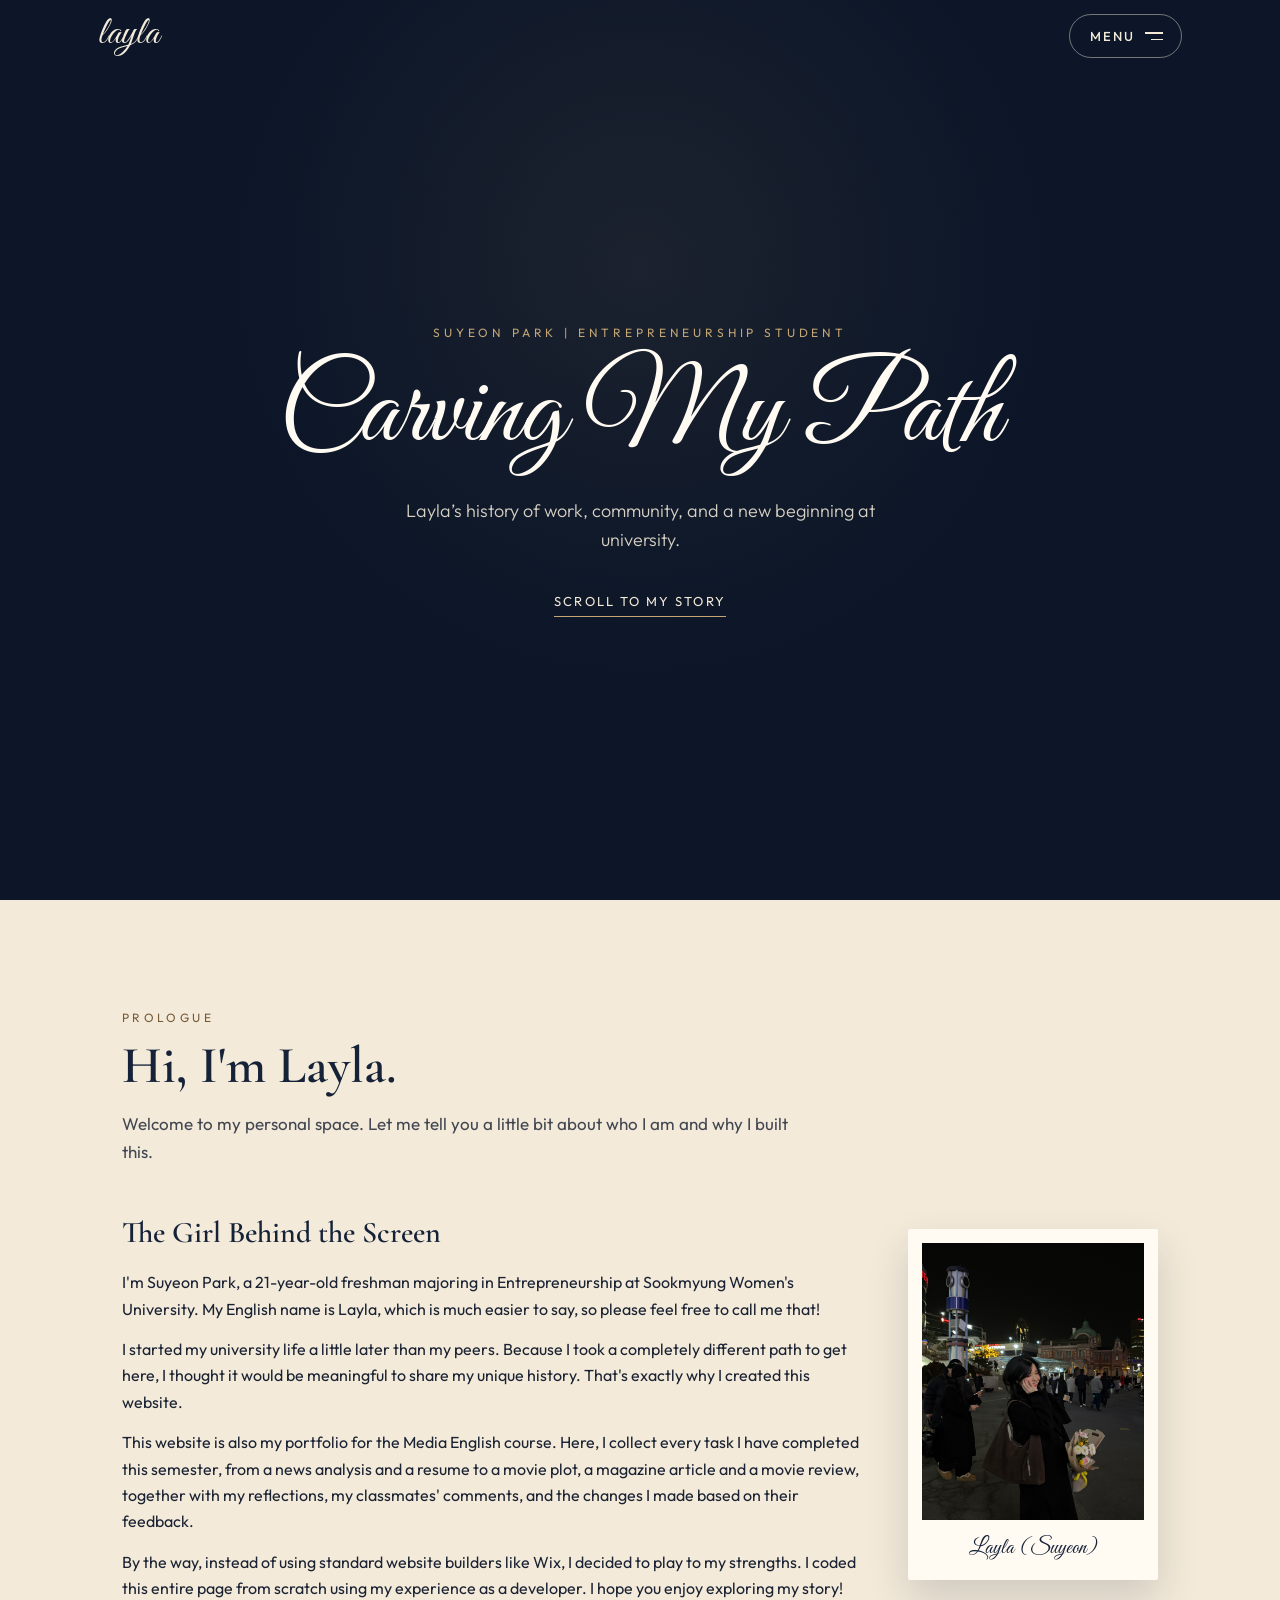
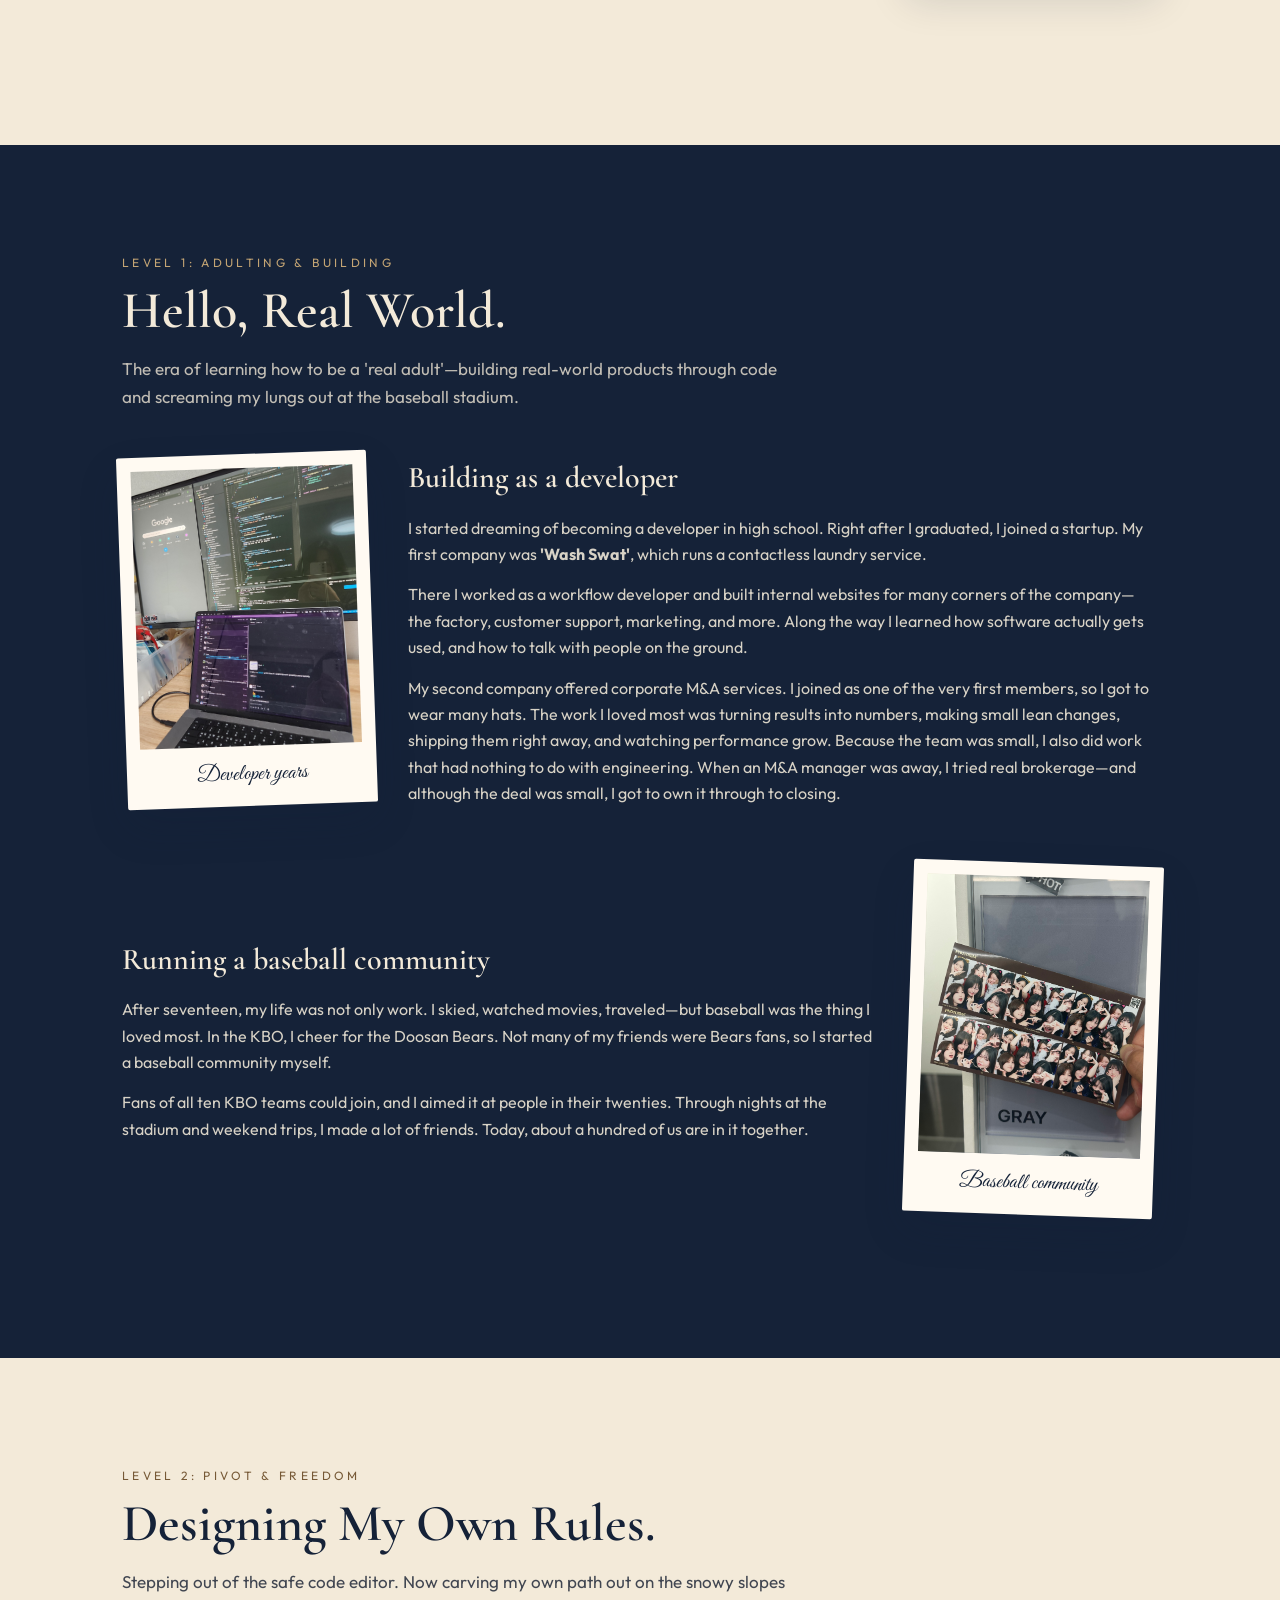
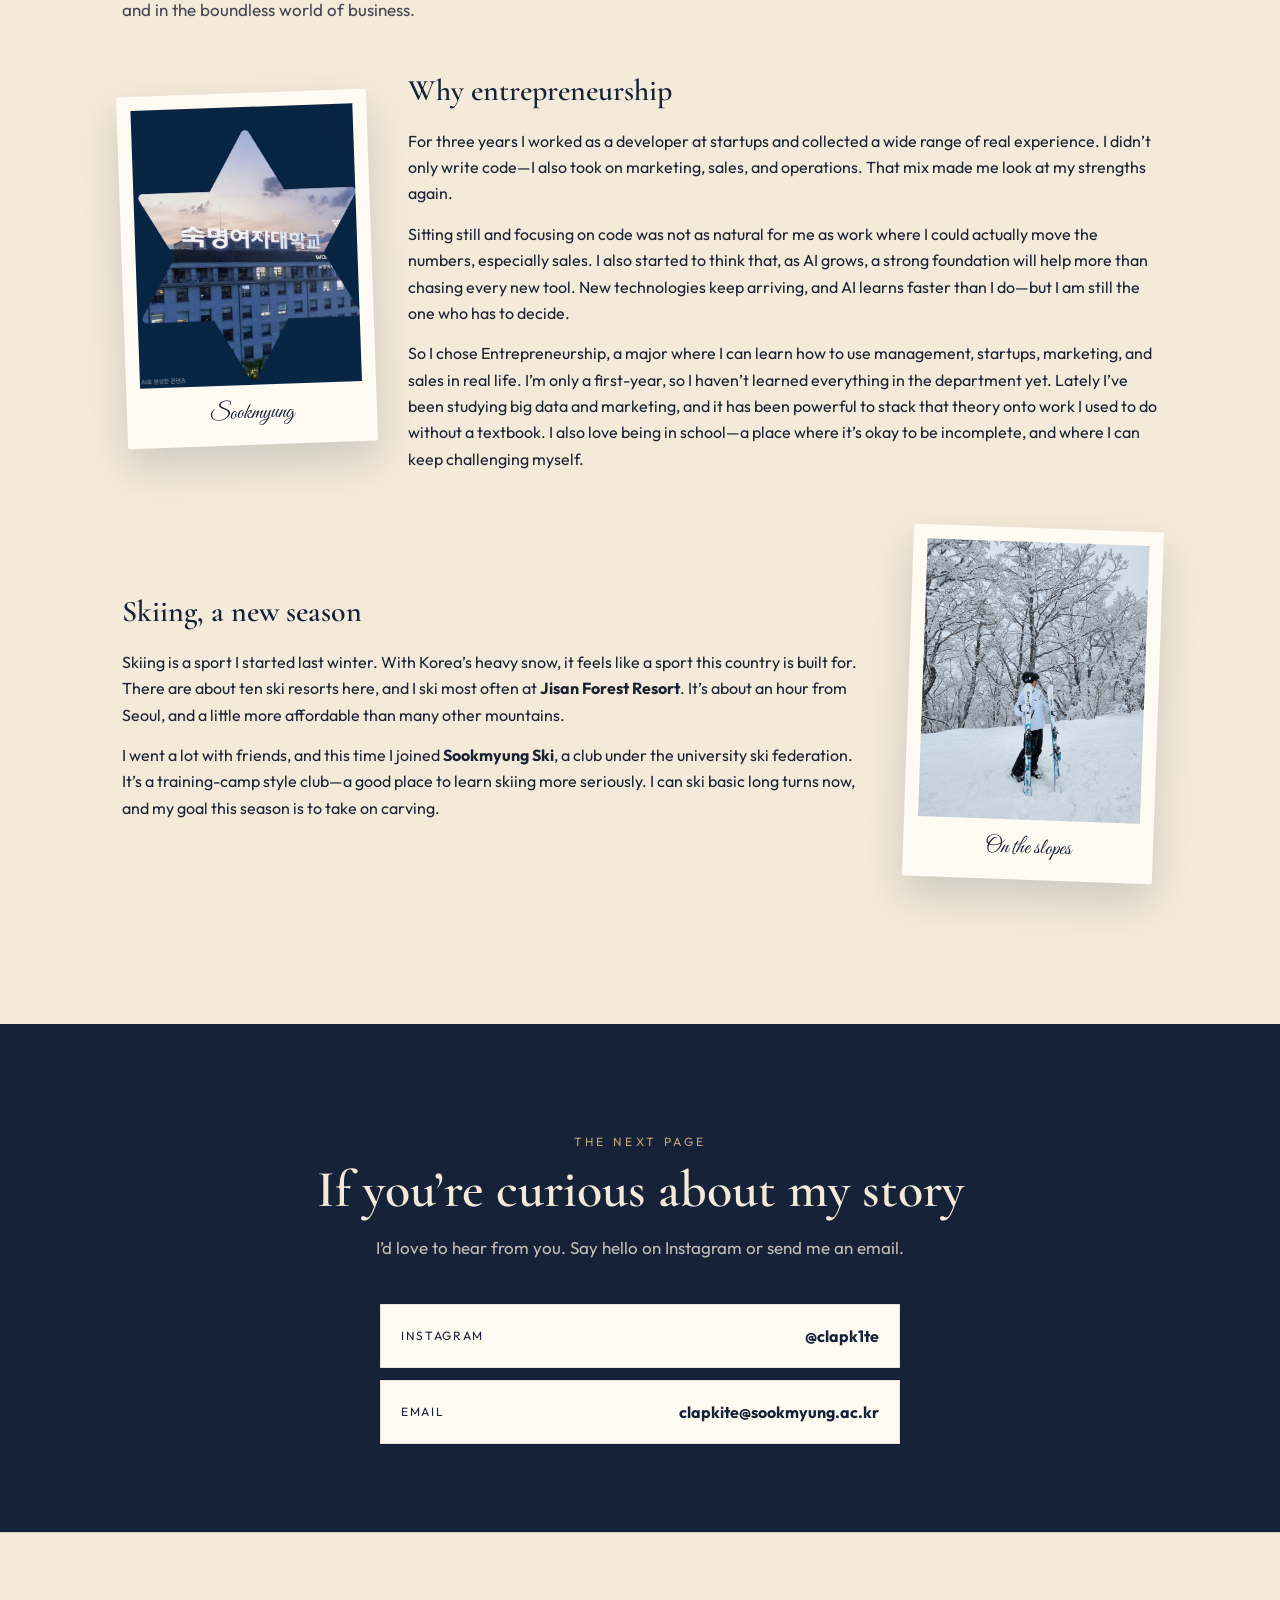
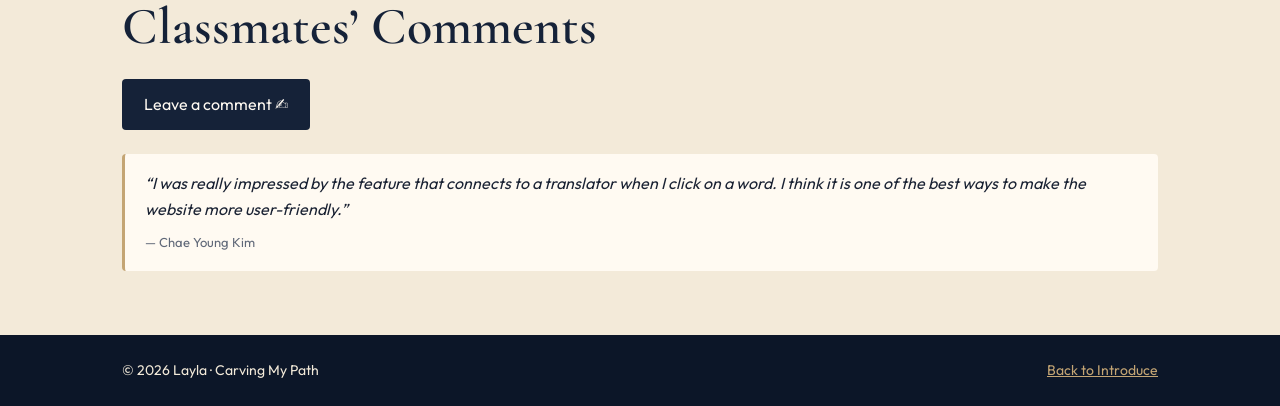
<file: index.html>
<!doctype html>
<html lang="en">
  <head>
    <meta charset="UTF-8" />
    <meta name="viewport" content="width=device-width, initial-scale=1.0" />
    <title>Carving My Path — Layla</title>
    <link rel="preconnect" href="https://fonts.googleapis.com" />
    <link rel="preconnect" href="https://fonts.gstatic.com" crossorigin />
    <link
      href="https://fonts.googleapis.com/css2?family=Cormorant+Garamond:ital,wght@0,500;0,600;0,700;1,500&family=Great+Vibes&family=Outfit:wght@300;400;500;600&display=swap"
      rel="stylesheet"
    />
    <link rel="stylesheet" href="css/common.css" />
    <link rel="stylesheet" href="introduce.css" />
  </head>
  <body data-page="introduce">
    <a class="skip-link" href="#page-content">Skip to content</a>
    <site-header></site-header>
    <main id="page-content">
      <section class="hero" id="main">
        <video
          class="hero__video"
          id="heroVideo"
          autoplay
          muted
          loop
          playsinline
          poster="assets/img/hero-fallback.svg"
        >
          <source src="assets/video/fireworks.mp4" type="video/mp4" />
        </video>
        <div class="hero__veil"></div>
        <div class="hero__content">
          <p class="hero__kicker">Suyeon Park | Entrepreneurship Student</p>
          <h1 class="hero__title">Carving My Path</h1>
          <p class="hero__sub">
            Layla’s history of work, community, and a new beginning at
            university.
          </p>
          <a class="scrollHint" href="#chapter1">Scroll to My Story</a>
        </div>
      </section>

      <section class="section" id="introduce">
        <div class="container">
          <p class="chapterLabel">Prologue</p>
          <h2 class="section__title">Hi, I'm Layla.</h2>
          <p class="section__lead">
            Welcome to my personal space. Let me tell you a little bit about who
            I am and why I built this.
          </p>

          <article class="storyRow storyRow--reverse">
            <!-- 왼쪽 글 영역 -->
            <div class="storyText reveal">
              <h3>The Girl Behind the Screen</h3>
              <p>
                I'm Suyeon Park, a 21-year-old freshman majoring in
                Entrepreneurship at Sookmyung Women's University. My English
                name is Layla, which is much easier to say, so please feel free
                to call me that!
              </p>
              <p>
                I started my university life a little later than my peers.
                Because I took a completely different path to get here, I
                thought it would be meaningful to share my unique history.
                That's exactly why I created this website.
              </p>
              <p>
                This website is also my portfolio for the Media English course.
                Here, I collect every task I have completed this semester, from
                a news analysis and a resume to a movie plot, a magazine
                article and a movie review, together with my reflections, my classmates' comments,
                and the changes I made based on their feedback.
              </p>
              <p>
                By the way, instead of using standard website builders like Wix,
                I decided to play to my strengths. I coded this entire page from
                scratch using my experience as a developer. I hope you enjoy
                exploring my story!
              </p>
            </div>

            <!-- 오른쪽 사진 영역 (오리지널 포맷 유지) -->
            <figure class="polaroid reveal">
              <!-- 사진 파일 이름(assets/img/profile.jpg 등)을 본인 사진 이름으로 바꿔주세요 -->
              <img src="assets/img/profile.jpeg" alt="Layla Profile Picture" />
              <figcaption>Layla (Suyeon)</figcaption>
            </figure>
          </article>
        </div>
      </section>

      <section class="section section--navy" id="chapter1">
        <div class="container">
          <p class="chapterLabel">Level 1: Adulting & Building</p>
          <h2 class="section__title">Hello, Real World.</h2>
          <p class="section__lead">
            The era of learning how to be a 'real adult'—building real-world
            products through code and screaming my lungs out at the baseball
            stadium.
          </p>

          <article class="storyRow">
            <figure class="polaroid">
              <!--
                PUT YOUR DEVELOPER PHOTO HERE:
                Replace this file: assets/img/dev.jpg
                (keep the same file name, or change src below)
              -->
              <img
                src="assets/img/dev.jpeg"
                alt="Layla working as a developer"
              />
              <figcaption>Developer years</figcaption>
            </figure>
            <div class="storyText">
              <h3>Building as a developer</h3>
              <p>
                I started dreaming of becoming a developer in high school. Right
                after I graduated, I joined a startup. My first company was
                <strong>'Wash Swat'</strong>, which runs a contactless laundry
                service.
              </p>
              <p>
                There I worked as a workflow developer and built internal
                websites for many corners of the company—the factory, customer
                support, marketing, and more. Along the way I learned how
                software actually gets used, and how to talk with people on the
                ground.
              </p>
              <p>
                My second company offered corporate M&amp;A services. I joined
                as one of the very first members, so I got to wear many hats.
                The work I loved most was turning results into numbers, making
                small lean changes, shipping them right away, and watching
                performance grow. Because the team was small, I also did work
                that had nothing to do with engineering. When an M&amp;A manager
                was away, I tried real brokerage—and although the deal was
                small, I got to own it through to closing.
              </p>
            </div>
          </article>

          <article class="storyRow storyRow--reverse">
            <figure class="polaroid">
              <!--
                PUT YOUR BASEBALL CLUB LOGO / PHOTO HERE:
                Replace this file: assets/img/baseball-club.jpg
              -->
              <img
                src="assets/img/baseball-club.jpeg"
                alt="Logo of Layla’s baseball community"
              />
              <figcaption>Baseball community</figcaption>
            </figure>
            <div class="storyText">
              <h3>Running a baseball community</h3>
              <p>
                After seventeen, my life was not only work. I skied, watched
                movies, traveled—but baseball was the thing I loved most. In the
                KBO, I cheer for the Doosan Bears. Not many of my friends were
                Bears fans, so I started a baseball community myself.
              </p>
              <p>
                Fans of all ten KBO teams could join, and I aimed it at people
                in their twenties. Through nights at the stadium and weekend
                trips, I made a lot of friends. Today, about a hundred of us are
                in it together.
              </p>
            </div>
          </article>
        </div>
      </section>

      <section class="section" id="chapter2">
        <div class="container">
          <p class="chapterLabel">Level 2: Pivot & Freedom</p>
          <h2 class="section__title">Designing My Own Rules.</h2>
          <p class="section__lead">
            Stepping out of the safe code editor. Now carving my own path out on
            the snowy slopes and in the boundless world of business.
          </p>

          <article class="storyRow">
            <figure class="polaroid">
              <!--
                PUT YOUR SOOKMYUNG PHOTO HERE:
                Replace this file: assets/img/sookmyung.jpg
              -->
              <img
                src="assets/img/sookmyung.jpeg"
                alt="Sookmyung Women’s University"
              />
              <figcaption>Sookmyung</figcaption>
            </figure>
            <div class="storyText">
              <h3>Why entrepreneurship</h3>
              <p>
                For three years I worked as a developer at startups and
                collected a wide range of real experience. I didn’t only write
                code—I also took on marketing, sales, and operations. That mix
                made me look at my strengths again.
              </p>
              <p>
                Sitting still and focusing on code was not as natural for me as
                work where I could actually move the numbers, especially sales.
                I also started to think that, as AI grows, a strong foundation
                will help more than chasing every new tool. New technologies
                keep arriving, and AI learns faster than I do—but I am still the
                one who has to decide.
              </p>
              <p>
                So I chose Entrepreneurship, a major where I can learn how to
                use management, startups, marketing, and sales in real life. I’m
                only a first-year, so I haven’t learned everything in the
                department yet. Lately I’ve been studying big data and
                marketing, and it has been powerful to stack that theory onto
                work I used to do without a textbook. I also love being in
                school—a place where it’s okay to be incomplete, and where I can
                keep challenging myself.
              </p>
            </div>
          </article>

          <article class="storyRow storyRow--reverse">
            <figure class="polaroid">
              <!--
                PUT YOUR SKIING PHOTO HERE:
                Replace this file: assets/img/ski.jpg
              -->
              <img src="assets/img/ski.jpeg" alt="Layla skiing" />
              <figcaption>On the slopes</figcaption>
            </figure>
            <div class="storyText">
              <h3>Skiing, a new season</h3>
              <p>
                Skiing is a sport I started last winter. With Korea’s heavy
                snow, it feels like a sport this country is built for. There are
                about ten ski resorts here, and I ski most often at
                <strong>Jisan Forest Resort</strong>. It’s about an hour from
                Seoul, and a little more affordable than many other mountains.
              </p>
              <p>
                I went a lot with friends, and this time I joined
                <strong>Sookmyung Ski</strong>, a club under the university ski
                federation. It’s a training-camp style club—a good place to
                learn skiing more seriously. I can ski basic long turns now, and
                my goal this season is to take on carving.
              </p>
            </div>
          </article>
        </div>
      </section>

      <section class="section contact section--navy" id="contact">
        <div class="container contact__inner">
          <p class="chapterLabel">The next page</p>
          <h2 class="section__title">If you’re curious about my story</h2>
          <p class="section__lead">
            I’d love to hear from you. Say hello on Instagram or send me an
            email.
          </p>
          <div class="contactCard">
            <a
              class="contactItem"
              href="https://instagram.com/clapk1te"
              target="_blank"
              rel="noreferrer"
            >
              <!-- Replace your_id with your Instagram handle in both the href and the text. -->
              <span>Instagram</span>
              <strong>@clapk1te</strong>
            </a>
            <a class="contactItem" href="mailto:clapkite@sookmyung.ac.kr">
              <!-- Replace your@email.com in both the href and the text. -->
              <span>Email</span>
              <strong>clapkite@sookmyung.ac.kr</strong>
            </a>
          </div>
        </div>
      </section>
      <site-comments page="Introduce"></site-comments>
    </main>

    <site-footer></site-footer>
    <script src="components/header.js" defer></script>
    <script src="components/footer.js" defer></script>
    <script src="components/comments-data.js" defer></script>
    <script src="components/comments.js" defer></script>
    <script src="js/script.js" defer></script>
  </body>
</html>
</file>
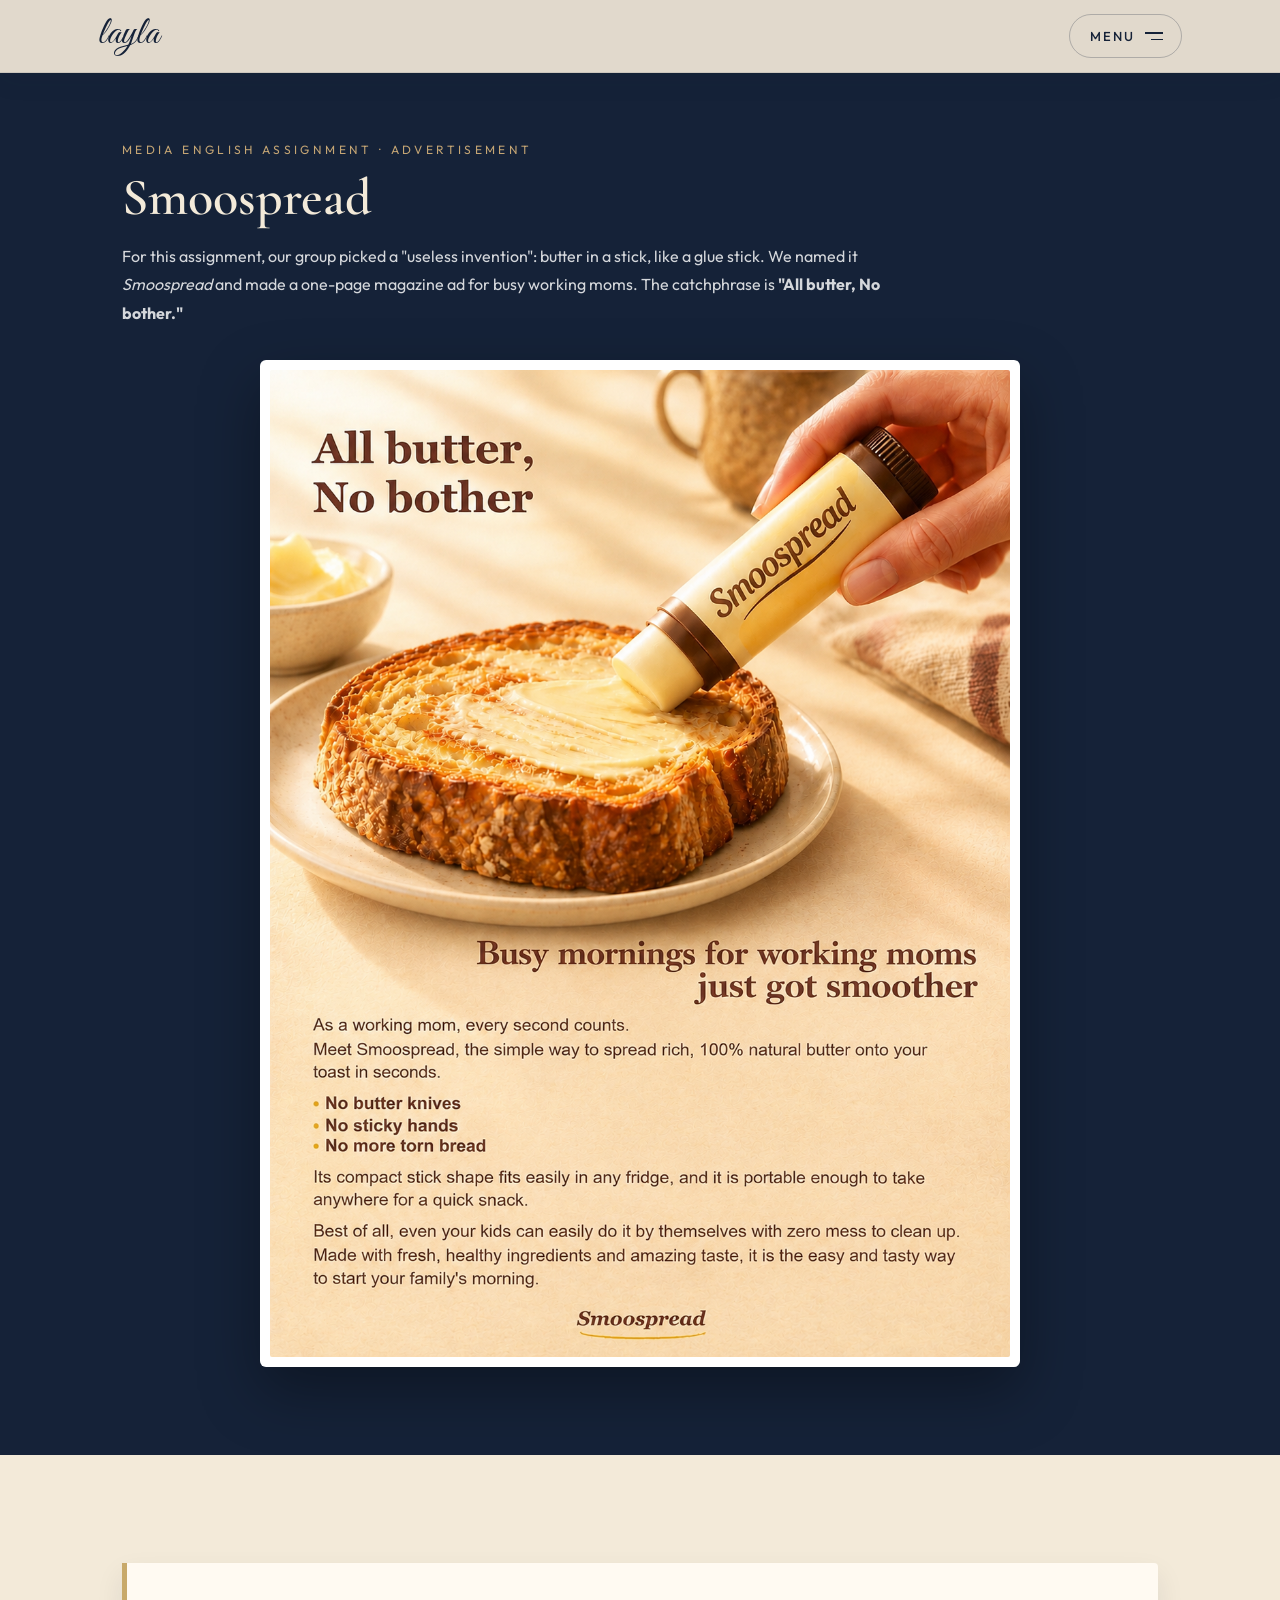
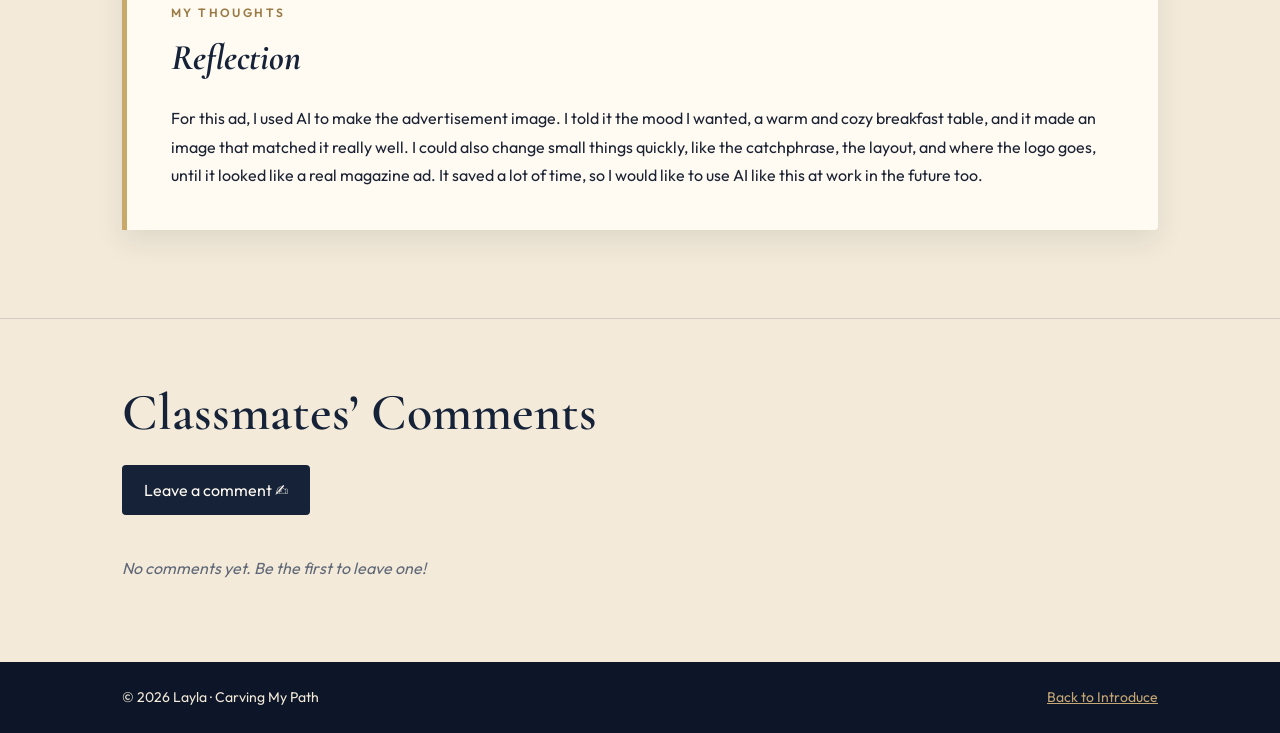
<file: advertisement/index.html>
<!doctype html>
<html lang="en">
  <head>
    <script>
      // /advertisement -> /advertisement/ 로 보정 (CSS·JS 경로 깨짐 방지)
      if (
        location.protocol !== "file:" &&
        !/\/$|\.html$/.test(location.pathname)
      ) {
        location.replace(
          location.pathname + "/" + location.search + location.hash,
        );
      }
    </script>
    <meta charset="UTF-8" />
    <meta name="viewport" content="width=device-width, initial-scale=1.0" />
    <title>Advertisement — Carving My Path</title>
    <link rel="preconnect" href="https://fonts.googleapis.com" />
    <link rel="preconnect" href="https://fonts.gstatic.com" crossorigin />
    <link
      href="https://fonts.googleapis.com/css2?family=Cormorant+Garamond:ital,wght@0,500;0,600;0,700;1,500&family=Great+Vibes&family=Outfit:wght@300;400;500;600&display=swap"
      rel="stylesheet"
    />
    <link rel="stylesheet" href="../css/common.css" />
    <link rel="stylesheet" href="advertisement.css" />
  </head>
  <body data-page="ad">
    <a class="skip-link" href="#page-content">Skip to content</a>
    <site-header></site-header>
    <main id="page-content">
      <section class="section section--navy" id="advertisement">
        <div class="container">
          <p class="chapterLabel">Media English Assignment · Advertisement</p>
          <h1 class="section__title">Smoospread</h1>
          <p class="adIntro">
            For this assignment, our group picked a "useless invention": butter
            in a stick, like a glue stick. We named it <em>Smoospread</em> and
            made a one-page magazine ad for busy working moms. The catchphrase
            is <strong>"All butter, No bother."</strong>
          </p>

          <figure class="adFrame">
            <a
              href="../assets/img/smoospread-ad.png"
              target="_blank"
              rel="noopener"
            >
              <!-- 광고 이미지 파일: assets/img/smoospread-ad.png -->
              <img
                src="../assets/img/smoospread-ad.png"
                alt="Smoospread magazine advertisement: All butter, No bother"
              />
            </a>
          </figure>
        </div>
      </section>

      <section class="section" id="ad-reflection">
        <div class="container">
          <blockquote class="adReflection">
            <p class="adReflection__label">My Thoughts</p>
            <h2>Reflection</h2>
            <p>
              For this ad, I used AI to make the advertisement image. I told it
              the mood I wanted, a warm and cozy breakfast table, and it made an
              image that matched it really well. I could also change small
              things quickly, like the catchphrase, the layout, and where the
              logo goes, until it looked like a real magazine ad. It saved a lot
              of time, so I would like to use AI like this at work in the future
              too.
            </p>
          </blockquote>
        </div>
      </section>

      <site-comments page="Advertisement"></site-comments>
    </main>

    <site-footer></site-footer>
    <script src="../components/header.js" defer></script>
    <script src="../components/footer.js" defer></script>
    <script src="../components/comments-data.js" defer></script>
    <script src="../components/comments.js" defer></script>
    <script src="../js/script.js" defer></script>
  </body>
</html>
</file>
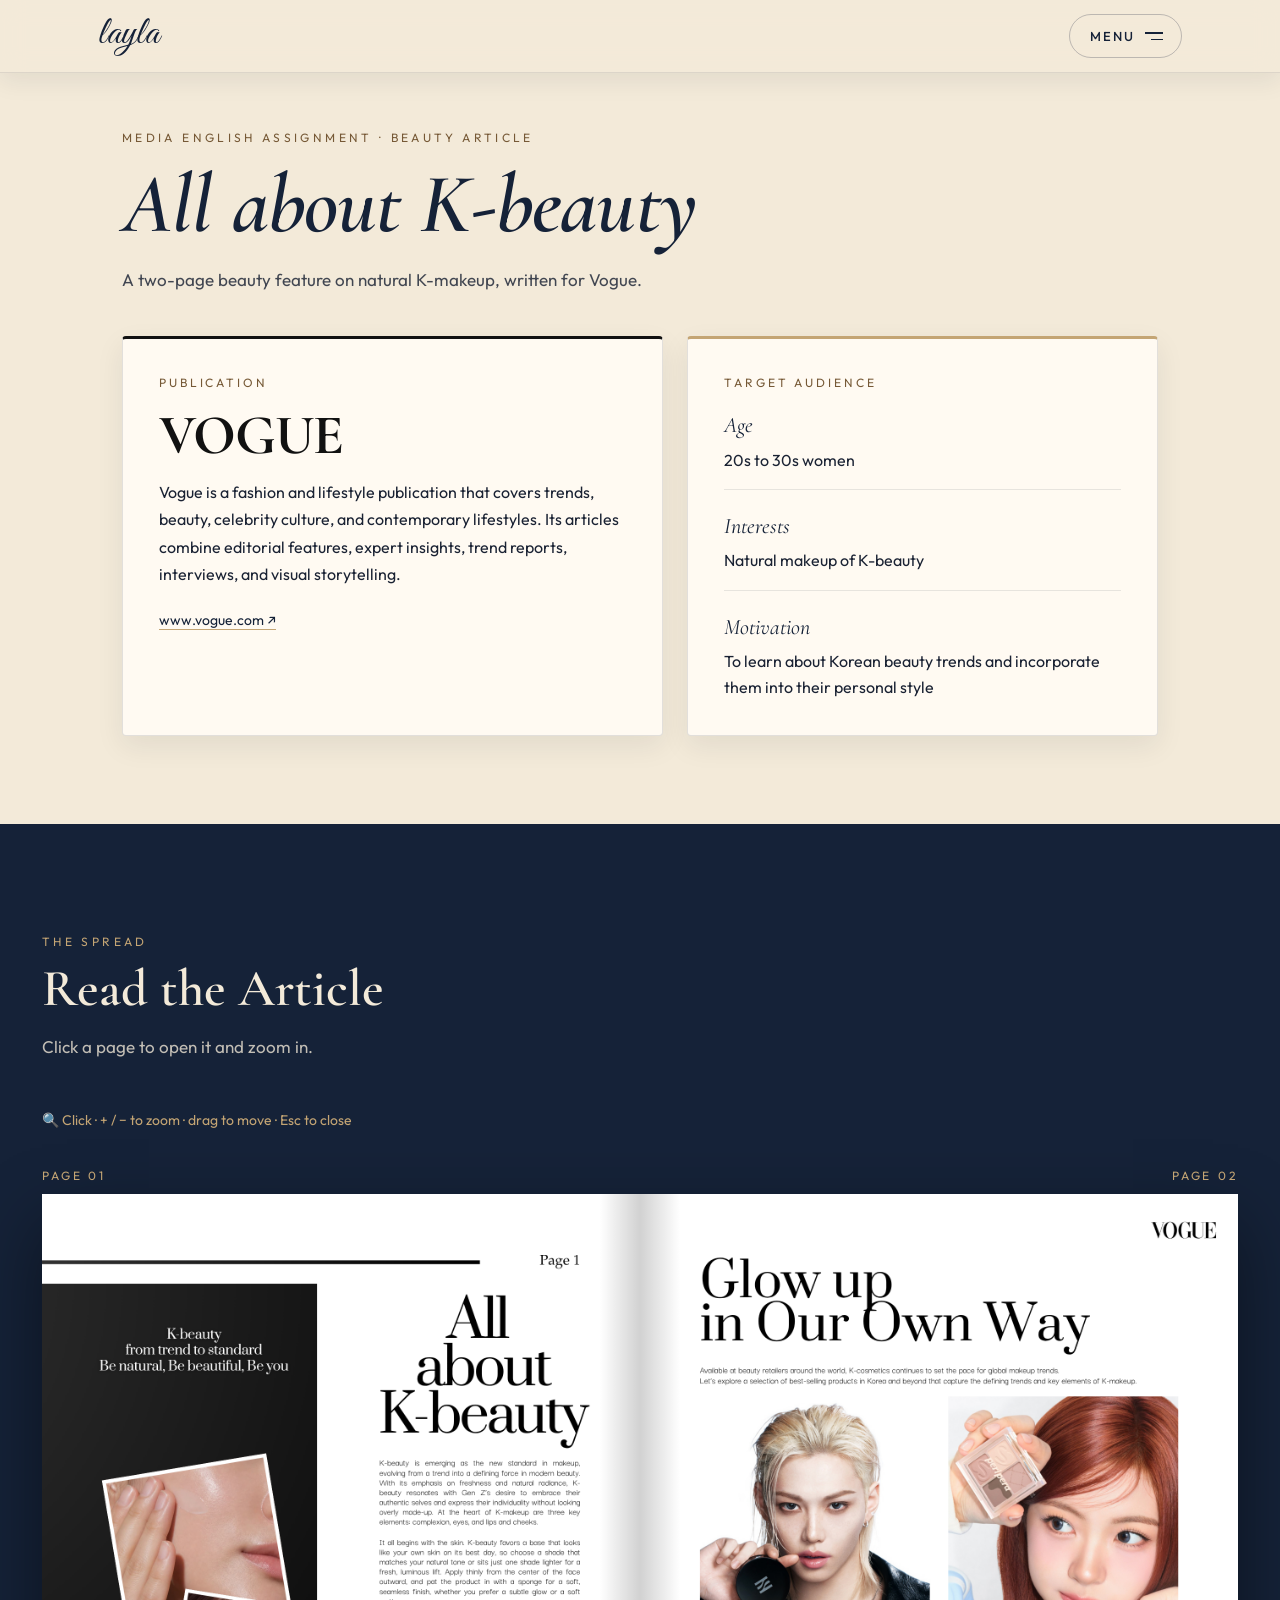
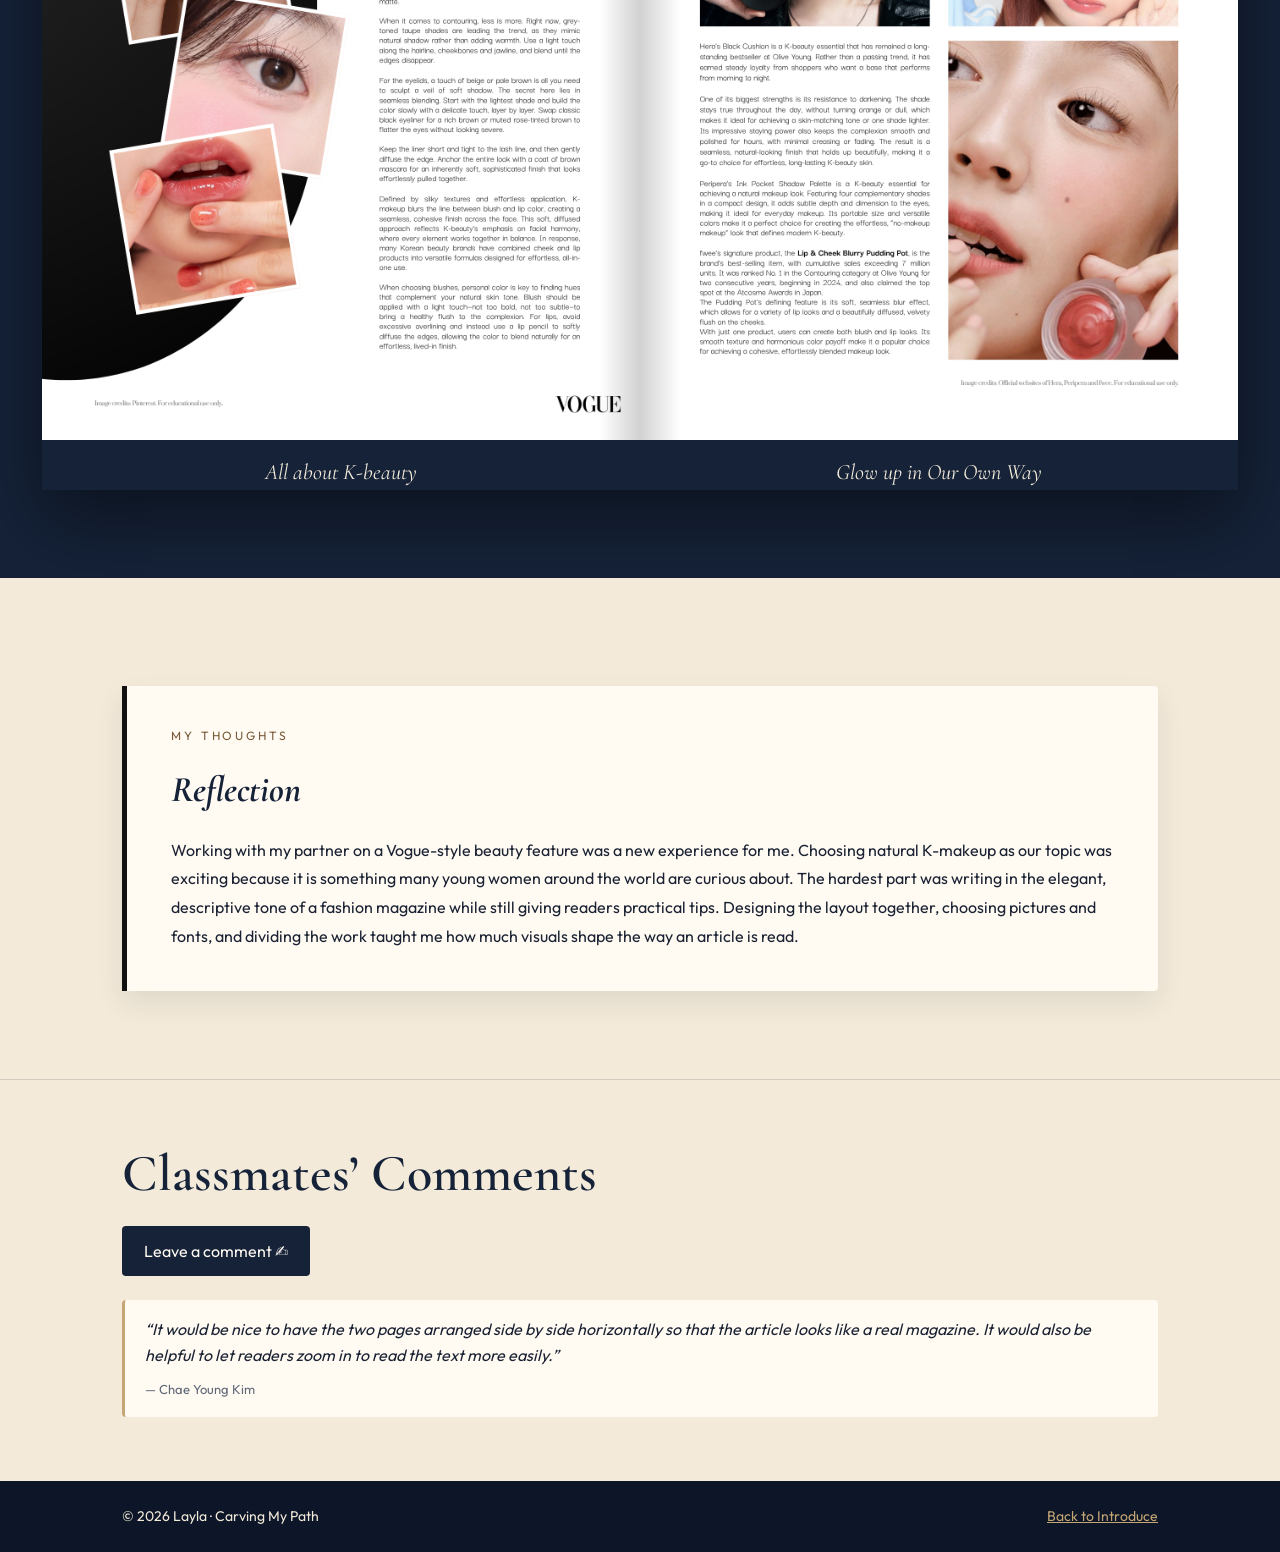
<file: article/index.html>
<!doctype html>
<html lang="en">
  <head>
    <script>
      // /article -> /article/ 로 보정 (CSS·JS 경로 깨짐 방지)
      if (
        location.protocol !== "file:" &&
        !/\/$|\.html$/.test(location.pathname)
      ) {
        location.replace(
          location.pathname + "/" + location.search + location.hash,
        );
      }
    </script>
    <meta charset="UTF-8" />
    <meta name="viewport" content="width=device-width, initial-scale=1.0" />
    <title>Article — Carving My Path</title>
    <link rel="preconnect" href="https://fonts.googleapis.com" />
    <link rel="preconnect" href="https://fonts.gstatic.com" crossorigin />
    <link
      href="https://fonts.googleapis.com/css2?family=Cormorant+Garamond:ital,wght@0,500;0,600;0,700;1,500&family=Great+Vibes&family=Outfit:wght@300;400;500;600&display=swap"
      rel="stylesheet"
    />
    <link rel="stylesheet" href="../css/common.css" />
    <link rel="stylesheet" href="article.css" />
  </head>
  <body data-page="article">
    <a class="skip-link" href="#page-content">Skip to content</a>
    <site-header></site-header>
    <main id="page-content">
      <section class="section" id="article-info">
        <div class="container">
          <p class="chapterLabel">Media English Assignment · Beauty Article</p>
          <h1 class="section__title">All about K-beauty</h1>
          <p class="section__lead">
            A two-page beauty feature on natural K-makeup, written for Vogue.
          </p>

          <div class="infoGrid">
            <article class="mastCard">
              <p class="mastCard__label">Publication</p>
              <a
                class="mastCard__logo"
                href="https://www.vogue.com/"
                target="_blank"
                rel="noopener noreferrer"
                >VOGUE</a
              >
              <p>
                Vogue is a fashion and lifestyle publication that covers trends,
                beauty, celebrity culture, and contemporary lifestyles. Its
                articles combine editorial features, expert insights, trend
                reports, interviews, and visual storytelling.
              </p>
              <a
                class="mastCard__link"
                href="https://www.vogue.com/"
                target="_blank"
                rel="noopener noreferrer"
                >www.vogue.com ↗</a
              >
            </article>

            <article class="audienceCard">
              <p class="mastCard__label">Target Audience</p>
              <dl class="audienceList">
                <div>
                  <dt>Age</dt>
                  <dd>20s to 30s women</dd>
                </div>
                <div>
                  <dt>Interests</dt>
                  <dd>Natural makeup of K-beauty</dd>
                </div>
                <div>
                  <dt>Motivation</dt>
                  <dd>
                    To learn about Korean beauty trends and incorporate them
                    into their personal style
                  </dd>
                </div>
              </dl>
            </article>
          </div>
        </div>
      </section>

      <section class="section section--navy" id="article-spread">
        <div class="container">
          <p class="chapterLabel">The Spread</p>
          <h2 class="section__title">Read the Article</h2>
          <p class="section__lead">Click a page to open it and zoom in.</p>
          <p class="zoomHint">🔍 Click · + / − to zoom · drag to move · Esc to close</p>

          <div class="spread">
            <figure class="spreadPage">
              <span class="spreadPage__num">Page 01</span>
              <a
                href="../assets/img/article-page-1.png"
                target="_blank"
                rel="noopener"
              >
                <img
                  src="../assets/img/article-page-1.png"
                  alt="Vogue article page 1: All about K-beauty"
                  width="1414"
                  height="2000"
                />
              </a>
              <figcaption>All about K-beauty</figcaption>
            </figure>
            <figure class="spreadPage">
              <span class="spreadPage__num">Page 02</span>
              <a
                href="../assets/img/article-page-2.png"
                target="_blank"
                rel="noopener"
              >
                <img
                  src="../assets/img/article-page-2.png"
                  alt="Vogue article page 2: Glow up in Our Own Way"
                  width="1414"
                  height="2000"
                  loading="lazy"
                />
              </a>
              <figcaption>Glow up in Our Own Way</figcaption>
            </figure>
          </div>
        </div>
      </section>

      <section class="section" id="article-reflection">
        <div class="container">
          <blockquote class="reflectionNote">
            <p class="mastCard__label">My Thoughts</p>
            <h2>Reflection</h2>
            <p>
              Working with my partner on a Vogue-style beauty feature was a new
              experience for me. Choosing natural K-makeup as our topic was
              exciting because it is something many young women around the world
              are curious about. The hardest part was writing in the elegant,
              descriptive tone of a fashion magazine while still giving readers
              practical tips. Designing the layout together, choosing pictures
              and fonts, and dividing the work taught me how much visuals shape
              the way an article is read.
            </p>
          </blockquote>
        </div>
      </section>

      <site-comments page="Article"></site-comments>
    </main>

    <site-footer></site-footer>
    <script src="../components/header.js" defer></script>
    <script src="../components/footer.js" defer></script>
    <script src="../components/comments-data.js" defer></script>
    <script src="../components/comments.js" defer></script>
    <script src="../js/script.js" defer></script>
    <script src="article.js" defer></script>
  </body>
</html>
</file>
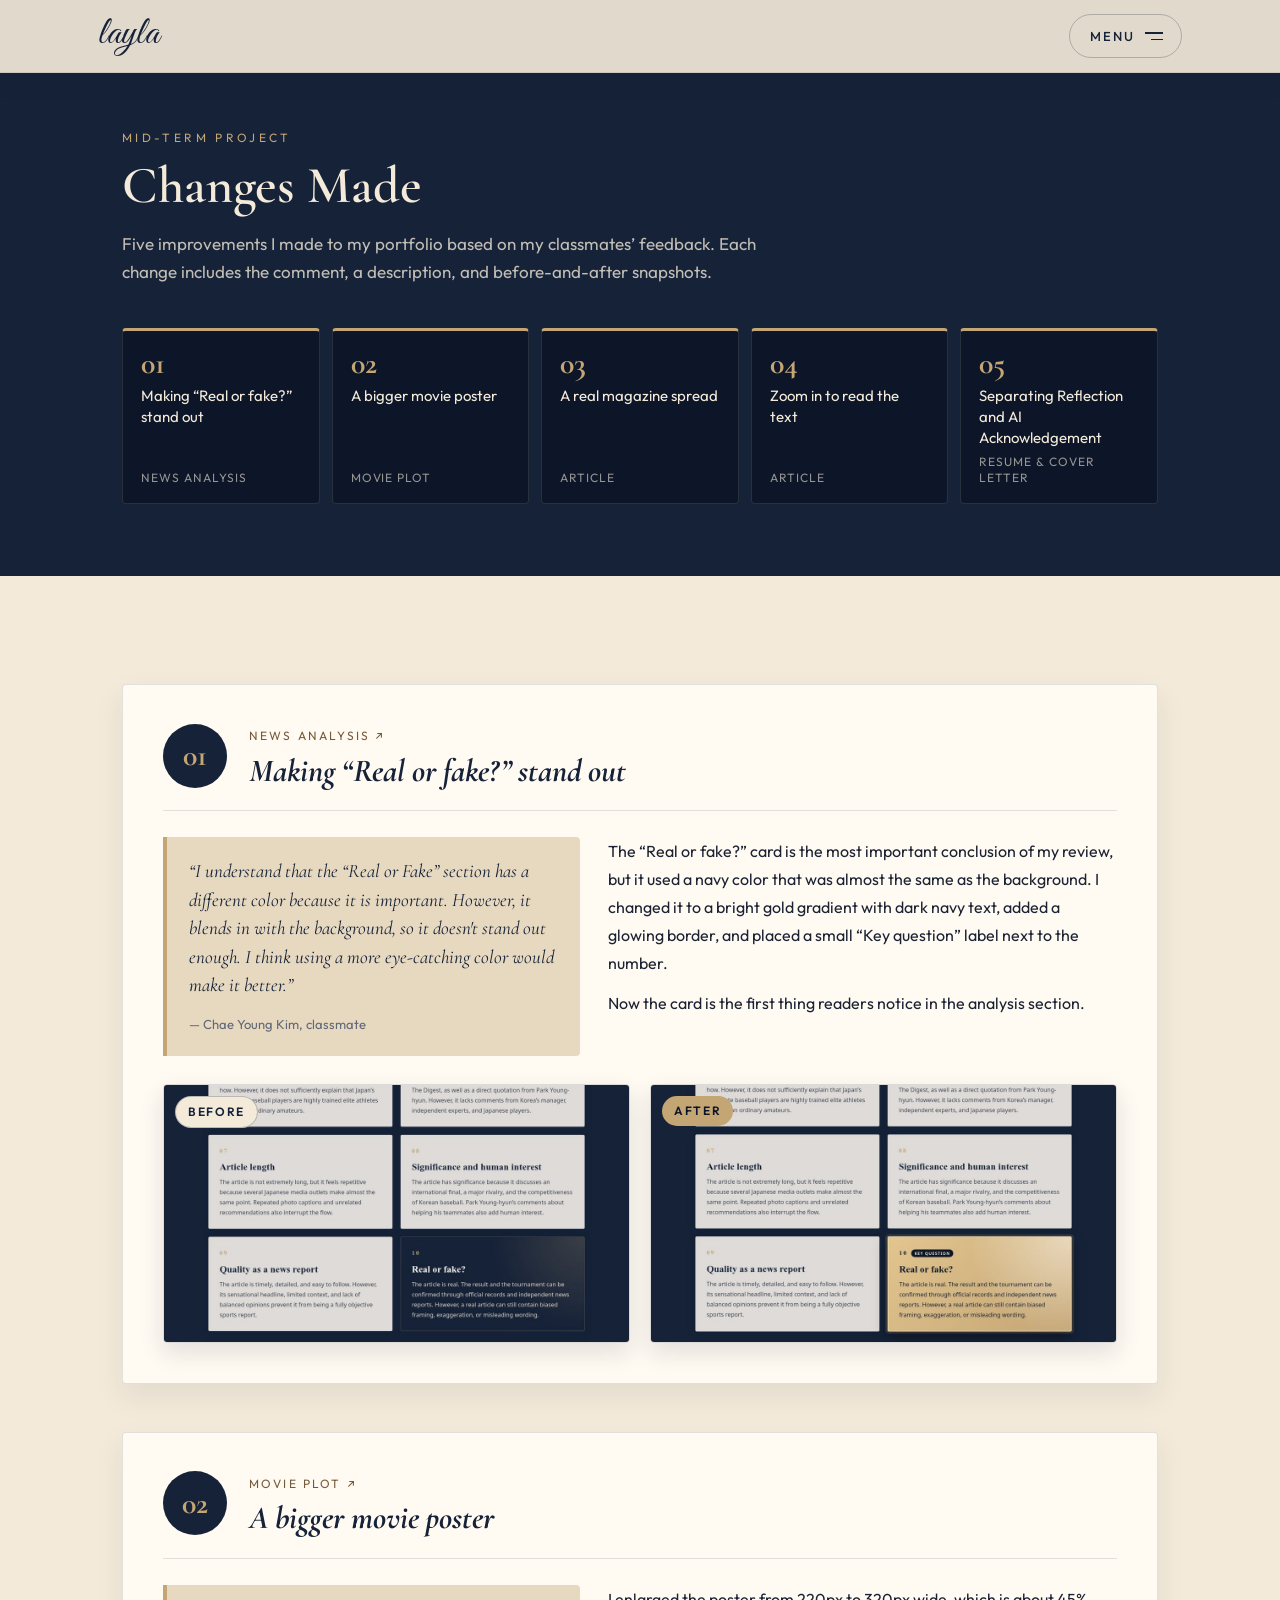
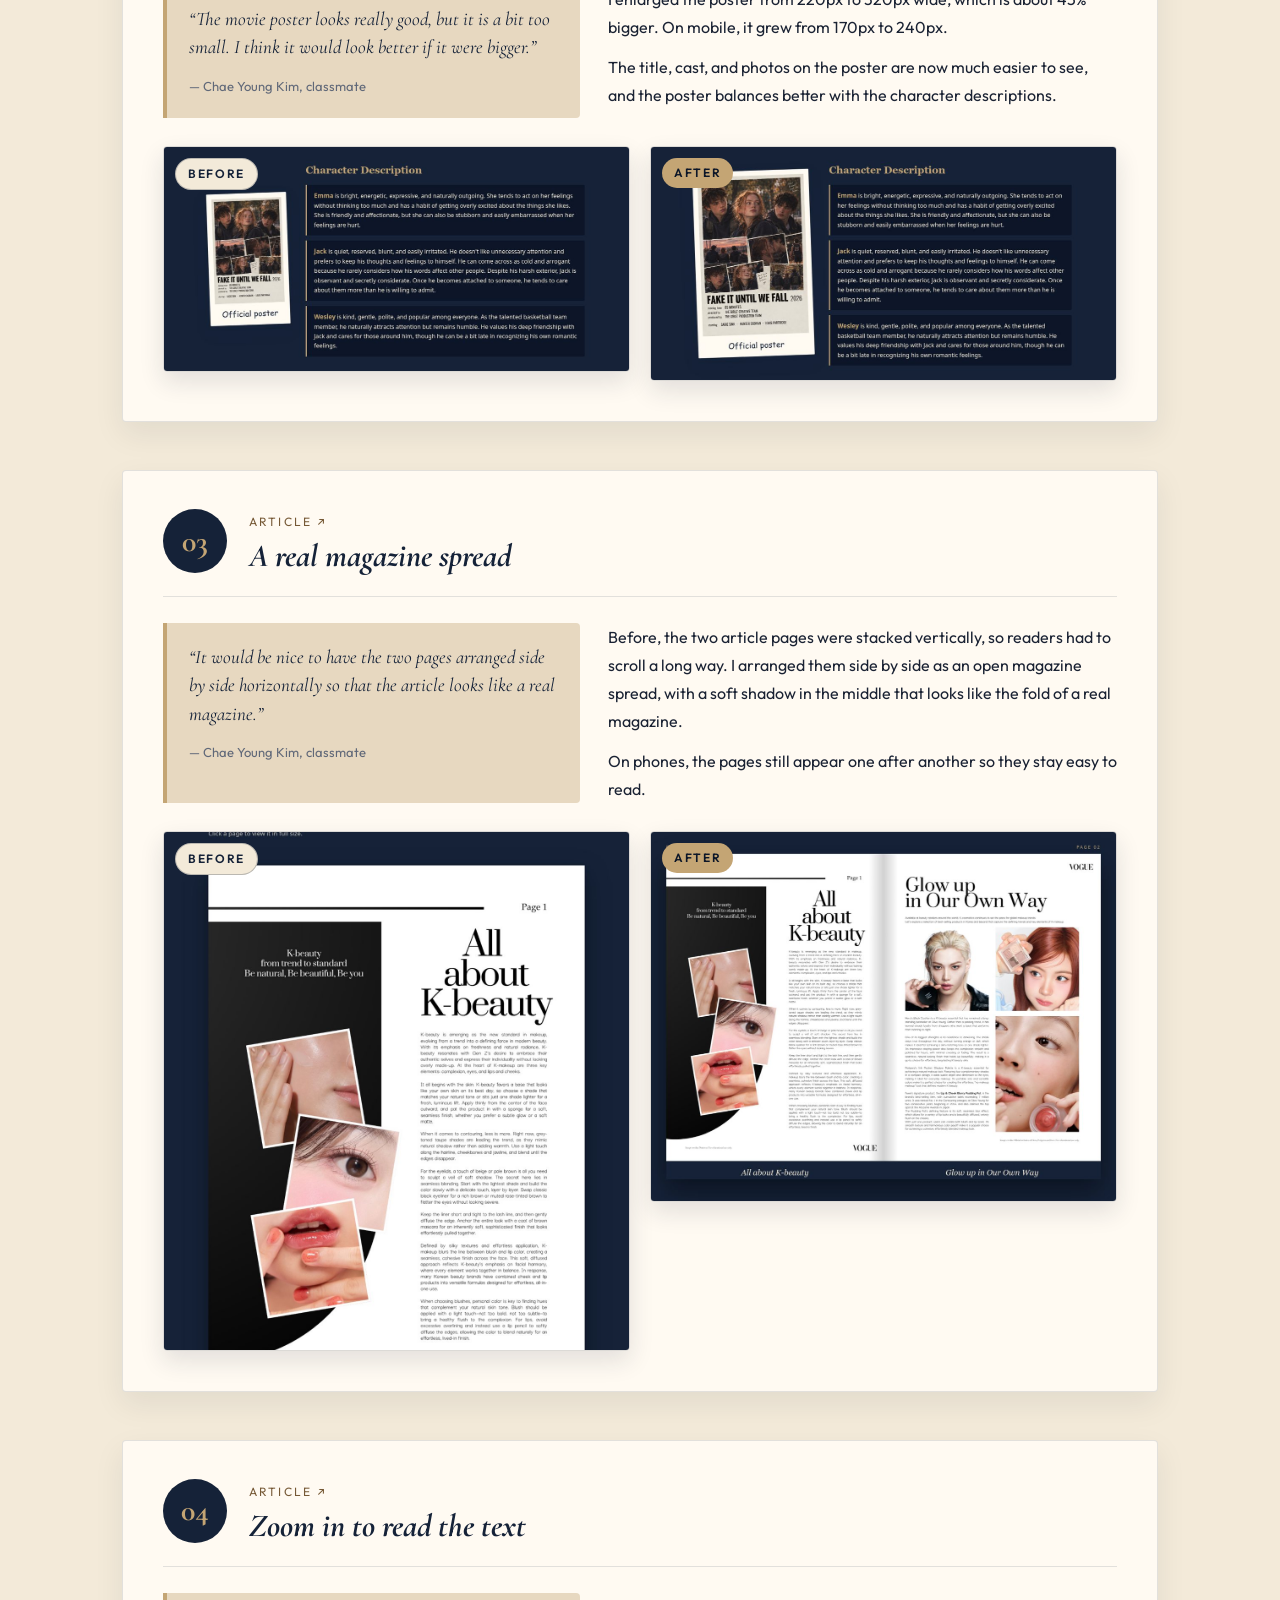
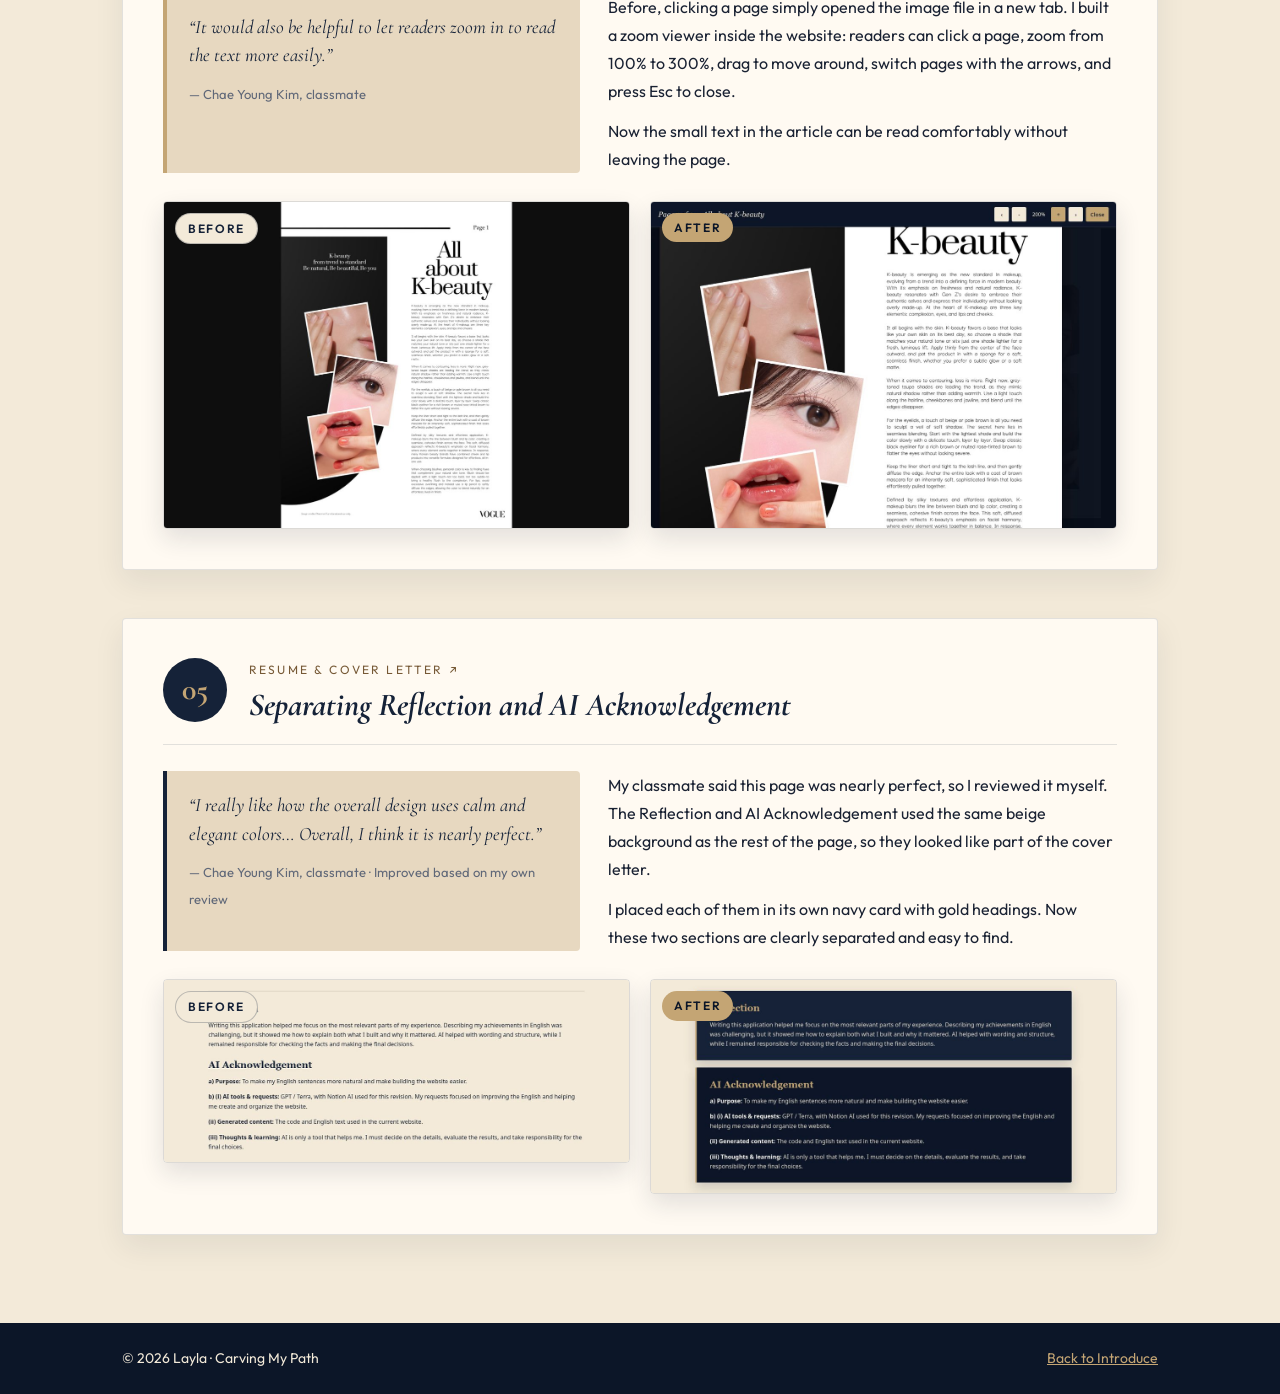
<file: changes-made/index.html>
<!doctype html>
<html lang="en">
  <head>
    <script>
      // /changes-made -> /changes-made/ 로 보정 (CSS·JS 경로 깨짐 방지)
      if (
        location.protocol !== "file:" &&
        !/\/$|\.html$/.test(location.pathname)
      ) {
        location.replace(
          location.pathname + "/" + location.search + location.hash,
        );
      }
    </script>
    <meta charset="UTF-8" />
    <meta name="viewport" content="width=device-width, initial-scale=1.0" />
    <title>Changes Made — Carving My Path</title>
    <link rel="preconnect" href="https://fonts.googleapis.com" />
    <link rel="preconnect" href="https://fonts.gstatic.com" crossorigin />
    <link
      href="https://fonts.googleapis.com/css2?family=Cormorant+Garamond:ital,wght@0,500;0,600;0,700;1,500&family=Great+Vibes&family=Outfit:wght@300;400;500;600&display=swap"
      rel="stylesheet"
    />
    <link rel="stylesheet" href="../css/common.css" />
    <link rel="stylesheet" href="changes-made.css" />
  </head>
  <body data-page="changes">
    <a class="skip-link" href="#page-content">Skip to content</a>
    <site-header></site-header>
    <main id="page-content">
      <section class="section section--navy" id="changes-intro">
        <div class="container">
          <p class="chapterLabel">Mid-term Project</p>
          <h1 class="section__title">Changes Made</h1>
          <p class="section__lead">
            Five improvements I made to my portfolio based on my classmates’
            feedback. Each change includes the comment, a description, and
            before-and-after snapshots.
          </p>
          <ol class="changeToc">
            <li>
              <a href="#change-01"
                ><span>01</span>Making “Real or fake?” stand out<em
                  >News Analysis</em
                ></a
              >
            </li>
            <li>
              <a href="#change-02"
                ><span>02</span>A bigger movie poster<em>Movie Plot</em></a
              >
            </li>
            <li>
              <a href="#change-03"
                ><span>03</span>A real magazine spread<em>Article</em></a
              >
            </li>
            <li>
              <a href="#change-04"
                ><span>04</span>Zoom in to read the text<em>Article</em></a
              >
            </li>
            <li>
              <a href="#change-05"
                ><span>05</span>Separating Reflection and AI Acknowledgement<em
                  >Resume &amp; Cover Letter</em
                ></a
              >
            </li>
          </ol>
        </div>
      </section>

      <section class="section" id="changes-list">
        <div class="container changeList">
          <article class="changeCard" id="change-01">
            <header class="changeCard__head">
              <span class="changeCard__num">01</span>
              <div>
                <a class="changeCard__page" href="../news-analysis/"
                  >News Analysis ↗</a
                >
                <h2>Making “Real or fake?” stand out</h2>
              </div>
            </header>
            <div class="changeCard__body">
              <blockquote class="changeCard__feedback">
                <p>
                  “I understand that the “Real or Fake” section has a different
                  color because it is important. However, it blends in with the
                  background, so it doesn't stand out enough. I think using a
                  more eye-catching color would make it better.”
                </p>
                <cite>— Chae Young Kim, classmate</cite>
              </blockquote>
              <div class="changeCard__text">
                <p>
                  The “Real or fake?” card is the most important conclusion of
                  my review, but it used a navy color that was almost the same
                  as the background. I changed it to a bright gold gradient with
                  dark navy text, added a glowing border, and placed a small
                  “Key question” label next to the number.
                </p>
                <p>
                  Now the card is the first thing readers notice in the analysis
                  section.
                </p>
              </div>
            </div>
            <div class="beforeAfter">
              <figure>
                <span class="tag tag--before">Before</span>
                <a
                  href="../assets/img/changes/news-before.jpg"
                  target="_blank"
                  rel="noopener"
                  ><img
                    src="../assets/img/changes/news-before.jpg"
                    alt="Making “Real or fake?” stand out — before"
                    loading="lazy"
                /></a>
              </figure>
              <figure>
                <span class="tag tag--after">After</span>
                <a
                  href="../assets/img/changes/news-after.jpg"
                  target="_blank"
                  rel="noopener"
                  ><img
                    src="../assets/img/changes/news-after.jpg"
                    alt="Making “Real or fake?” stand out — after"
                    loading="lazy"
                /></a>
              </figure>
            </div>
          </article>
          <article class="changeCard" id="change-02">
            <header class="changeCard__head">
              <span class="changeCard__num">02</span>
              <div>
                <a class="changeCard__page" href="../movie-plot/"
                  >Movie Plot ↗</a
                >
                <h2>A bigger movie poster</h2>
              </div>
            </header>
            <div class="changeCard__body">
              <blockquote class="changeCard__feedback">
                <p>
                  “The movie poster looks really good, but it is a bit too
                  small. I think it would look better if it were bigger.”
                </p>
                <cite>— Chae Young Kim, classmate</cite>
              </blockquote>
              <div class="changeCard__text">
                <p>
                  I enlarged the poster from 220px to 320px wide, which is about
                  45% bigger. On mobile, it grew from 170px to 240px.
                </p>
                <p>
                  The title, cast, and photos on the poster are now much easier
                  to see, and the poster balances better with the character
                  descriptions.
                </p>
              </div>
            </div>
            <div class="beforeAfter">
              <figure>
                <span class="tag tag--before">Before</span>
                <a
                  href="../assets/img/changes/movie-before.jpg"
                  target="_blank"
                  rel="noopener"
                  ><img
                    src="../assets/img/changes/movie-before.jpg"
                    alt="A bigger movie poster — before"
                    loading="lazy"
                /></a>
              </figure>
              <figure>
                <span class="tag tag--after">After</span>
                <a
                  href="../assets/img/changes/movie-after.jpg"
                  target="_blank"
                  rel="noopener"
                  ><img
                    src="../assets/img/changes/movie-after.jpg"
                    alt="A bigger movie poster — after"
                    loading="lazy"
                /></a>
              </figure>
            </div>
          </article>
          <article class="changeCard" id="change-03">
            <header class="changeCard__head">
              <span class="changeCard__num">03</span>
              <div>
                <a class="changeCard__page" href="../article/">Article ↗</a>
                <h2>A real magazine spread</h2>
              </div>
            </header>
            <div class="changeCard__body">
              <blockquote class="changeCard__feedback">
                <p>
                  “It would be nice to have the two pages arranged side by side
                  horizontally so that the article looks like a real magazine.”
                </p>
                <cite>— Chae Young Kim, classmate</cite>
              </blockquote>
              <div class="changeCard__text">
                <p>
                  Before, the two article pages were stacked vertically, so
                  readers had to scroll a long way. I arranged them side by side
                  as an open magazine spread, with a soft shadow in the middle
                  that looks like the fold of a real magazine.
                </p>
                <p>
                  On phones, the pages still appear one after another so they
                  stay easy to read.
                </p>
              </div>
            </div>
            <div class="beforeAfter">
              <figure>
                <span class="tag tag--before">Before</span>
                <a
                  href="../assets/img/changes/article-before.jpg"
                  target="_blank"
                  rel="noopener"
                  ><img
                    src="../assets/img/changes/article-before.jpg"
                    alt="A real magazine spread — before"
                    loading="lazy"
                /></a>
              </figure>
              <figure>
                <span class="tag tag--after">After</span>
                <a
                  href="../assets/img/changes/article-after.jpg"
                  target="_blank"
                  rel="noopener"
                  ><img
                    src="../assets/img/changes/article-after.jpg"
                    alt="A real magazine spread — after"
                    loading="lazy"
                /></a>
              </figure>
            </div>
          </article>
          <article class="changeCard" id="change-04">
            <header class="changeCard__head">
              <span class="changeCard__num">04</span>
              <div>
                <a class="changeCard__page" href="../article/">Article ↗</a>
                <h2>Zoom in to read the text</h2>
              </div>
            </header>
            <div class="changeCard__body">
              <blockquote class="changeCard__feedback">
                <p>
                  “It would also be helpful to let readers zoom in to read the
                  text more easily.”
                </p>
                <cite>— Chae Young Kim, classmate</cite>
              </blockquote>
              <div class="changeCard__text">
                <p>
                  Before, clicking a page simply opened the image file in a new
                  tab. I built a zoom viewer inside the website: readers can
                  click a page, zoom from 100% to 300%, drag to move around,
                  switch pages with the arrows, and press Esc to close.
                </p>
                <p>
                  Now the small text in the article can be read comfortably
                  without leaving the page.
                </p>
              </div>
            </div>
            <div class="beforeAfter">
              <figure>
                <span class="tag tag--before">Before</span>
                <a
                  href="../assets/img/changes/zoom-before.jpg"
                  target="_blank"
                  rel="noopener"
                  ><img
                    src="../assets/img/changes/zoom-before.jpg"
                    alt="Zoom in to read the text — before"
                    loading="lazy"
                /></a>
              </figure>
              <figure>
                <span class="tag tag--after">After</span>
                <a
                  href="../assets/img/changes/zoom-after.jpg"
                  target="_blank"
                  rel="noopener"
                  ><img
                    src="../assets/img/changes/zoom-after.jpg"
                    alt="Zoom in to read the text — after"
                    loading="lazy"
                /></a>
              </figure>
            </div>
          </article>
          <article class="changeCard" id="change-05">
            <header class="changeCard__head">
              <span class="changeCard__num">05</span>
              <div>
                <a class="changeCard__page" href="../resume/"
                  >Resume &amp; Cover Letter ↗</a
                >
                <h2>Separating Reflection and AI Acknowledgement</h2>
              </div>
            </header>
            <div class="changeCard__body">
              <blockquote
                class="changeCard__feedback changeCard__feedback--self"
              >
                <p>
                  “I really like how the overall design uses calm and elegant
                  colors… Overall, I think it is nearly perfect.”
                </p>
                <cite
                  >— Chae Young Kim, classmate · Improved based on my own
                  review</cite
                >
              </blockquote>
              <div class="changeCard__text">
                <p>
                  My classmate said this page was nearly perfect, so I reviewed
                  it myself. The Reflection and AI Acknowledgement used the same
                  beige background as the rest of the page, so they looked like
                  part of the cover letter.
                </p>
                <p>
                  I placed each of them in its own navy card with gold headings.
                  Now these two sections are clearly separated and easy to find.
                </p>
              </div>
            </div>
            <div class="beforeAfter">
              <figure>
                <span class="tag tag--before">Before</span>
                <a
                  href="../assets/img/changes/resume-before.jpg"
                  target="_blank"
                  rel="noopener"
                  ><img
                    src="../assets/img/changes/resume-before.jpg"
                    alt="Separating Reflection and AI Acknowledgement — before"
                    loading="lazy"
                /></a>
              </figure>
              <figure>
                <span class="tag tag--after">After</span>
                <a
                  href="../assets/img/changes/resume-after.jpg"
                  target="_blank"
                  rel="noopener"
                  ><img
                    src="../assets/img/changes/resume-after.jpg"
                    alt="Separating Reflection and AI Acknowledgement — after"
                    loading="lazy"
                /></a>
              </figure>
            </div>
          </article>
        </div>
      </section>
    </main>

    <site-footer></site-footer>
    <script src="../components/header.js" defer></script>
    <script src="../components/footer.js" defer></script>
    <script src="../js/script.js" defer></script>
  </body>
</html>
</file>
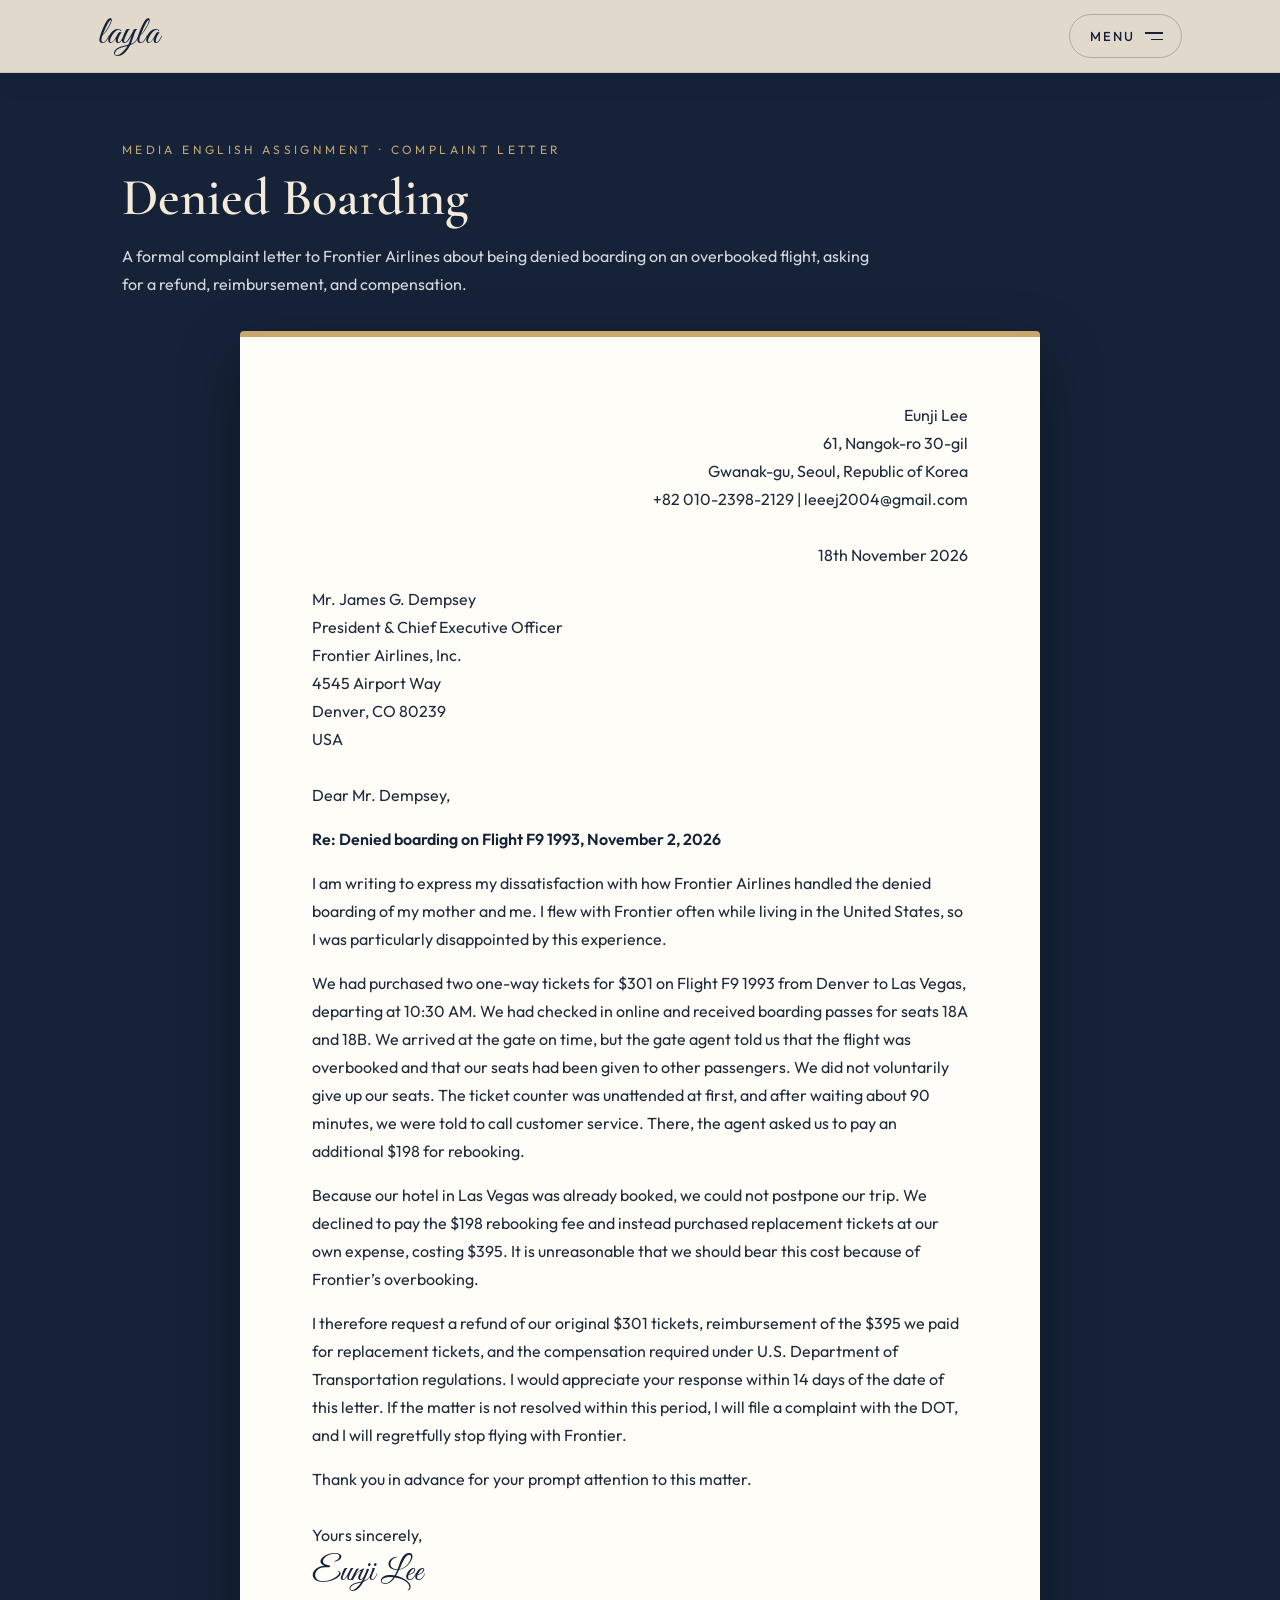
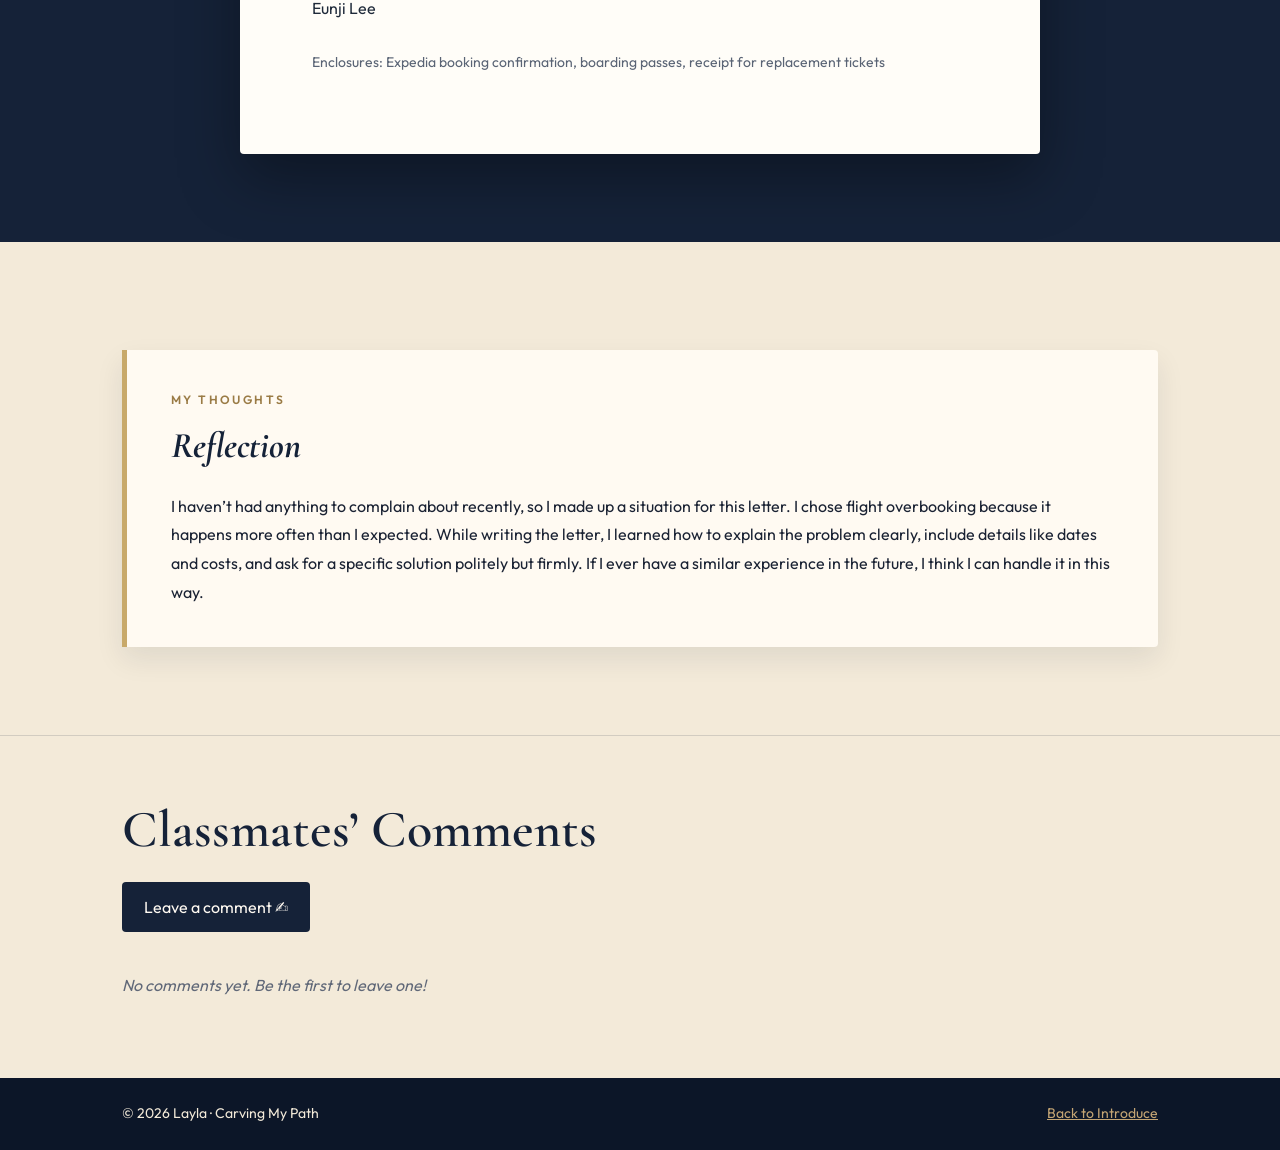
<file: complaint-letter/index.html>
<!doctype html>
<html lang="en">
  <head>
    <script>
      // /complaint-letter -> /complaint-letter/ 로 보정 (CSS·JS 경로 깨짐 방지)
      if (
        location.protocol !== "file:" &&
        !/\/$|\.html$/.test(location.pathname)
      ) {
        location.replace(
          location.pathname + "/" + location.search + location.hash,
        );
      }
    </script>
    <meta charset="UTF-8" />
    <meta name="viewport" content="width=device-width, initial-scale=1.0" />
    <title>Complaint Letter — Carving My Path</title>
    <link rel="preconnect" href="https://fonts.googleapis.com" />
    <link rel="preconnect" href="https://fonts.gstatic.com" crossorigin />
    <link
      href="https://fonts.googleapis.com/css2?family=Cormorant+Garamond:ital,wght@0,500;0,600;0,700;1,500&family=Great+Vibes&family=Outfit:wght@300;400;500;600&display=swap"
      rel="stylesheet"
    />
    <link rel="stylesheet" href="../css/common.css" />
    <link rel="stylesheet" href="complaint-letter.css" />
  </head>
  <body data-page="complaint">
    <a class="skip-link" href="#page-content">Skip to content</a>
    <site-header></site-header>
    <main id="page-content">
      <section class="section section--navy" id="complaint">
        <div class="container">
          <p class="chapterLabel">
            Media English Assignment · Complaint Letter
          </p>
          <h1 class="section__title">Denied Boarding</h1>
          <p class="clIntro">
            A formal complaint letter to Frontier Airlines about being denied
            boarding on an overbooked flight, asking for a refund,
            reimbursement, and compensation.
          </p>

          <article class="letter" aria-label="Complaint letter">
            <address class="letter__sender">
              Eunji Lee<br />
              61, Nangok-ro 30-gil<br />
              Gwanak-gu, Seoul, Republic of Korea<br />
              +82 010-2398-2129 | leeej2004@gmail.com
            </address>

            <p class="letter__date">18th November 2026</p>

            <address class="letter__recipient">
              Mr. James G. Dempsey<br />
              President &amp; Chief Executive Officer<br />
              Frontier Airlines, Inc.<br />
              4545 Airport Way<br />
              Denver, CO 80239<br />
              USA
            </address>

            <p>Dear Mr. Dempsey,</p>

            <p class="letter__re">
              Re: Denied boarding on Flight F9 1993, November 2, 2026
            </p>

            <p>
              I am writing to express my dissatisfaction with how Frontier
              Airlines handled the denied boarding of my mother and me. I flew
              with Frontier often while living in the United States, so I was
              particularly disappointed by this experience.
            </p>
            <p>
              We had purchased two one-way tickets for $301 on Flight F9 1993
              from Denver to Las Vegas, departing at 10:30 AM. We had checked in
              online and received boarding passes for seats 18A and 18B. We
              arrived at the gate on time, but the gate agent told us that the
              flight was overbooked and that our seats had been given to other
              passengers. We did not voluntarily give up our seats. The ticket
              counter was unattended at first, and after waiting about 90
              minutes, we were told to call customer service. There, the agent
              asked us to pay an additional $198 for rebooking.
            </p>
            <p>
              Because our hotel in Las Vegas was already booked, we could not
              postpone our trip. We declined to pay the $198 rebooking fee and
              instead purchased replacement tickets at our own expense, costing
              $395. It is unreasonable that we should bear this cost because of
              Frontier&rsquo;s overbooking.
            </p>
            <p>
              I therefore request a refund of our original $301 tickets,
              reimbursement of the $395 we paid for replacement tickets, and the
              compensation required under U.S. Department of Transportation
              regulations. I would appreciate your response within 14 days of
              the date of this letter. If the matter is not resolved within this
              period, I will file a complaint with the DOT, and I will
              regretfully stop flying with Frontier.
            </p>
            <p>
              Thank you in advance for your prompt attention to this matter.
            </p>

            <p class="letter__closing">Yours sincerely,</p>
            <p class="letter__sign">Eunji Lee</p>
            <p class="letter__name">Eunji Lee</p>

            <p class="letter__enc">
              Enclosures: Expedia booking confirmation, boarding passes, receipt
              for replacement tickets
            </p>
          </article>
        </div>
      </section>

      <section class="section" id="cl-reflection">
        <div class="container">
          <blockquote class="adReflection">
            <p class="adReflection__label">My Thoughts</p>
            <h2>Reflection</h2>
            <p>
              I haven&rsquo;t had anything to complain about recently, so I made
              up a situation for this letter. I chose flight overbooking because
              it happens more often than I expected. While writing the letter, I
              learned how to explain the problem clearly, include details like
              dates and costs, and ask for a specific solution politely but
              firmly. If I ever have a similar experience in the future, I think
              I can handle it in this way.
            </p>
          </blockquote>
        </div>
      </section>

      <site-comments page="Complaint Letter"></site-comments>
    </main>

    <site-footer></site-footer>
    <script src="../components/header.js" defer></script>
    <script src="../components/footer.js" defer></script>
    <script src="../components/comments-data.js" defer></script>
    <script src="../components/comments.js" defer></script>
    <script src="../js/script.js" defer></script>
  </body>
</html>
</file>
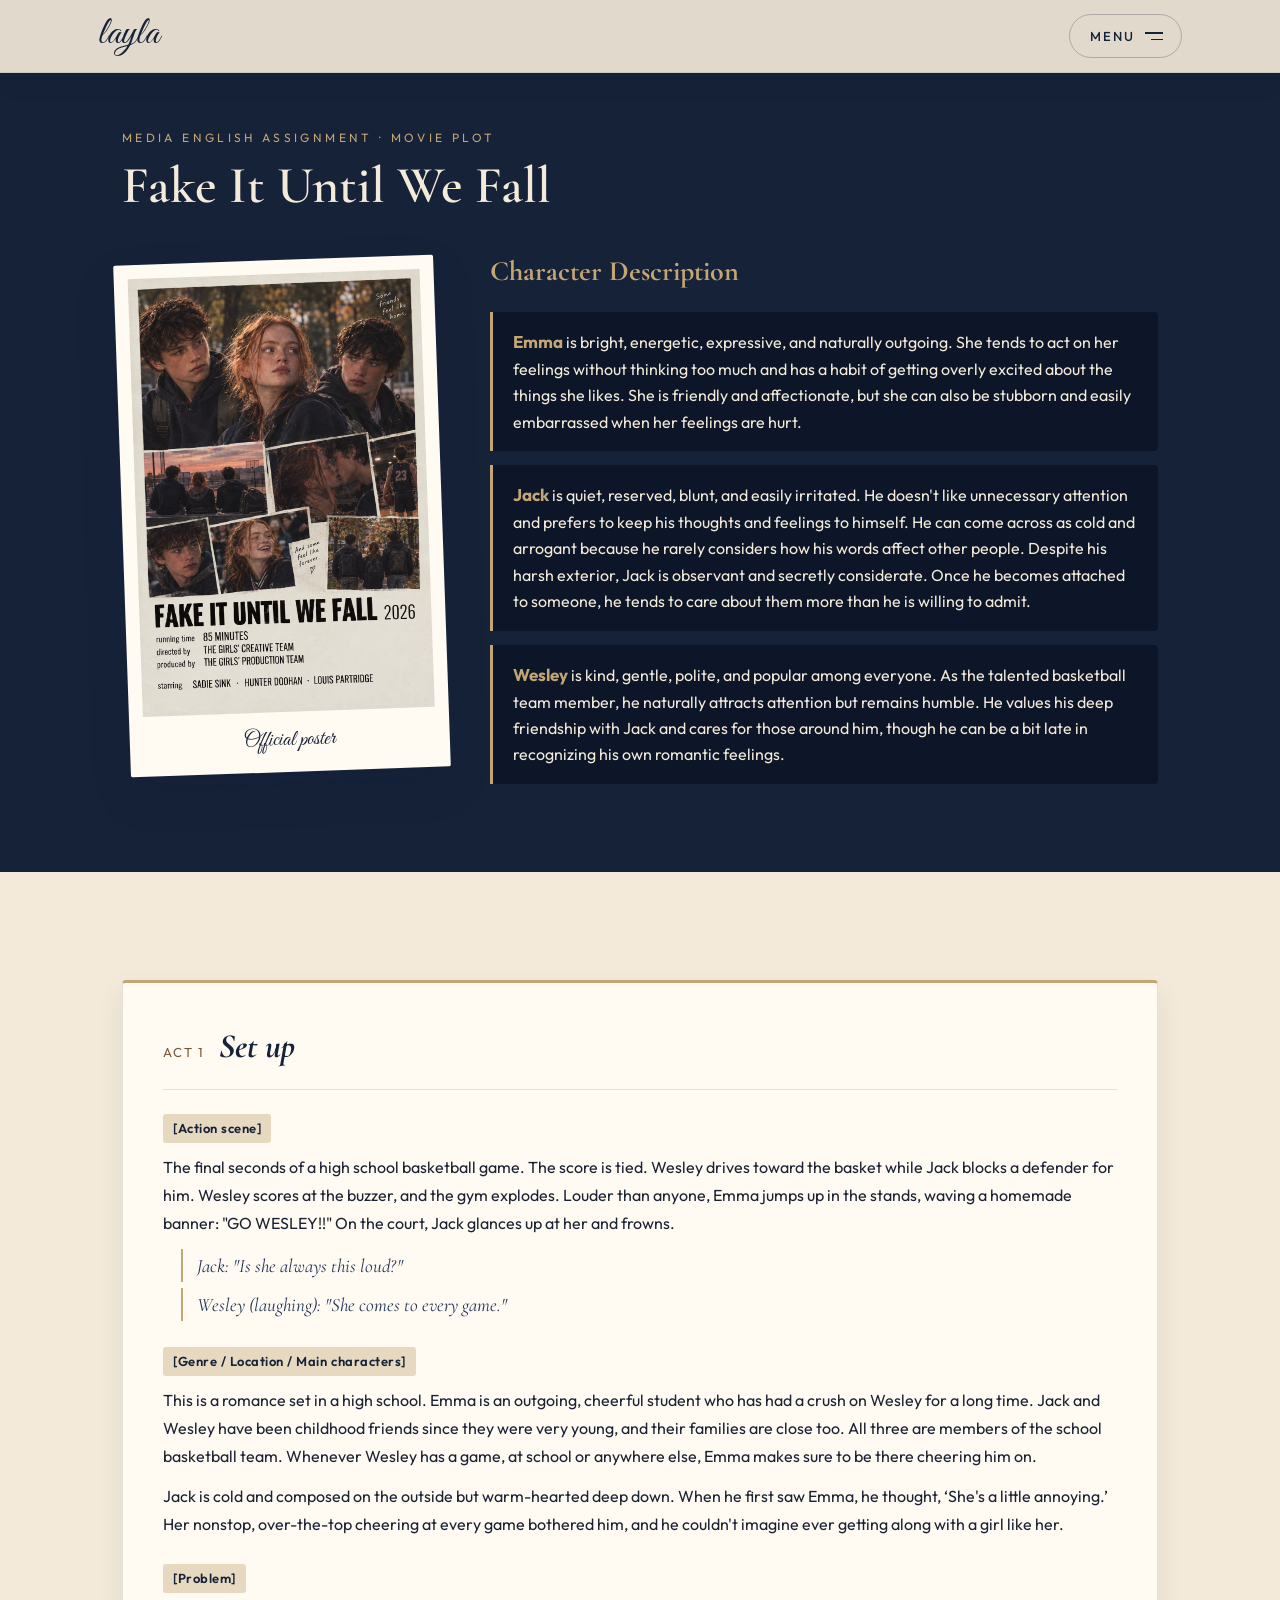
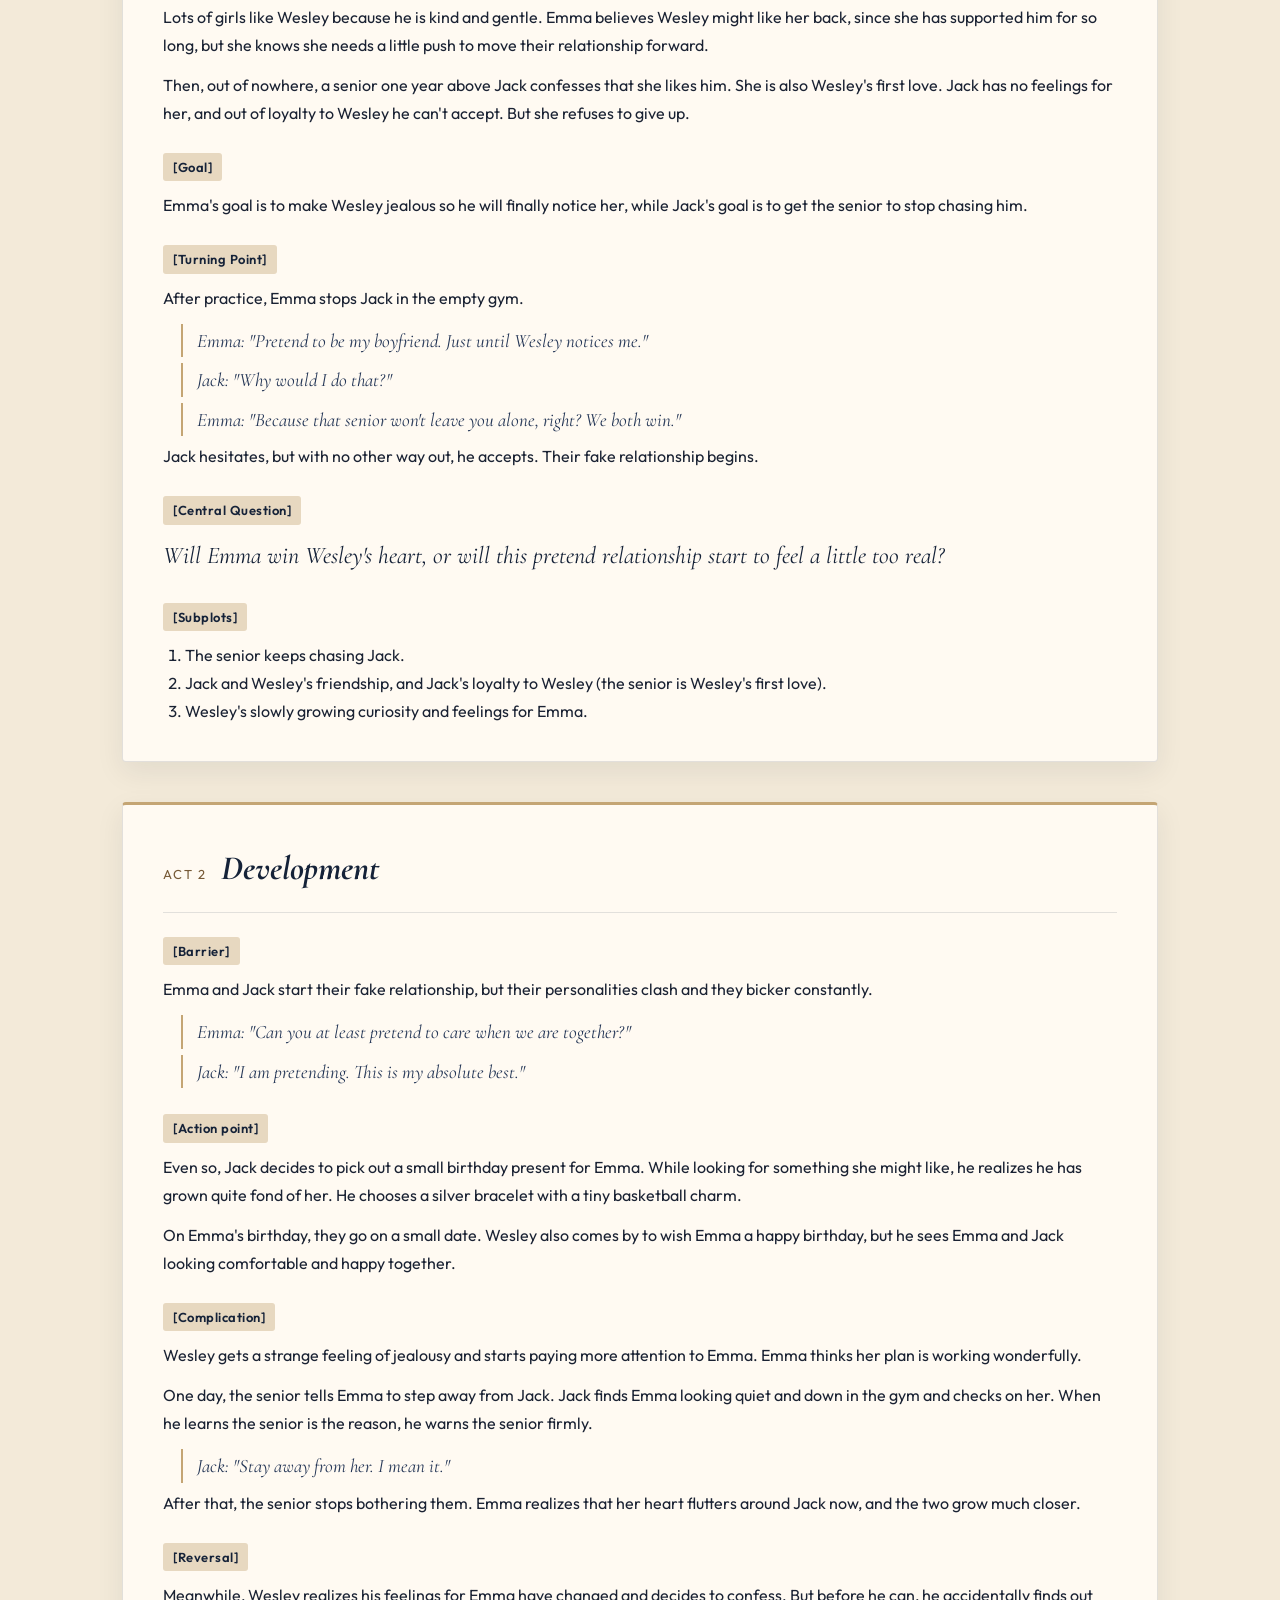
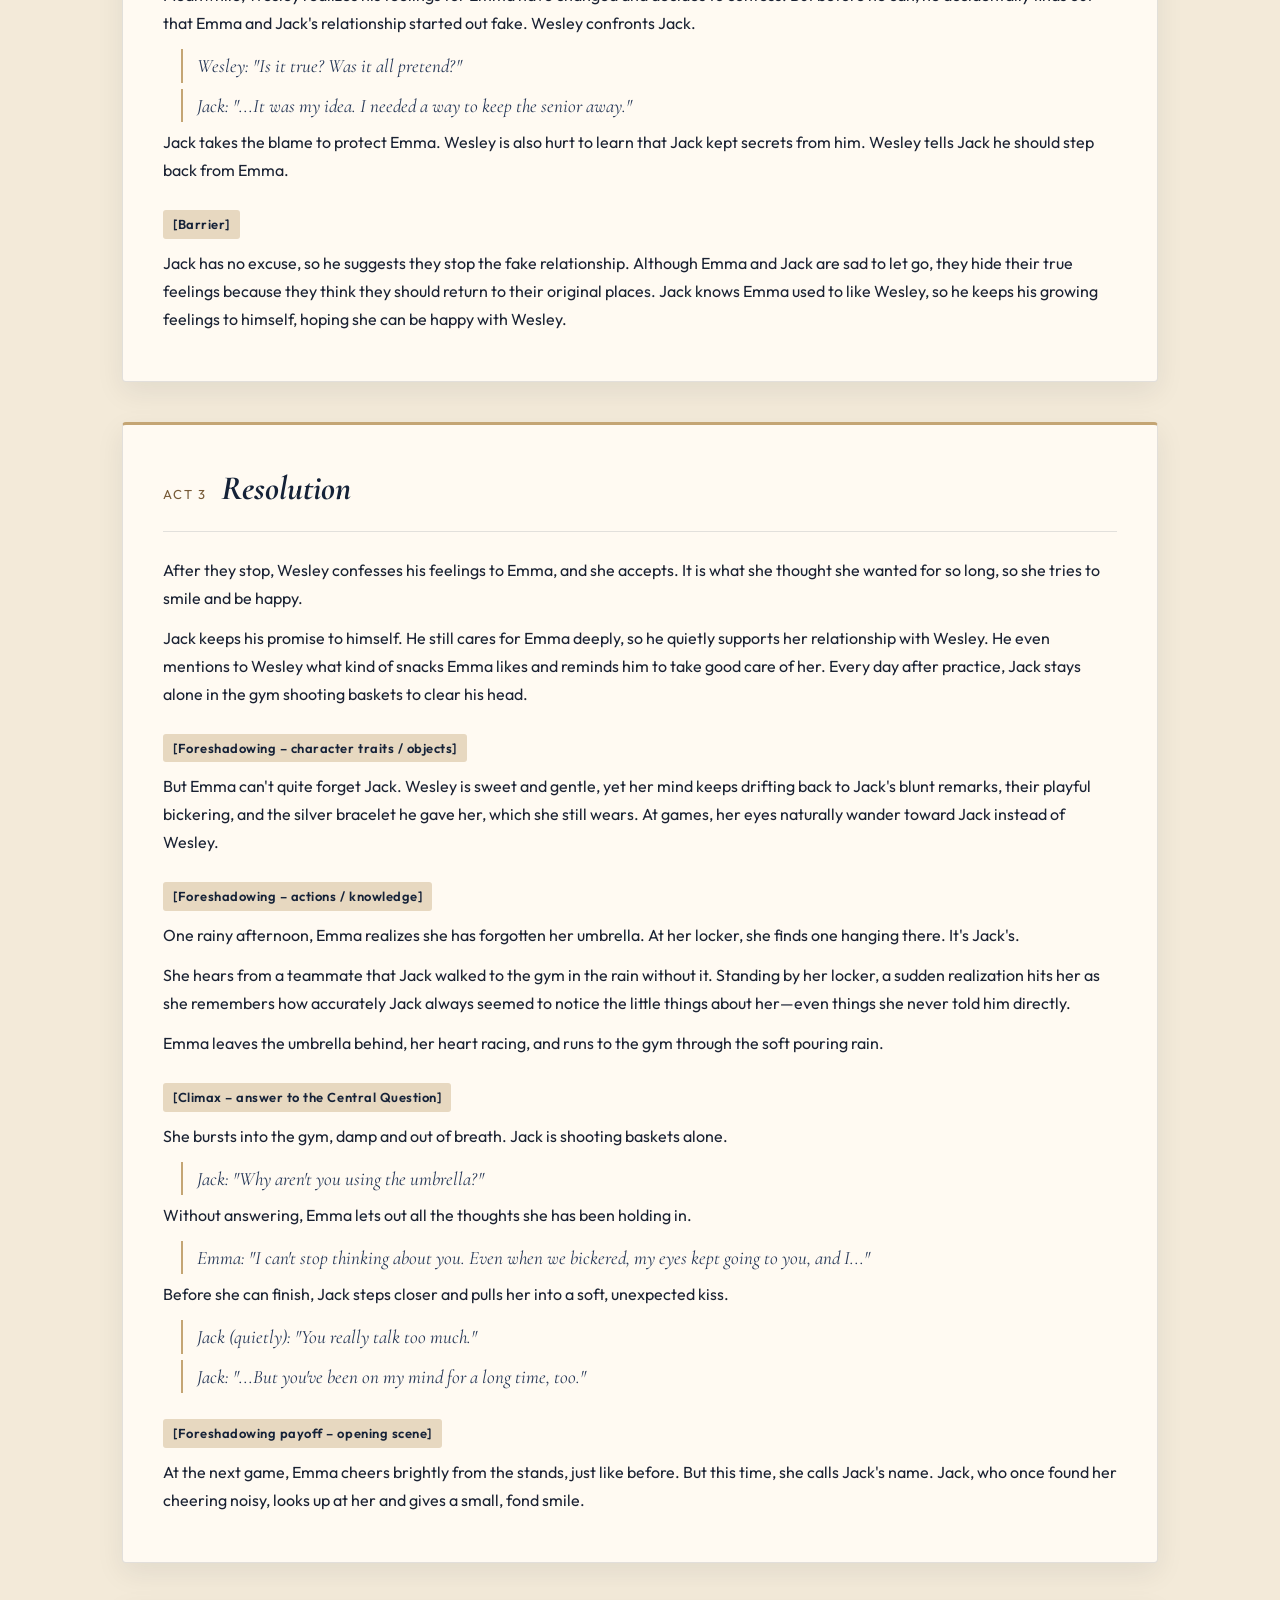
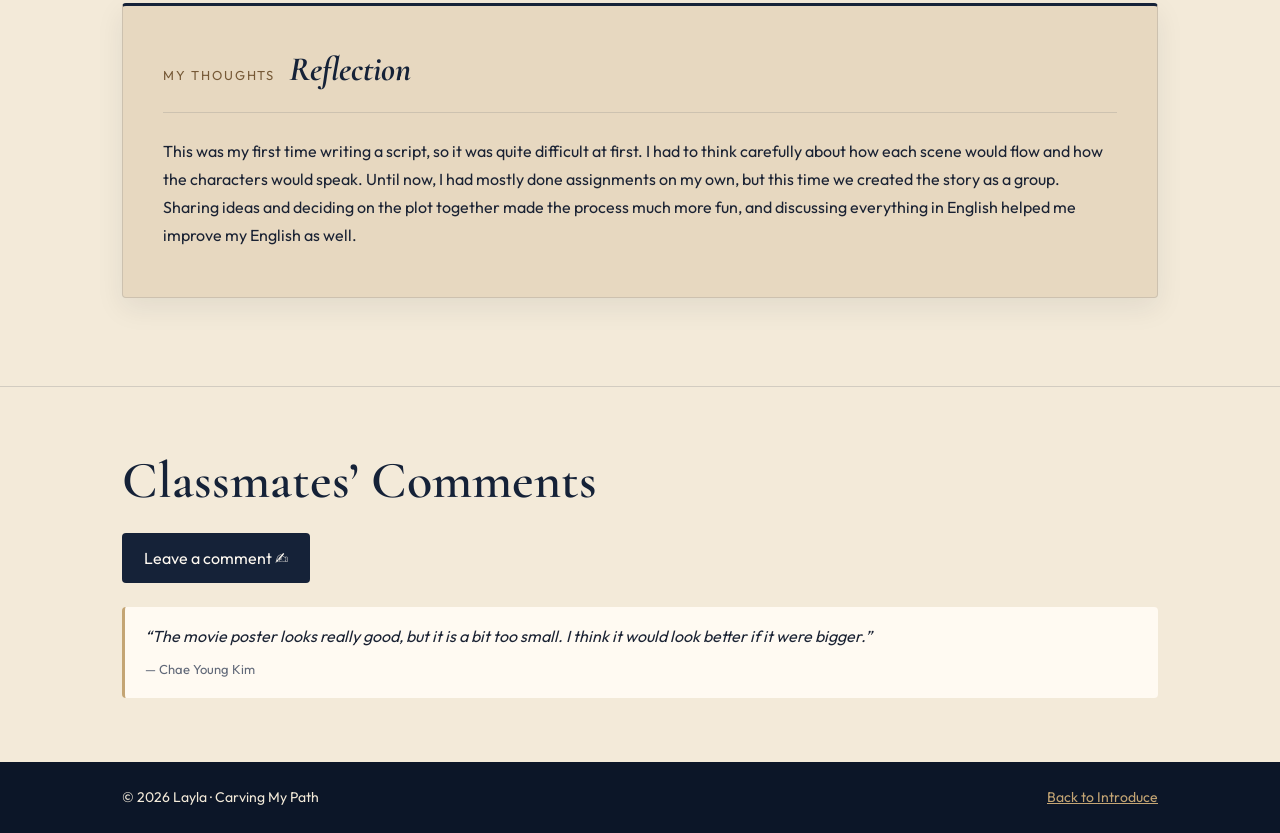
<file: movie-plot/index.html>
<!doctype html>
<html lang="en">
  <head>
    <script>
      // /movie-plot -> /movie-plot/ 로 보정 (CSS·JS 경로 깨짐 방지)
      if (
        location.protocol !== "file:" &&
        !/\/$|\.html$/.test(location.pathname)
      ) {
        location.replace(
          location.pathname + "/" + location.search + location.hash,
        );
      }
    </script>
    <meta charset="UTF-8" />
    <meta name="viewport" content="width=device-width, initial-scale=1.0" />
    <title>Movie Plot — Carving My Path</title>
    <link rel="preconnect" href="https://fonts.googleapis.com" />
    <link rel="preconnect" href="https://fonts.gstatic.com" crossorigin />
    <link
      href="https://fonts.googleapis.com/css2?family=Cormorant+Garamond:ital,wght@0,500;0,600;0,700;1,500&family=Great+Vibes&family=Outfit:wght@300;400;500;600&display=swap"
      rel="stylesheet"
    />
    <link rel="stylesheet" href="../css/common.css" />
    <link rel="stylesheet" href="movie-plot.css" />
  </head>
  <body data-page="movie">
    <a class="skip-link" href="#page-content">Skip to content</a>
    <site-header></site-header>
    <main id="page-content">
      <section class="section section--navy" id="movie-plot">
        <div class="container">
          <p class="chapterLabel">Media English Assignment · Movie Plot</p>
          <h1 class="section__title">Fake It Until We Fall</h1>

          <div class="movieIntro">
            <figure class="polaroid moviePoster">
              <!-- 포스터 파일: assets/img/movie-poster.jpg -->
              <img
                src="../assets/img/movie-poster.png"
                alt="Fake It Until We Fall movie poster"
              />
              <figcaption>Official poster</figcaption>
            </figure>

            <div class="characters">
              <h3>Character Description</h3>
              <ul>
                <li>
                  <strong>Emma</strong> is bright, energetic, expressive, and
                  naturally outgoing. She tends to act on her feelings without
                  thinking too much and has a habit of getting overly excited
                  about the things she likes. She is friendly and affectionate,
                  but she can also be stubborn and easily embarrassed when her
                  feelings are hurt.
                </li>
                <li>
                  <strong>Jack</strong> is quiet, reserved, blunt, and easily
                  irritated. He doesn't like unnecessary attention and prefers
                  to keep his thoughts and feelings to himself. He can come
                  across as cold and arrogant because he rarely considers how
                  his words affect other people. Despite his harsh exterior,
                  Jack is observant and secretly considerate. Once he becomes
                  attached to someone, he tends to care about them more than he
                  is willing to admit.
                </li>
                <li>
                  <strong>Wesley</strong> is kind, gentle, polite, and popular
                  among everyone. As the talented basketball team member, he
                  naturally attracts attention but remains humble. He values his
                  deep friendship with Jack and cares for those around him,
                  though he can be a bit late in recognizing his own romantic
                  feelings.
                </li>
              </ul>
            </div>
          </div>
        </div>
      </section>

      <section class="section" id="plot">
        <div class="container acts">
          <article class="act">
            <header class="act__head">
              <span class="act__num">Act 1</span>
              <h2>Set up</h2>
            </header>
            <div class="beat">
              <p class="beat__label">[Action scene]</p>
              <p>
                The final seconds of a high school basketball game. The score is
                tied. Wesley drives toward the basket while Jack blocks a
                defender for him. Wesley scores at the buzzer, and the gym
                explodes. Louder than anyone, Emma jumps up in the stands,
                waving a homemade banner: "GO WESLEY!!" On the court, Jack
                glances up at her and frowns.
              </p>
              <p class="line">Jack: "Is she always this loud?"</p>
              <p class="line">Wesley (laughing): "She comes to every game."</p>
            </div>
            <div class="beat">
              <p class="beat__label">[Genre / Location / Main characters]</p>
              <p>
                This is a romance set in a high school. Emma is an outgoing,
                cheerful student who has had a crush on Wesley for a long time.
                Jack and Wesley have been childhood friends since they were very
                young, and their families are close too. All three are members
                of the school basketball team. Whenever Wesley has a game, at
                school or anywhere else, Emma makes sure to be there cheering
                him on.
              </p>
              <p>
                Jack is cold and composed on the outside but warm-hearted deep
                down. When he first saw Emma, he thought, ‘She's a little
                annoying.’ Her nonstop, over-the-top cheering at every game
                bothered him, and he couldn't imagine ever getting along with a
                girl like her.
              </p>
            </div>
            <div class="beat">
              <p class="beat__label">[Problem]</p>
              <p>
                Lots of girls like Wesley because he is kind and gentle. Emma
                believes Wesley might like her back, since she has supported him
                for so long, but she knows she needs a little push to move their
                relationship forward.
              </p>
              <p>
                Then, out of nowhere, a senior one year above Jack confesses
                that she likes him. She is also Wesley's first love. Jack has no
                feelings for her, and out of loyalty to Wesley he can't accept.
                But she refuses to give up.
              </p>
            </div>
            <div class="beat">
              <p class="beat__label">[Goal]</p>
              <p>
                Emma's goal is to make Wesley jealous so he will finally notice
                her, while Jack's goal is to get the senior to stop chasing him.
              </p>
            </div>
            <div class="beat">
              <p class="beat__label">[Turning Point]</p>
              <p>After practice, Emma stops Jack in the empty gym.</p>
              <p class="line">
                Emma: "Pretend to be my boyfriend. Just until Wesley notices
                me."
              </p>
              <p class="line">Jack: "Why would I do that?"</p>
              <p class="line">
                Emma: "Because that senior won't leave you alone, right? We both
                win."
              </p>
              <p>
                Jack hesitates, but with no other way out, he accepts. Their
                fake relationship begins.
              </p>
            </div>
            <div class="beat">
              <p class="beat__label">[Central Question]</p>
              <p class="centralQ">
                Will Emma win Wesley's heart, or will this pretend relationship
                start to feel a little too real?
              </p>
            </div>
            <div class="beat">
              <p class="beat__label">[Subplots]</p>
              <ol>
                <li>The senior keeps chasing Jack.</li>
                <li>
                  Jack and Wesley's friendship, and Jack's loyalty to Wesley
                  (the senior is Wesley's first love).
                </li>
                <li>
                  Wesley's slowly growing curiosity and feelings for Emma.
                </li>
              </ol>
            </div>
          </article>
          <article class="act">
            <header class="act__head">
              <span class="act__num">Act 2</span>
              <h2>Development</h2>
            </header>
            <div class="beat">
              <p class="beat__label">[Barrier]</p>
              <p>
                Emma and Jack start their fake relationship, but their
                personalities clash and they bicker constantly.
              </p>
              <p class="line">
                Emma: "Can you at least pretend to care when we are together?"
              </p>
              <p class="line">
                Jack: "I am pretending. This is my absolute best."
              </p>
            </div>
            <div class="beat">
              <p class="beat__label">[Action point]</p>
              <p>
                Even so, Jack decides to pick out a small birthday present for
                Emma. While looking for something she might like, he realizes he
                has grown quite fond of her. He chooses a silver bracelet with a
                tiny basketball charm.
              </p>
              <p>
                On Emma's birthday, they go on a small date. Wesley also comes
                by to wish Emma a happy birthday, but he sees Emma and Jack
                looking comfortable and happy together.
              </p>
            </div>
            <div class="beat">
              <p class="beat__label">[Complication]</p>
              <p>
                Wesley gets a strange feeling of jealousy and starts paying more
                attention to Emma. Emma thinks her plan is working wonderfully.
              </p>
              <p>
                One day, the senior tells Emma to step away from Jack. Jack
                finds Emma looking quiet and down in the gym and checks on her.
                When he learns the senior is the reason, he warns the senior
                firmly.
              </p>
              <p class="line">Jack: "Stay away from her. I mean it."</p>
              <p>
                After that, the senior stops bothering them. Emma realizes that
                her heart flutters around Jack now, and the two grow much
                closer.
              </p>
            </div>
            <div class="beat">
              <p class="beat__label">[Reversal]</p>
              <p>
                Meanwhile, Wesley realizes his feelings for Emma have changed
                and decides to confess. But before he can, he accidentally finds
                out that Emma and Jack's relationship started out fake. Wesley
                confronts Jack.
              </p>
              <p class="line">Wesley: "Is it true? Was it all pretend?"</p>
              <p class="line">
                Jack: "...It was my idea. I needed a way to keep the senior
                away."
              </p>
              <p>
                Jack takes the blame to protect Emma. Wesley is also hurt to
                learn that Jack kept secrets from him. Wesley tells Jack he
                should step back from Emma.
              </p>
            </div>
            <div class="beat">
              <p class="beat__label">[Barrier]</p>
              <p>
                Jack has no excuse, so he suggests they stop the fake
                relationship. Although Emma and Jack are sad to let go, they
                hide their true feelings because they think they should return
                to their original places. Jack knows Emma used to like Wesley,
                so he keeps his growing feelings to himself, hoping she can be
                happy with Wesley.
              </p>
            </div>
          </article>
          <article class="act">
            <header class="act__head">
              <span class="act__num">Act 3</span>
              <h2>Resolution</h2>
            </header>
            <div class="beat">
              <p>
                After they stop, Wesley confesses his feelings to Emma, and she
                accepts. It is what she thought she wanted for so long, so she
                tries to smile and be happy.
              </p>
              <p>
                Jack keeps his promise to himself. He still cares for Emma
                deeply, so he quietly supports her relationship with Wesley. He
                even mentions to Wesley what kind of snacks Emma likes and
                reminds him to take good care of her. Every day after practice,
                Jack stays alone in the gym shooting baskets to clear his head.
              </p>
            </div>
            <div class="beat">
              <p class="beat__label">
                [Foreshadowing – character traits / objects]
              </p>
              <p>
                But Emma can't quite forget Jack. Wesley is sweet and gentle,
                yet her mind keeps drifting back to Jack's blunt remarks, their
                playful bickering, and the silver bracelet he gave her, which
                she still wears. At games, her eyes naturally wander toward Jack
                instead of Wesley.
              </p>
            </div>
            <div class="beat">
              <p class="beat__label">[Foreshadowing – actions / knowledge]</p>
              <p>
                One rainy afternoon, Emma realizes she has forgotten her
                umbrella. At her locker, she finds one hanging there. It's
                Jack's.
              </p>
              <p>
                She hears from a teammate that Jack walked to the gym in the
                rain without it. Standing by her locker, a sudden realization
                hits her as she remembers how accurately Jack always seemed to
                notice the little things about her—even things she never told
                him directly.
              </p>
              <p>
                Emma leaves the umbrella behind, her heart racing, and runs to
                the gym through the soft pouring rain.
              </p>
            </div>
            <div class="beat">
              <p class="beat__label">
                [Climax – answer to the Central Question]
              </p>
              <p>
                She bursts into the gym, damp and out of breath. Jack is
                shooting baskets alone.
              </p>
              <p class="line">Jack: "Why aren't you using the umbrella?"</p>
              <p>
                Without answering, Emma lets out all the thoughts she has been
                holding in.
              </p>
              <p class="line">
                Emma: "I can't stop thinking about you. Even when we bickered,
                my eyes kept going to you, and I..."
              </p>
              <p>
                Before she can finish, Jack steps closer and pulls her into a
                soft, unexpected kiss.
              </p>
              <p class="line">Jack (quietly): "You really talk too much."</p>
              <p class="line">
                Jack: "...But you've been on my mind for a long time, too."
              </p>
            </div>
            <div class="beat">
              <p class="beat__label">[Foreshadowing payoff – opening scene]</p>
              <p>
                At the next game, Emma cheers brightly from the stands, just
                like before. But this time, she calls Jack's name. Jack, who
                once found her cheering noisy, looks up at her and gives a
                small, fond smile.
              </p>
            </div>
          </article>
          <article class="act act--reflection">
            <header class="act__head">
              <span class="act__num">My Thoughts</span>
              <h2>Reflection</h2>
            </header>
            <div class="beat">
              <p>
                This was my first time writing a script, so it was quite
                difficult at first. I had to think carefully about how each
                scene would flow and how the characters would speak. Until now,
                I had mostly done assignments on my own, but this time we
                created the story as a group. Sharing ideas and deciding on the
                plot together made the process much more fun, and discussing
                everything in English helped me improve my English as well.
              </p>
            </div>
          </article>
        </div>
      </section>

      <site-comments page="Movie Plot"></site-comments>
    </main>

    <site-footer></site-footer>
    <script src="../components/header.js" defer></script>
    <script src="../components/footer.js" defer></script>
    <script src="../components/comments-data.js" defer></script>
    <script src="../components/comments.js" defer></script>
    <script src="../js/script.js" defer></script>
  </body>
</html>
</file>
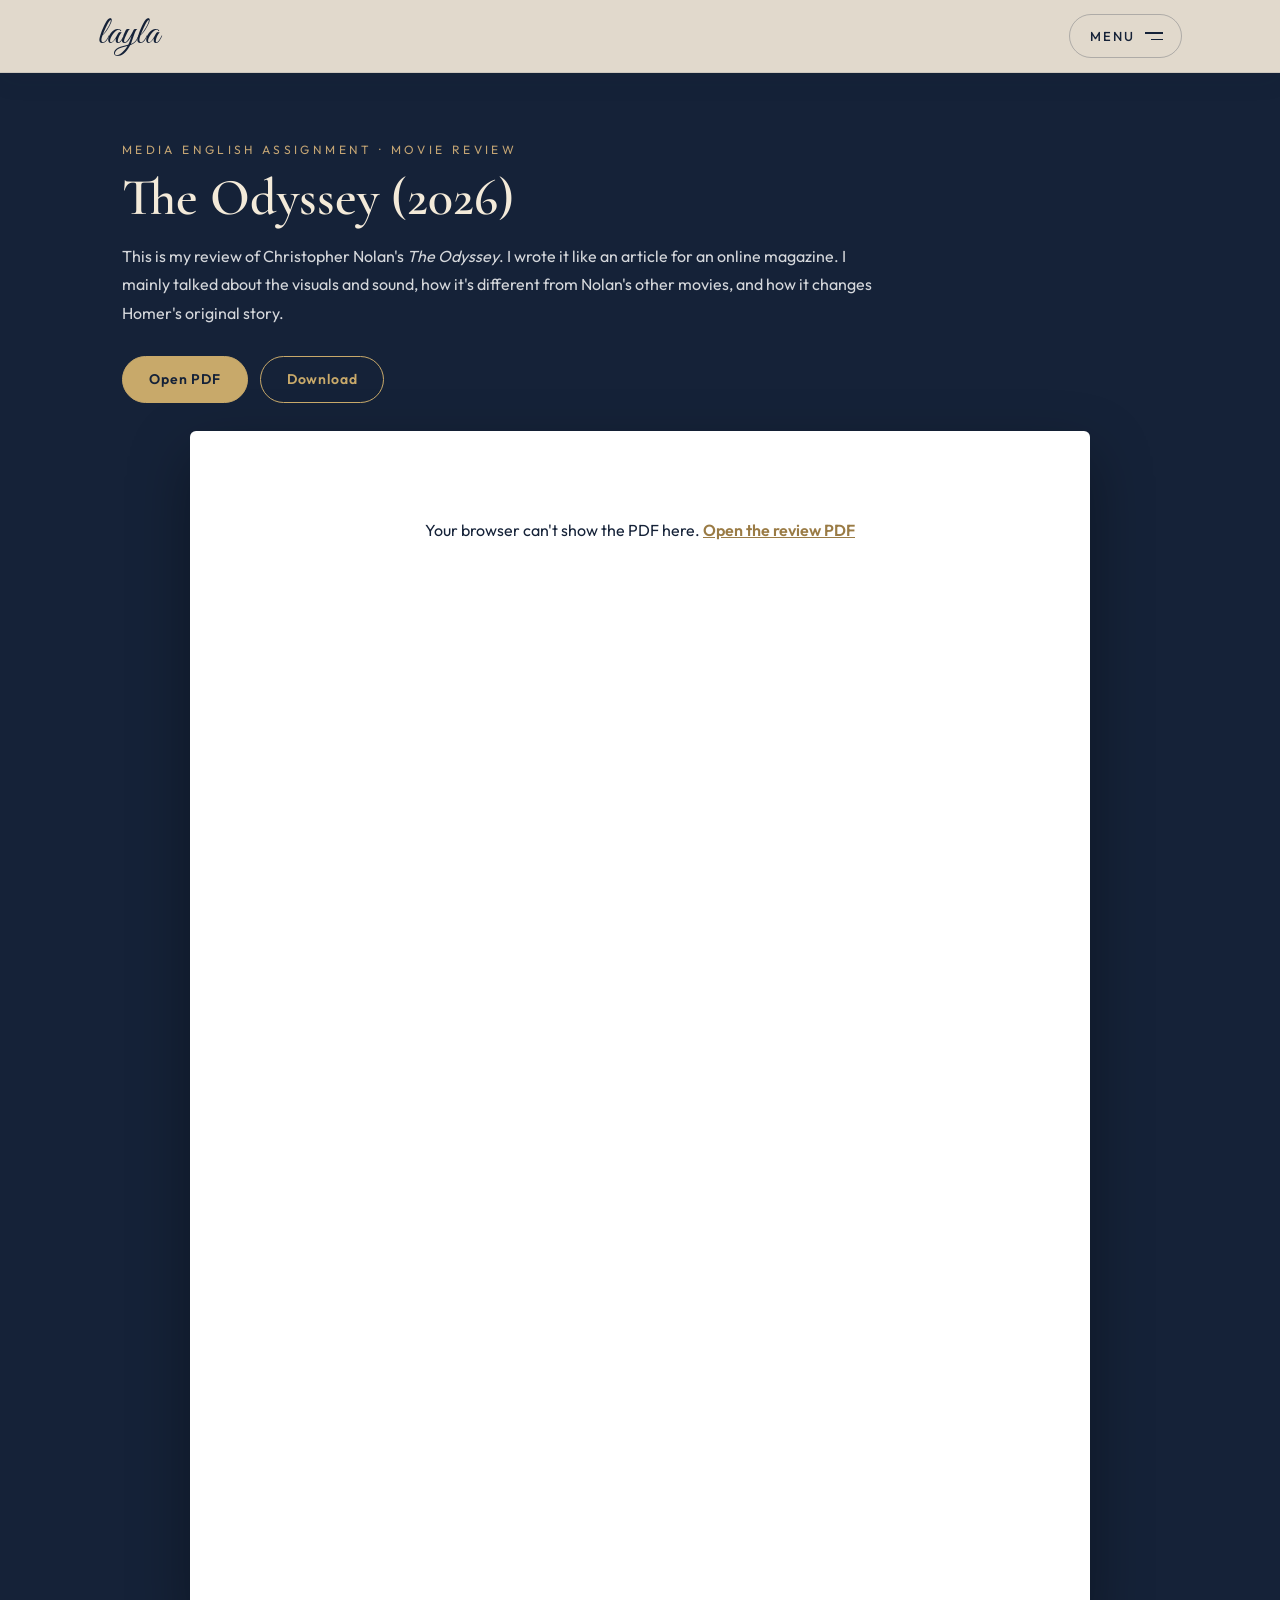
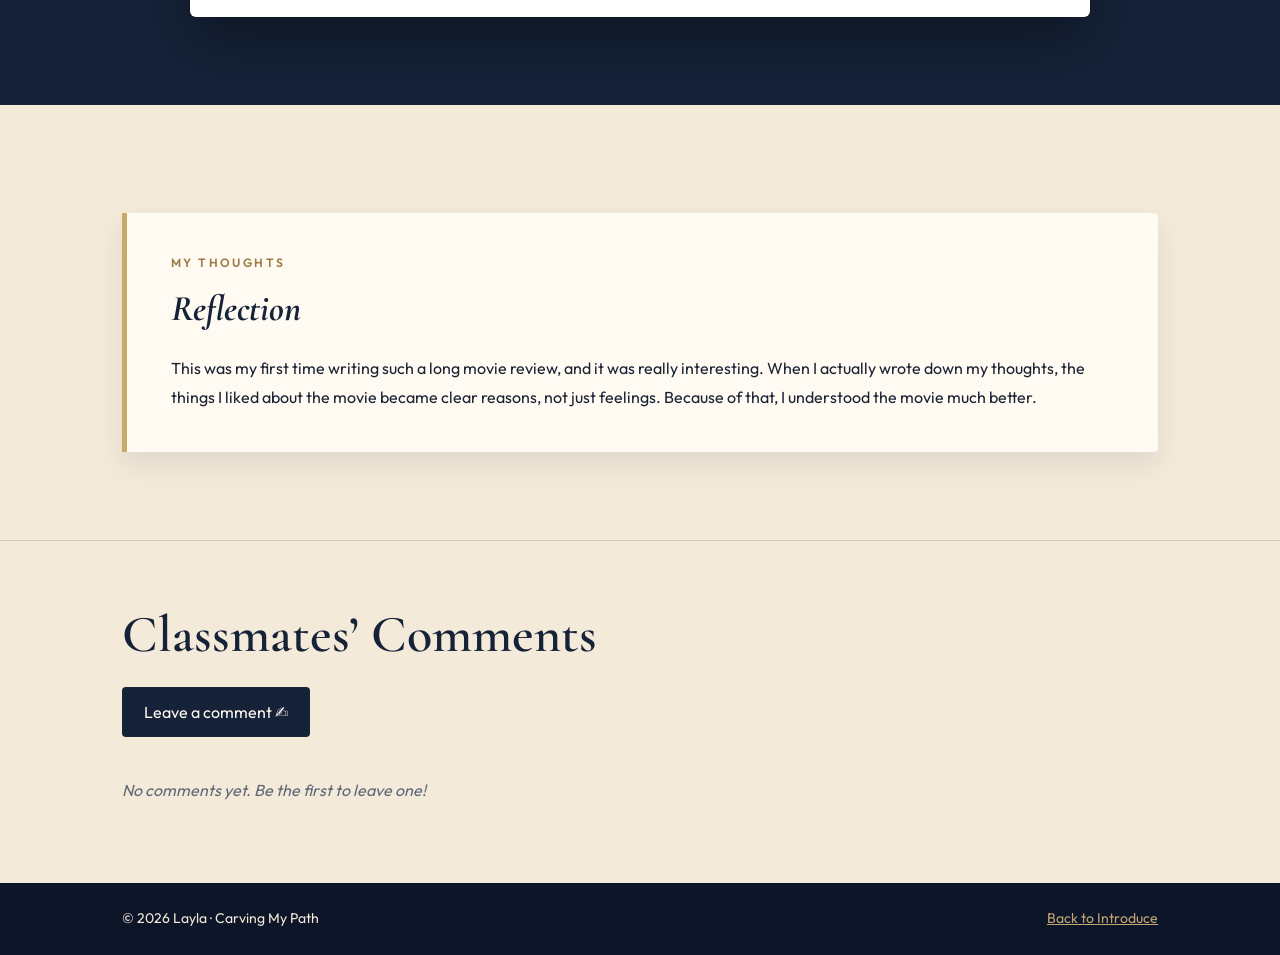
<file: movie-review/index.html>
<!doctype html>
<html lang="en">
  <head>
    <script>
      // /movie-review -> /movie-review/ 로 보정 (CSS·JS 경로 깨짐 방지)
      if (
        location.protocol !== "file:" &&
        !/\/$|\.html$/.test(location.pathname)
      ) {
        location.replace(
          location.pathname + "/" + location.search + location.hash,
        );
      }
    </script>
    <meta charset="UTF-8" />
    <meta name="viewport" content="width=device-width, initial-scale=1.0" />
    <title>Movie Review — Carving My Path</title>
    <link rel="preconnect" href="https://fonts.googleapis.com" />
    <link rel="preconnect" href="https://fonts.gstatic.com" crossorigin />
    <link
      href="https://fonts.googleapis.com/css2?family=Cormorant+Garamond:ital,wght@0,500;0,600;0,700;1,500&family=Great+Vibes&family=Outfit:wght@300;400;500;600&display=swap"
      rel="stylesheet"
    />
    <link rel="stylesheet" href="../css/common.css" />
    <link rel="stylesheet" href="movie-review.css" />
  </head>
  <body data-page="review">
    <a class="skip-link" href="#page-content">Skip to content</a>
    <site-header></site-header>
    <main id="page-content">
      <section class="section section--navy" id="movie-review">
        <div class="container">
          <p class="chapterLabel">Media English Assignment · Movie Review</p>
          <h1 class="section__title">The Odyssey (2026)</h1>
          <p class="reviewIntro">
            This is my review of Christopher Nolan's <em>The Odyssey</em>. I
            wrote it like an article for an online magazine. I mainly talked
            about the visuals and sound, how it's different from Nolan's other
            movies, and how it changes Homer's original story.
          </p>

          <div class="reviewActions">
            <a class="reviewBtn" href="the-odyssey-review.pdf" target="_blank" rel="noopener">Open PDF</a>
            <a class="reviewBtn reviewBtn--ghost" href="the-odyssey-review.pdf" download>Download</a>
          </div>

          <div class="pdfFrame">
            <object data="the-odyssey-review.pdf#navpanes=0&view=FitH" type="application/pdf" aria-label="The Odyssey movie review (PDF)">
              <p class="pdfFallback">
                Your browser can't show the PDF here.
                <a href="the-odyssey-review.pdf" target="_blank" rel="noopener">Open the review PDF</a>
              </p>
            </object>
          </div>
        </div>
      </section>

      <section class="section" id="review-reflection">
        <div class="container">
          <blockquote class="reviewReflection">
            <p class="reviewReflection__label">My Thoughts</p>
            <h2>Reflection</h2>
            <p>
              This was my first time writing such a long movie review, and it
              was really interesting. When I actually wrote down my thoughts,
              the things I liked about the movie became clear reasons, not just
              feelings. Because of that, I understood the movie much better.
            </p>
          </blockquote>
        </div>
      </section>

      <site-comments page="Movie Review"></site-comments>
    </main>

    <site-footer></site-footer>
    <script src="../components/header.js" defer></script>
    <script src="../components/footer.js" defer></script>
    <script src="../components/comments-data.js" defer></script>
    <script src="../components/comments.js" defer></script>
    <script src="../js/script.js" defer></script>
  </body>
</html>
</file>
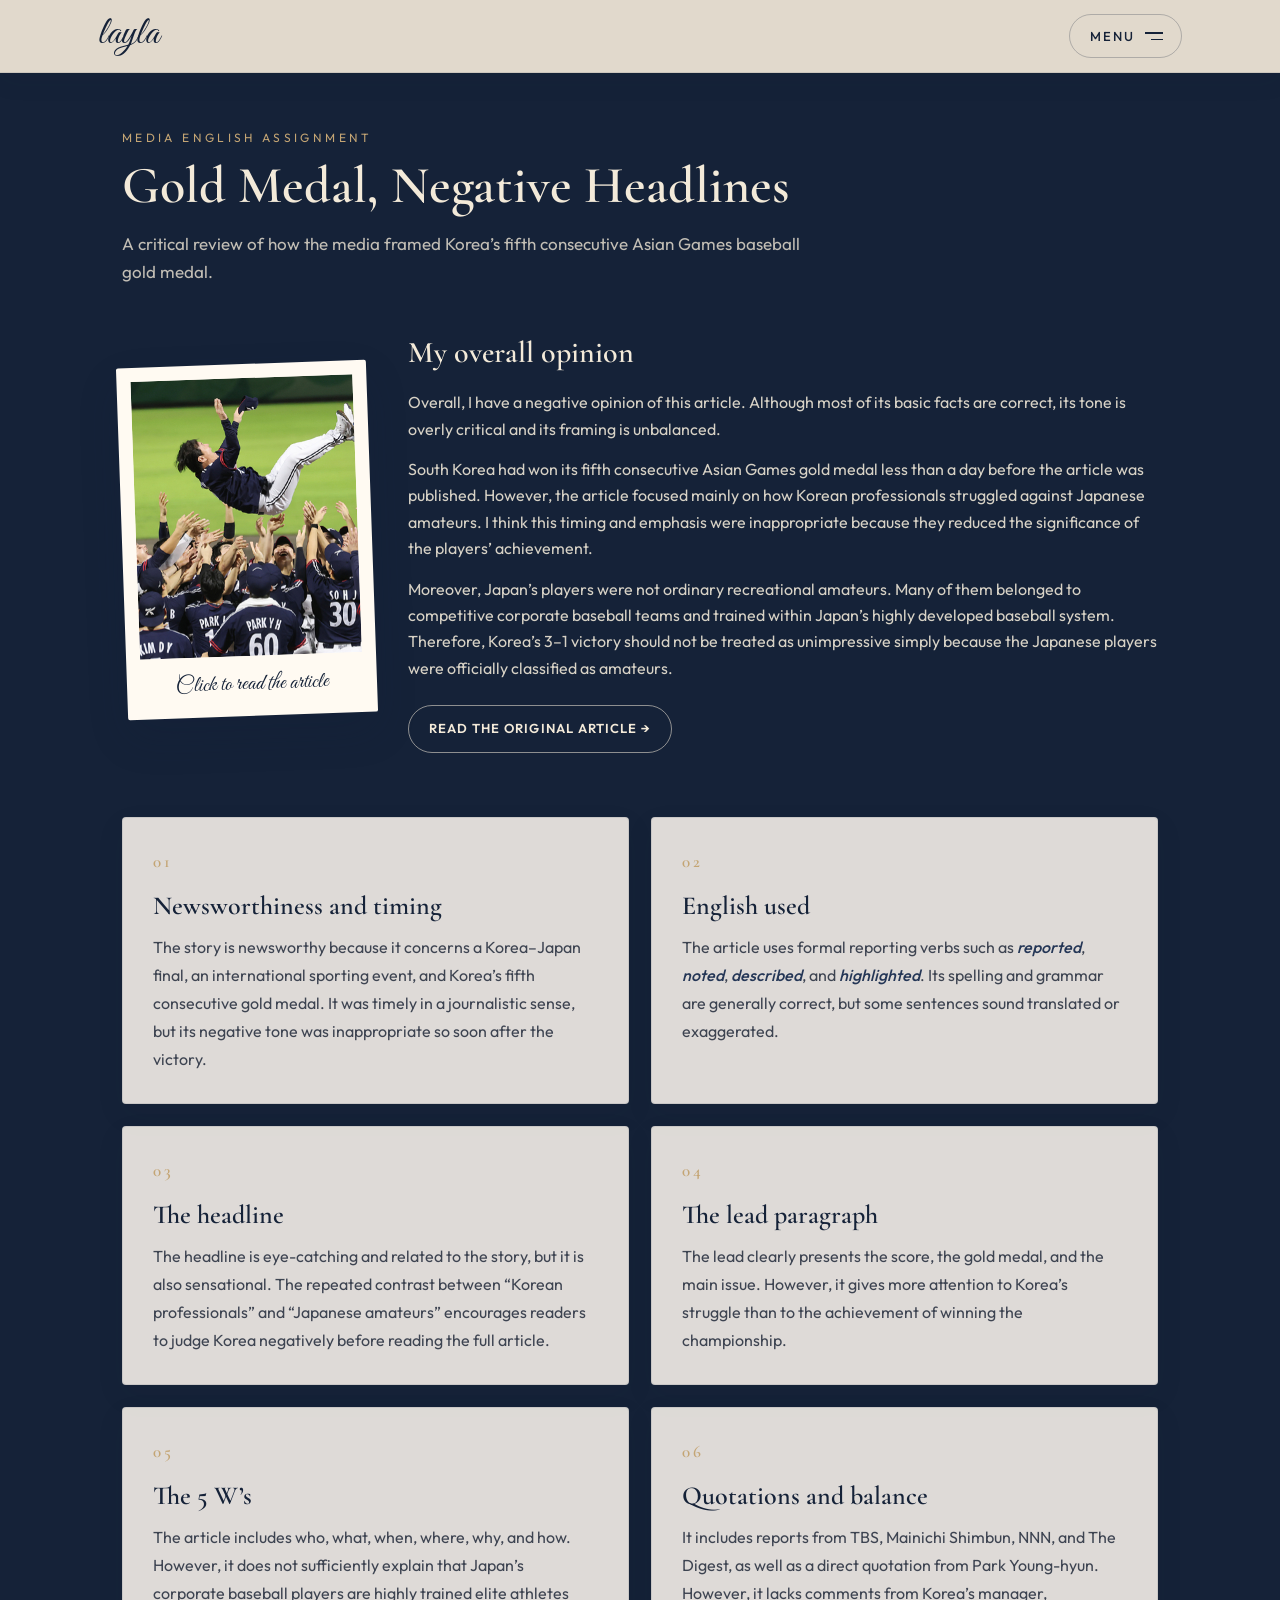
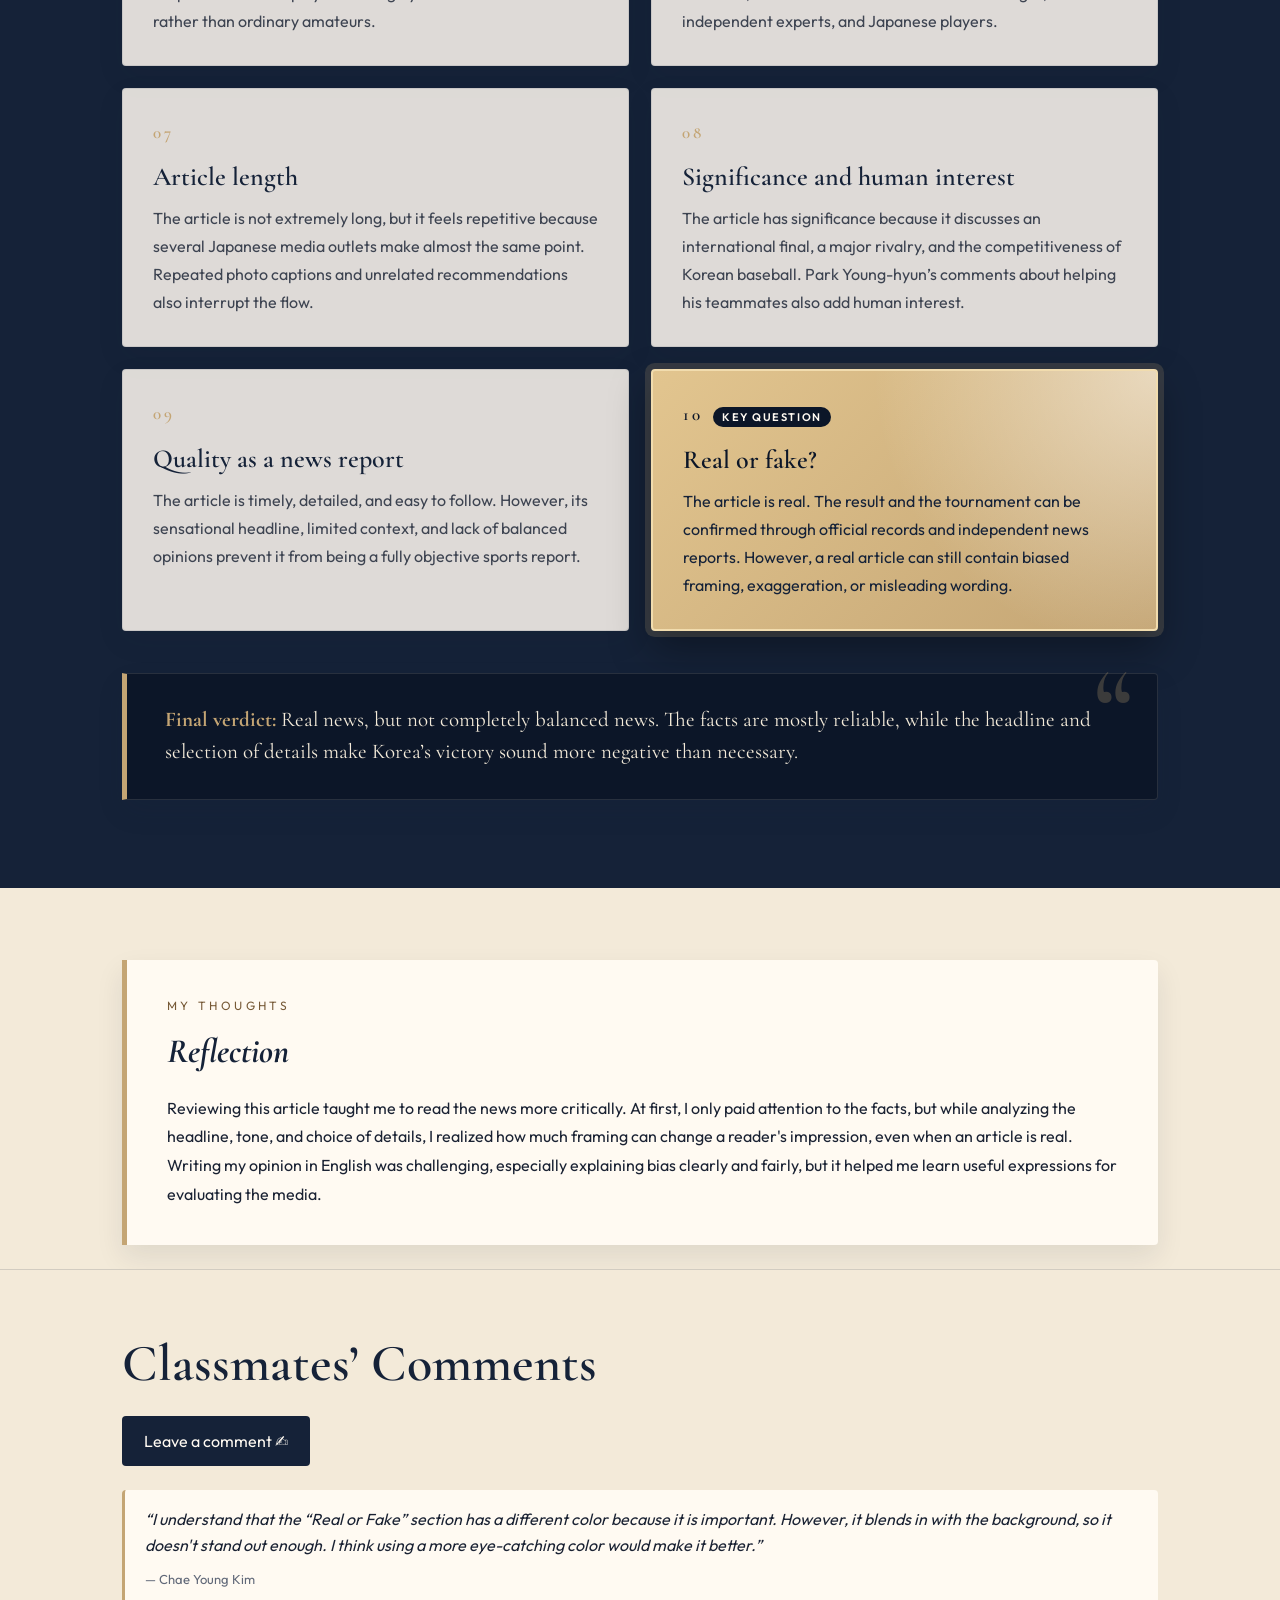
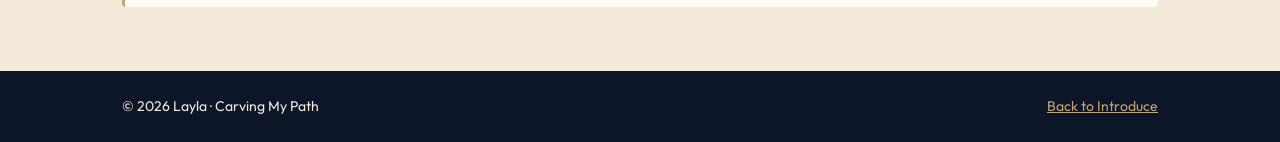
<file: news-analysis/index.html>
<!doctype html>
<html lang="en">
  <head>
    <script>
      // /resume -> /resume/ 로 보정 (CSS·JS 경로 깨짐 방지)
      if (
        location.protocol !== "file:" &&
        !/\/$|\.html$/.test(location.pathname)
      ) {
        location.replace(
          location.pathname + "/" + location.search + location.hash,
        );
      }
    </script>
    <meta charset="UTF-8" />
    <meta name="viewport" content="width=device-width, initial-scale=1.0" />
    <title>News Analysis — Carving My Path</title>
    <link rel="preconnect" href="https://fonts.googleapis.com" />
    <link rel="preconnect" href="https://fonts.gstatic.com" crossorigin />
    <link
      href="https://fonts.googleapis.com/css2?family=Cormorant+Garamond:ital,wght@0,500;0,600;0,700;1,500&family=Great+Vibes&family=Outfit:wght@300;400;500;600&display=swap"
      rel="stylesheet"
    />
    <link rel="stylesheet" href="../css/common.css" />
    <link rel="stylesheet" href="news-analysis.css" />
  </head>
  <body data-page="news">
    <a class="skip-link" href="#page-content">Skip to content</a>
    <site-header></site-header>
    <main id="page-content">
      <section class="section section--navy" id="news-analysis">
        <div class="container">
          <p class="chapterLabel">Media English Assignment</p>
          <h1 class="section__title">Gold Medal, Negative Headlines</h1>

          <p class="section__lead">
            A critical review of how the media framed Korea’s fifth consecutive
            Asian Games baseball gold medal.
          </p>

          <article class="storyRow">
            <figure class="polaroid">
              <!--
                PUT YOUR BASEBALL PHOTO HERE:
                Replace this file: assets/img/baseball-news.jpeg
              -->

              <a
                href="https://www.asiae.co.kr/en/article/world-topic/2026092816102134506"
                target="_blank"
                rel="noopener noreferrer"
                aria-label="Read the original Asiae article"
              >
                <img
                  src="../assets/img/baseball-news.jpg"
                  alt="South Korean baseball team celebrating its Asian Games gold medal"
                />
              </a>

              <figcaption>Click to read the article</figcaption>
            </figure>

            <div class="storyText">
              <h3>My overall opinion</h3>

              <p>
                Overall, I have a negative opinion of this article. Although
                most of its basic facts are correct, its tone is overly critical
                and its framing is unbalanced.
              </p>

              <p>
                South Korea had won its fifth consecutive Asian Games gold medal
                less than a day before the article was published. However, the
                article focused mainly on how Korean professionals struggled
                against Japanese amateurs. I think this timing and emphasis were
                inappropriate because they reduced the significance of the
                players’ achievement.
              </p>

              <p>
                Moreover, Japan’s players were not ordinary recreational
                amateurs. Many of them belonged to competitive corporate
                baseball teams and trained within Japan’s highly developed
                baseball system. Therefore, Korea’s 3–1 victory should not be
                treated as unimpressive simply because the Japanese players were
                officially classified as amateurs.
              </p>

              <a
                class="articleLink"
                href="https://www.asiae.co.kr/en/article/world-topic/2026092816102134506"
                target="_blank"
                rel="noopener noreferrer"
              >
                Read the original article →
              </a>
            </div>
          </article>

          <div class="analysisGrid">
            <article class="analysisCard">
              <p class="analysisCard__number">01</p>
              <h3>Newsworthiness and timing</h3>
              <p>
                The story is newsworthy because it concerns a Korea–Japan final,
                an international sporting event, and Korea’s fifth consecutive
                gold medal. It was timely in a journalistic sense, but its
                negative tone was inappropriate so soon after the victory.
              </p>
            </article>

            <article class="analysisCard">
              <p class="analysisCard__number">02</p>
              <h3>English used</h3>
              <p>
                The article uses formal reporting verbs such as
                <em>reported</em>, <em>noted</em>, <em>described</em>, and
                <em>highlighted</em>. Its spelling and grammar are generally
                correct, but some sentences sound translated or exaggerated.
              </p>
            </article>

            <article class="analysisCard">
              <p class="analysisCard__number">03</p>
              <h3>The headline</h3>
              <p>
                The headline is eye-catching and related to the story, but it is
                also sensational. The repeated contrast between “Korean
                professionals” and “Japanese amateurs” encourages readers to
                judge Korea negatively before reading the full article.
              </p>
            </article>

            <article class="analysisCard">
              <p class="analysisCard__number">04</p>
              <h3>The lead paragraph</h3>
              <p>
                The lead clearly presents the score, the gold medal, and the
                main issue. However, it gives more attention to Korea’s struggle
                than to the achievement of winning the championship.
              </p>
            </article>

            <article class="analysisCard">
              <p class="analysisCard__number">05</p>
              <h3>The 5 W’s</h3>
              <p>
                The article includes who, what, when, where, why, and how.
                However, it does not sufficiently explain that Japan’s corporate
                baseball players are highly trained elite athletes rather than
                ordinary amateurs.
              </p>
            </article>

            <article class="analysisCard">
              <p class="analysisCard__number">06</p>
              <h3>Quotations and balance</h3>
              <p>
                It includes reports from TBS, Mainichi Shimbun, NNN, and The
                Digest, as well as a direct quotation from Park Young-hyun.
                However, it lacks comments from Korea’s manager, independent
                experts, and Japanese players.
              </p>
            </article>

            <article class="analysisCard">
              <p class="analysisCard__number">07</p>
              <h3>Article length</h3>
              <p>
                The article is not extremely long, but it feels repetitive
                because several Japanese media outlets make almost the same
                point. Repeated photo captions and unrelated recommendations
                also interrupt the flow.
              </p>
            </article>

            <article class="analysisCard">
              <p class="analysisCard__number">08</p>
              <h3>Significance and human interest</h3>
              <p>
                The article has significance because it discusses an
                international final, a major rivalry, and the competitiveness of
                Korean baseball. Park Young-hyun’s comments about helping his
                teammates also add human interest.
              </p>
            </article>

            <article class="analysisCard">
              <p class="analysisCard__number">09</p>
              <h3>Quality as a news report</h3>
              <p>
                The article is timely, detailed, and easy to follow. However,
                its sensational headline, limited context, and lack of balanced
                opinions prevent it from being a fully objective sports report.
              </p>
            </article>

            <article class="analysisCard analysisCard--highlight">
              <p class="analysisCard__number">10</p>
              <h3>Real or fake?</h3>
              <p>
                The article is real. The result and the tournament can be
                confirmed through official records and independent news reports.
                However, a real article can still contain biased framing,
                exaggeration, or misleading wording.
              </p>
            </article>
          </div>

          <blockquote class="finalVerdict">
            <p>
              <strong>Final verdict:</strong> Real news, but not completely
              balanced news. The facts are mostly reliable, while the headline
              and selection of details make Korea’s victory sound more negative
              than necessary.
            </p>
          </blockquote>
        </div>
      </section>
      <section class="section" id="news-reflection">
        <div class="container">
          <article class="newsReflection">
            <p class="chapterLabel">My Thoughts</p>
            <h2>Reflection</h2>
            <p>
              Reviewing this article taught me to read the news more critically.
              At first, I only paid attention to the facts, but while analyzing
              the headline, tone, and choice of details, I realized how much
              framing can change a reader's impression, even when an article is
              real. Writing my opinion in English was challenging, especially
              explaining bias clearly and fairly, but it helped me learn useful
              expressions for evaluating the media.
            </p>
          </article>
        </div>
      </section>
      <site-comments page="News Analysis"></site-comments>
    </main>

    <site-footer></site-footer>
    <script src="../components/header.js" defer></script>
    <script src="../components/footer.js" defer></script>
    <script src="../components/comments-data.js" defer></script>
    <script src="../components/comments.js" defer></script>
    <script src="../js/script.js" defer></script>
  </body>
</html>
</file>
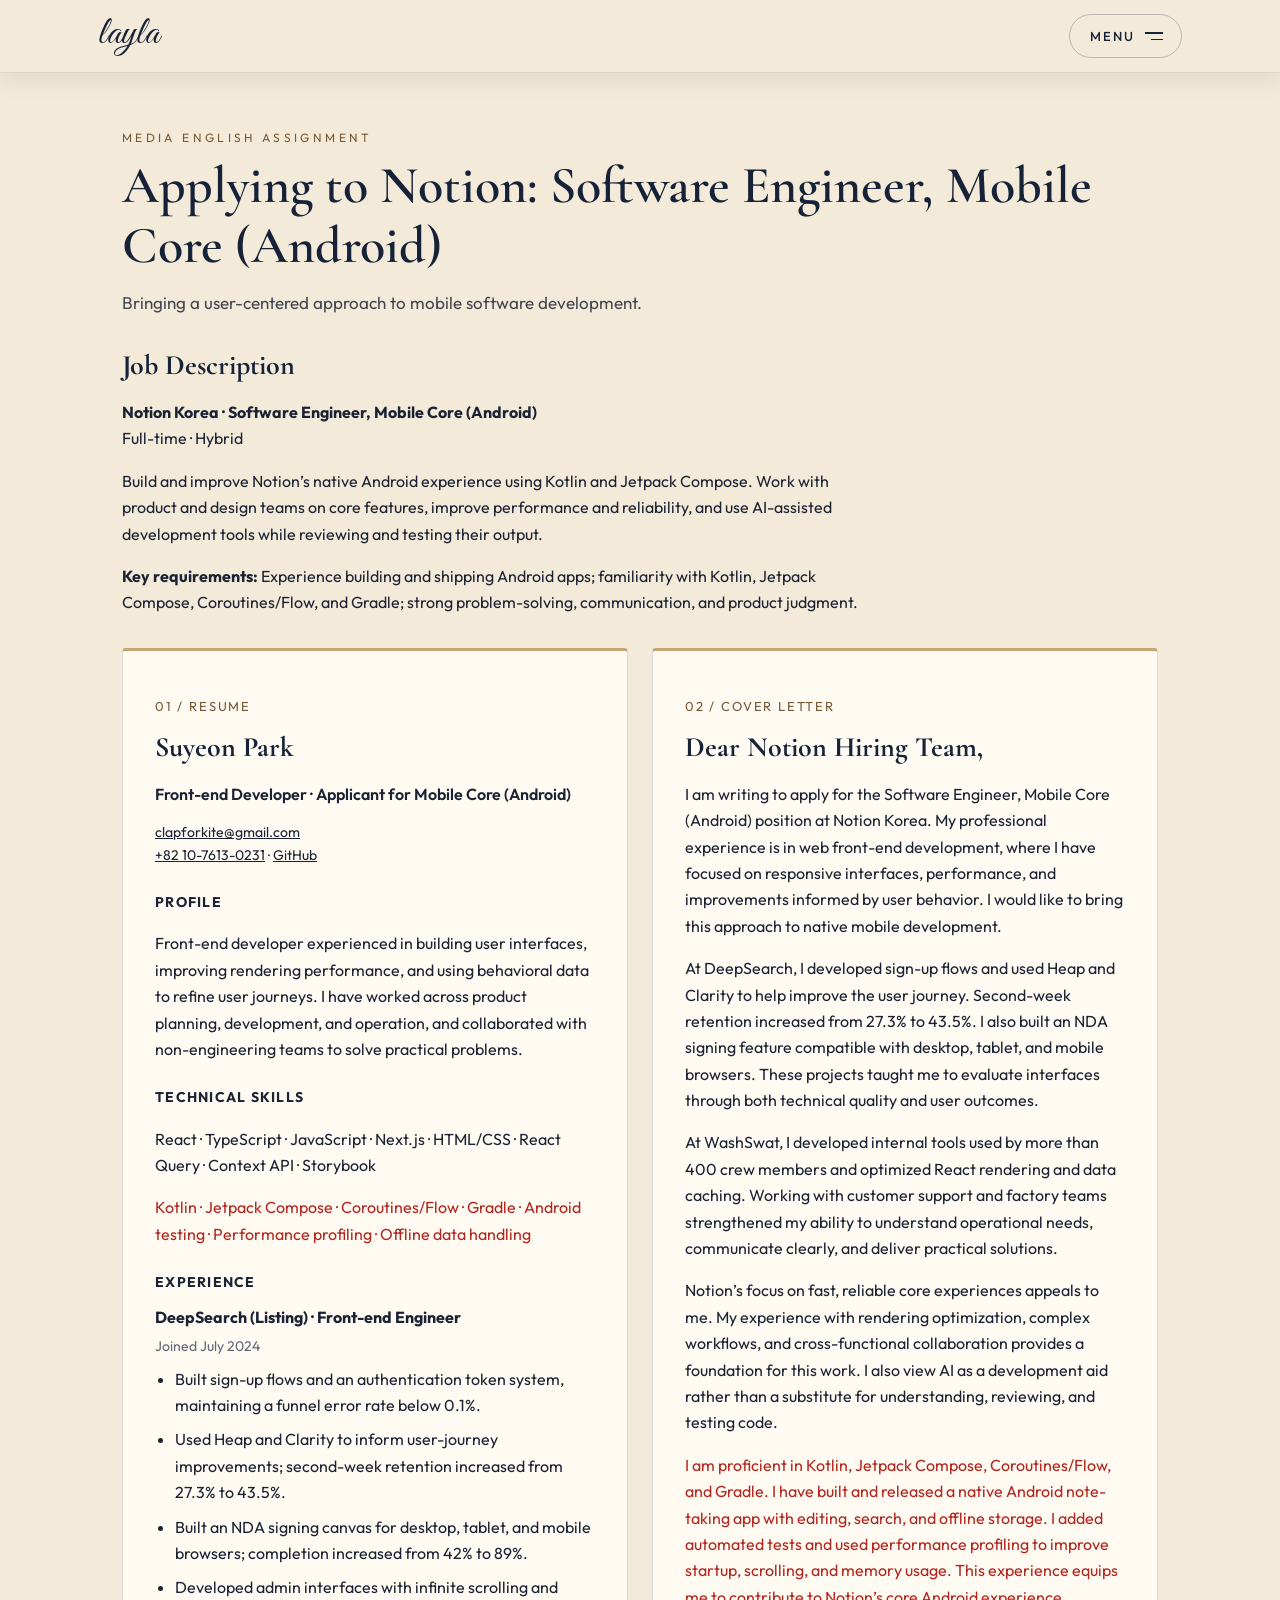
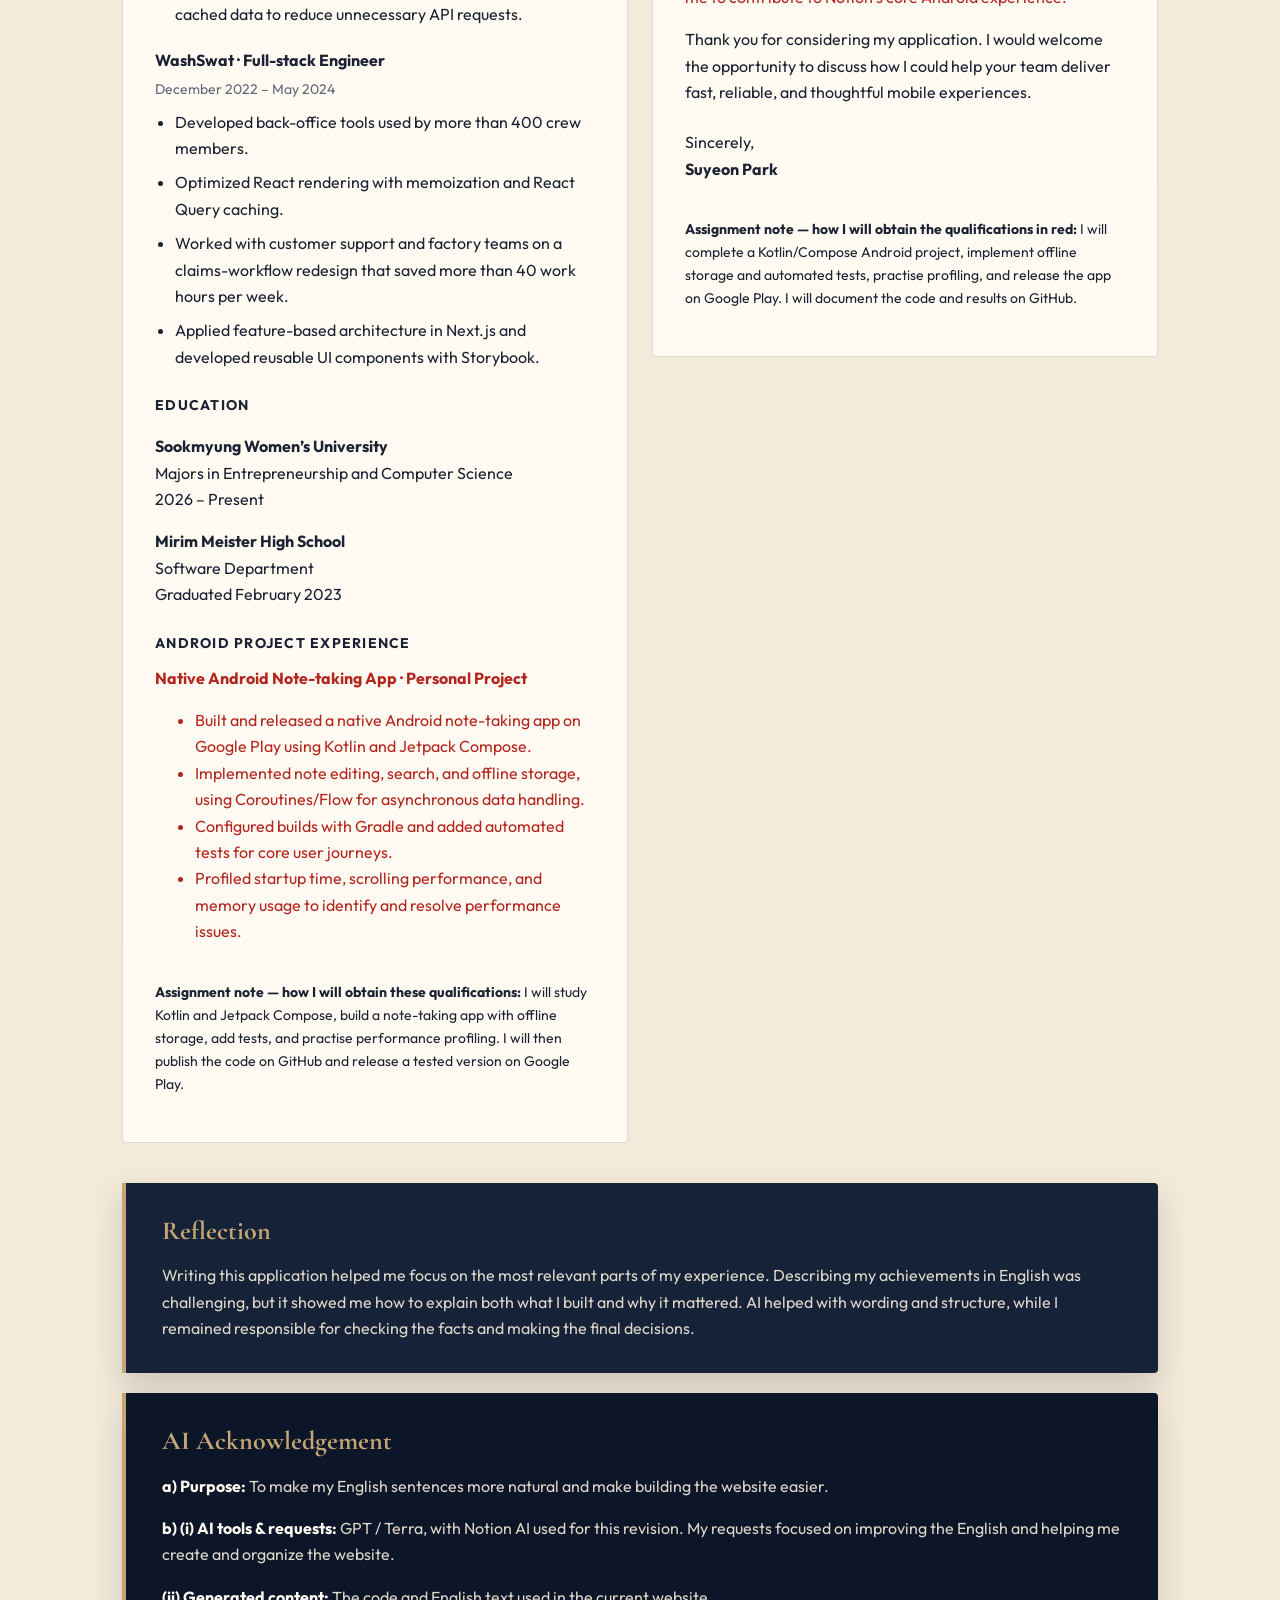
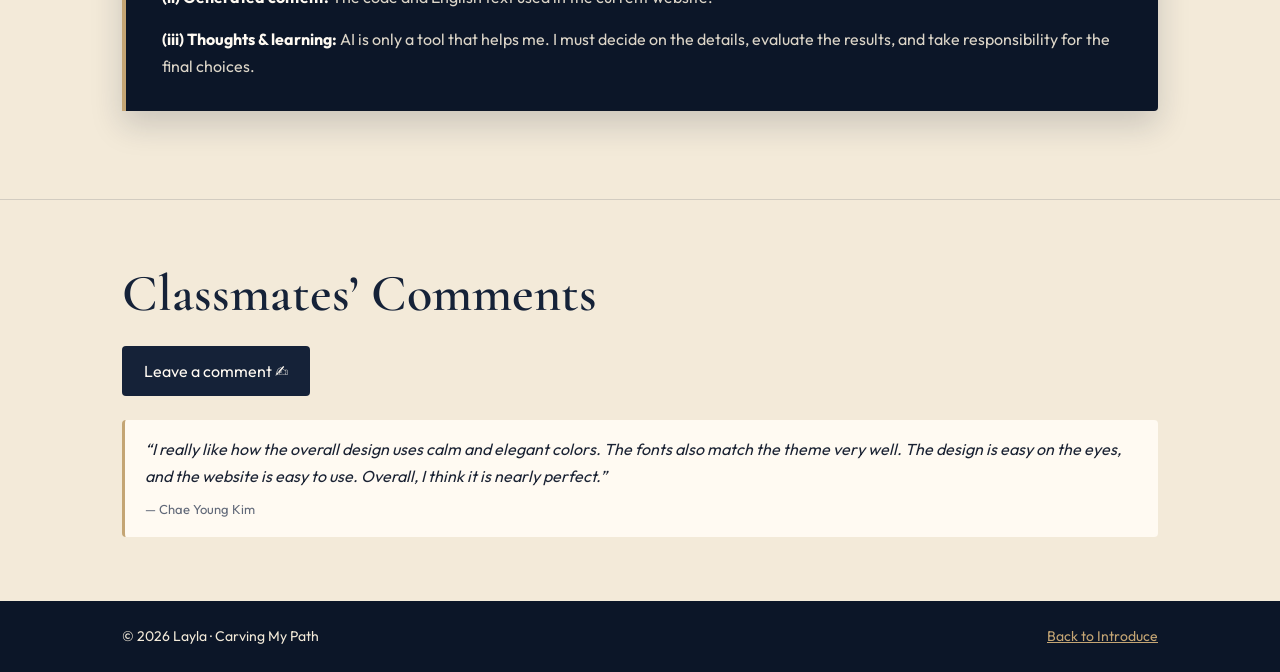
<file: resume/index.html>
<!doctype html>
<html lang="en">
  <head>
    <script>
      // /resume -> /resume/ 로 보정 (CSS·JS 경로 깨짐 방지)
      if (
        location.protocol !== "file:" &&
        !/\/$|\.html$/.test(location.pathname)
      ) {
        location.replace(
          location.pathname + "/" + location.search + location.hash,
        );
      }
    </script>
    <meta charset="UTF-8" />
    <meta name="viewport" content="width=device-width, initial-scale=1.0" />
    <title>Resume & Cover Letter — Carving My Path</title>
    <link rel="preconnect" href="https://fonts.googleapis.com" />
    <link rel="preconnect" href="https://fonts.gstatic.com" crossorigin />
    <link
      href="https://fonts.googleapis.com/css2?family=Cormorant+Garamond:ital,wght@0,500;0,600;0,700;1,500&family=Great+Vibes&family=Outfit:wght@300;400;500;600&display=swap"
      rel="stylesheet"
    />
    <link rel="stylesheet" href="../css/common.css" />
    <link rel="stylesheet" href="resume.css" />
  </head>
  <body data-page="resume">
    <a class="skip-link" href="#page-content">Skip to content</a>
    <site-header></site-header>
    <main id="page-content">
      <section class="section" id="resume-letter">
        <div class="container">
          <p class="chapterLabel">Media English Assignment</p>
          <h1 class="section__title">
            Applying to Notion: Software Engineer, Mobile Core (Android)
          </h1>
          <p class="section__lead">
            Bringing a user-centered approach to mobile software development.
          </p>
          <div class="career-role">
            <h3>Job Description</h3>
            <p>
              <strong
                >Notion Korea · Software Engineer, Mobile Core (Android)</strong
              ><br />Full-time · Hybrid
            </p>
            <p>
              Build and improve Notion’s native Android experience using Kotlin
              and Jetpack Compose. Work with product and design teams on core
              features, improve performance and reliability, and use AI-assisted
              development tools while reviewing and testing their output.
            </p>
            <p>
              <strong>Key requirements:</strong> Experience building and
              shipping Android apps; familiarity with Kotlin, Jetpack Compose,
              Coroutines/Flow, and Gradle; strong problem-solving,
              communication, and product judgment.
            </p>
          </div>
          <div class="career-grid">
            <article class="career-card">
              <p class="career-label">01 / Resume</p>
              <h3>Suyeon Park</h3>
              <p class="career-subtitle">
                Front-end Developer · Applicant for Mobile Core (Android)
              </p>
              <p class="career-contact">
                <a href="mailto:clapforkite@gmail.com">clapforkite@gmail.com</a
                ><br /><a href="tel:+821076130231">+82 10-7613-0231</a> ·
                <a
                  href="https://github.com/Suyeon04"
                  target="_blank"
                  rel="noopener noreferrer"
                  >GitHub</a
                >
              </p>
              <h4>Profile</h4>
              <p>
                Front-end developer experienced in building user interfaces,
                improving rendering performance, and using behavioral data to
                refine user journeys. I have worked across product planning,
                development, and operation, and collaborated with
                non-engineering teams to solve practical problems.
              </p>
              <h4>Technical Skills</h4>
              <p>
                React · TypeScript · JavaScript · Next.js · HTML/CSS · React
                Query · Context API · Storybook
              </p>
              <p class="career-future">
                Kotlin · Jetpack Compose · Coroutines/Flow · Gradle · Android
                testing · Performance profiling · Offline data handling
              </p>
              <h4>Experience</h4>
              <div class="career-job">
                <strong>DeepSearch (Listing) · Front-end Engineer</strong
                ><span>Joined July 2024</span>
                <ul>
                  <li>
                    Built sign-up flows and an authentication token system,
                    maintaining a funnel error rate below 0.1%.
                  </li>
                  <li>
                    Used Heap and Clarity to inform user-journey improvements;
                    second-week retention increased from 27.3% to 43.5%.
                  </li>
                  <li>
                    Built an NDA signing canvas for desktop, tablet, and mobile
                    browsers; completion increased from 42% to 89%.
                  </li>
                  <li>
                    Developed admin interfaces with infinite scrolling and
                    cached data to reduce unnecessary API requests.
                  </li>
                </ul>
              </div>
              <div class="career-job">
                <strong>WashSwat · Full-stack Engineer</strong
                ><span>December 2022 – May 2024</span>
                <ul>
                  <li>
                    Developed back-office tools used by more than 400 crew
                    members.
                  </li>
                  <li>
                    Optimized React rendering with memoization and React Query
                    caching.
                  </li>
                  <li>
                    Worked with customer support and factory teams on a
                    claims-workflow redesign that saved more than 40 work hours
                    per week.
                  </li>
                  <li>
                    Applied feature-based architecture in Next.js and developed
                    reusable UI components with Storybook.
                  </li>
                </ul>
              </div>
              <h4>Education</h4>
              <p>
                <strong>Sookmyung Women’s University</strong><br />Majors in
                Entrepreneurship and Computer Science<br />2026 – Present
              </p>
              <p>
                <strong>Mirim Meister High School</strong><br />Software
                Department<br />Graduated February 2023
              </p>
              <h4>Android Project Experience</h4>
              <div class="career-future">
                <strong
                  >Native Android Note-taking App · Personal Project</strong
                >
                <ul>
                  <li>
                    Built and released a native Android note-taking app on
                    Google Play using Kotlin and Jetpack Compose.
                  </li>
                  <li>
                    Implemented note editing, search, and offline storage, using
                    Coroutines/Flow for asynchronous data handling.
                  </li>
                  <li>
                    Configured builds with Gradle and added automated tests for
                    core user journeys.
                  </li>
                  <li>
                    Profiled startup time, scrolling performance, and memory
                    usage to identify and resolve performance issues.
                  </li>
                </ul>
              </div>
              <p class="career-plan">
                <strong
                  >Assignment note — how I will obtain these
                  qualifications:</strong
                >
                I will study Kotlin and Jetpack Compose, build a note-taking app
                with offline storage, add tests, and practise performance
                profiling. I will then publish the code on GitHub and release a
                tested version on Google Play.
              </p>
            </article>
            <article class="career-card">
              <p class="career-label">02 / Cover Letter</p>
              <h3>Dear Notion Hiring Team,</h3>
              <p>
                I am writing to apply for the Software Engineer, Mobile Core
                (Android) position at Notion Korea. My professional experience
                is in web front-end development, where I have focused on
                responsive interfaces, performance, and improvements informed by
                user behavior. I would like to bring this approach to native
                mobile development.
              </p>
              <p>
                At DeepSearch, I developed sign-up flows and used Heap and
                Clarity to help improve the user journey. Second-week retention
                increased from 27.3% to 43.5%. I also built an NDA signing
                feature compatible with desktop, tablet, and mobile browsers.
                These projects taught me to evaluate interfaces through both
                technical quality and user outcomes.
              </p>
              <p>
                At WashSwat, I developed internal tools used by more than 400
                crew members and optimized React rendering and data caching.
                Working with customer support and factory teams strengthened my
                ability to understand operational needs, communicate clearly,
                and deliver practical solutions.
              </p>
              <p>
                Notion’s focus on fast, reliable core experiences appeals to me.
                My experience with rendering optimization, complex workflows,
                and cross-functional collaboration provides a foundation for
                this work. I also view AI as a development aid rather than a
                substitute for understanding, reviewing, and testing code.
              </p>
              <p class="career-future">
                I am proficient in Kotlin, Jetpack Compose, Coroutines/Flow, and
                Gradle. I have built and released a native Android note-taking
                app with editing, search, and offline storage. I added automated
                tests and used performance profiling to improve startup,
                scrolling, and memory usage. This experience equips me to
                contribute to Notion’s core Android experience.
              </p>
              <p>
                Thank you for considering my application. I would welcome the
                opportunity to discuss how I could help your team deliver fast,
                reliable, and thoughtful mobile experiences.
              </p>
              <p class="career-signature">
                Sincerely,<br /><strong>Suyeon Park</strong>
              </p>
              <p class="career-plan">
                <strong
                  >Assignment note — how I will obtain the qualifications in
                  red:</strong
                >
                I will complete a Kotlin/Compose Android project, implement
                offline storage and automated tests, practise profiling, and
                release the app on Google Play. I will document the code and
                results on GitHub.
              </p>
            </article>
          </div>

          <div class="career-notes">
            <article>
              <h3>Reflection</h3>
              <p>
                Writing this application helped me focus on the most relevant
                parts of my experience. Describing my achievements in English
                was challenging, but it showed me how to explain both what I
                built and why it mattered. AI helped with wording and structure,
                while I remained responsible for checking the facts and making
                the final decisions.
              </p>
            </article>
            <article class="ai-acknowledgement">
              <h3>AI Acknowledgement</h3>
              <p>
                <strong>a) Purpose:</strong> To make my English sentences more
                natural and make building the website easier.
              </p>
              <p>
                <strong>b) (i) AI tools &amp; requests:</strong> GPT / Terra,
                with Notion AI used for this revision. My requests focused on
                improving the English and helping me create and organize the
                website.
              </p>
              <p>
                <strong>(ii) Generated content:</strong> The code and English
                text used in the current website.
              </p>
              <p>
                <strong>(iii) Thoughts &amp; learning:</strong> AI is only a
                tool that helps me. I must decide on the details, evaluate the
                results, and take responsibility for the final choices.
              </p>
            </article>
          </div>
        </div>
      </section>
      <site-comments page="Resume &amp; Cover Letter"></site-comments>
    </main>

    <site-footer></site-footer>
    <script src="../components/header.js" defer></script>
    <script src="../components/footer.js" defer></script>
    <script src="../components/comments-data.js" defer></script>
    <script src="../components/comments.js" defer></script>
    <script src="../js/script.js" defer></script>
  </body>
</html>
</file>
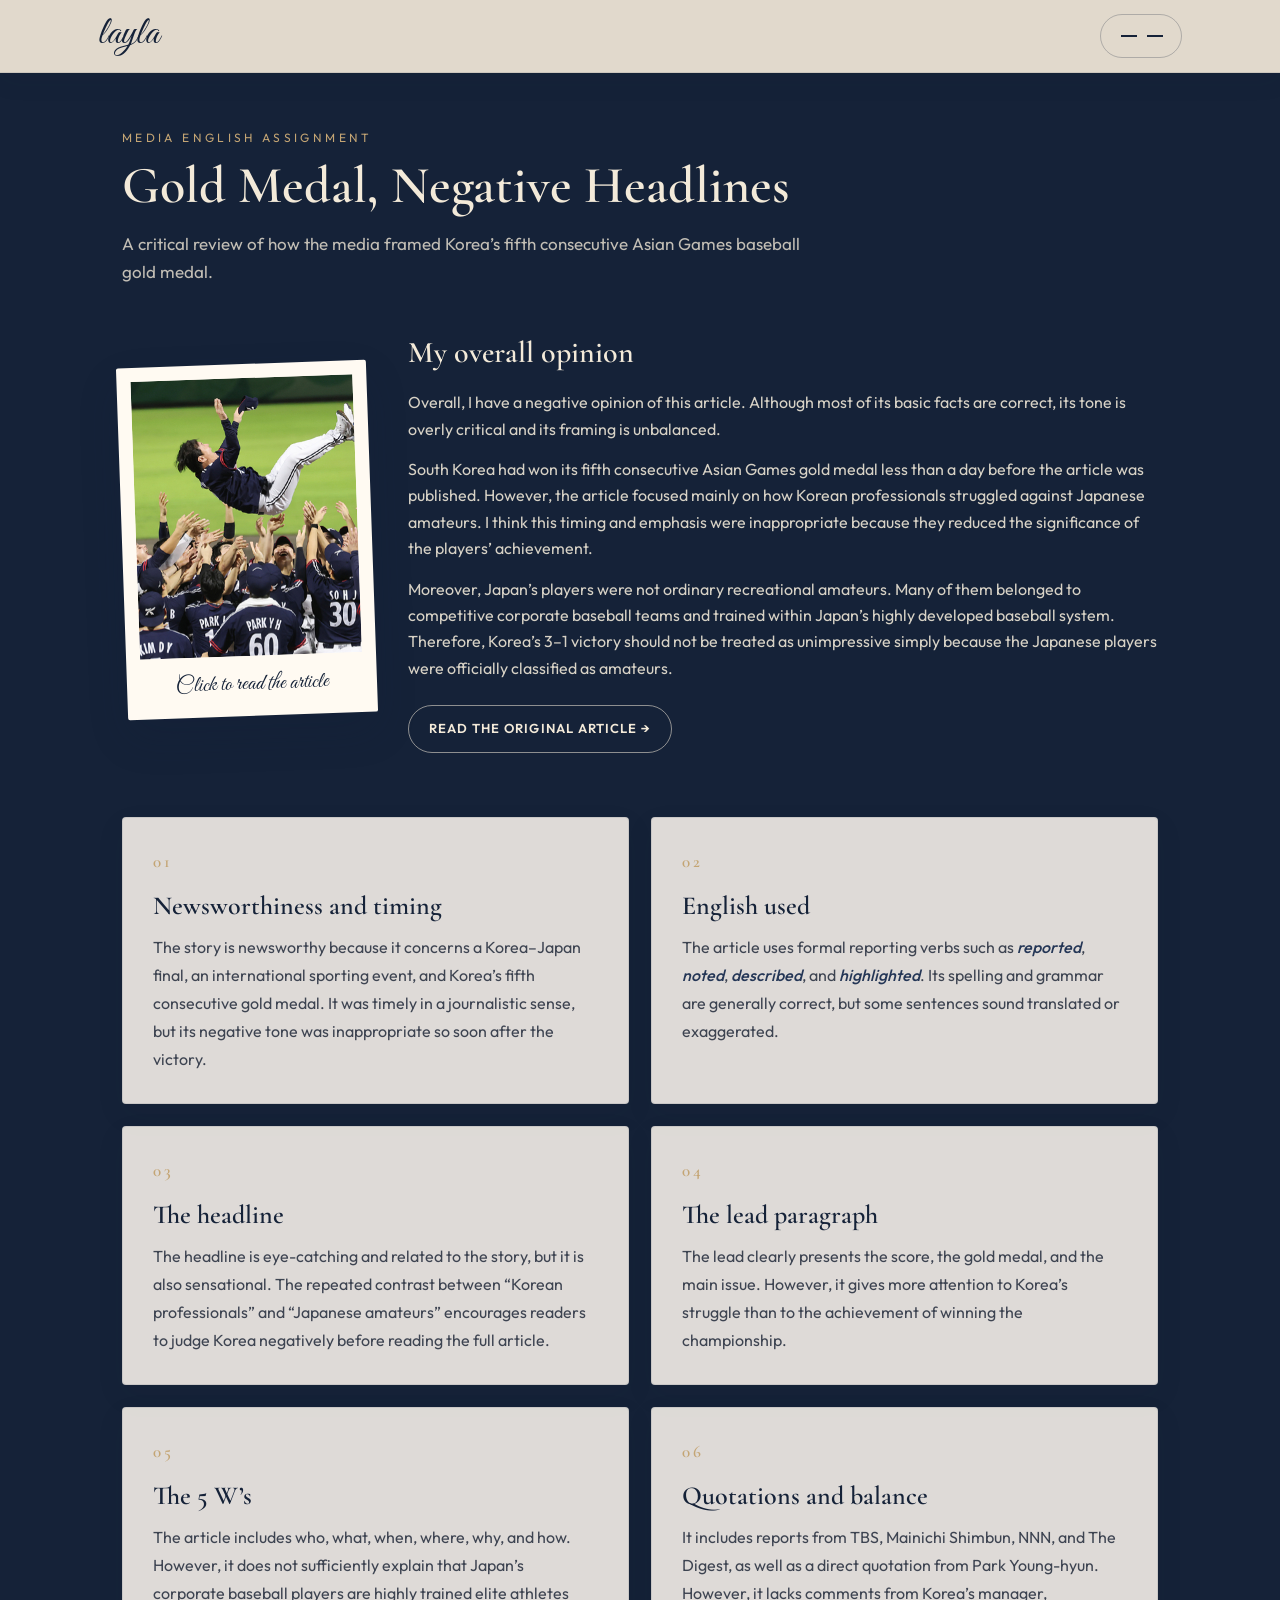
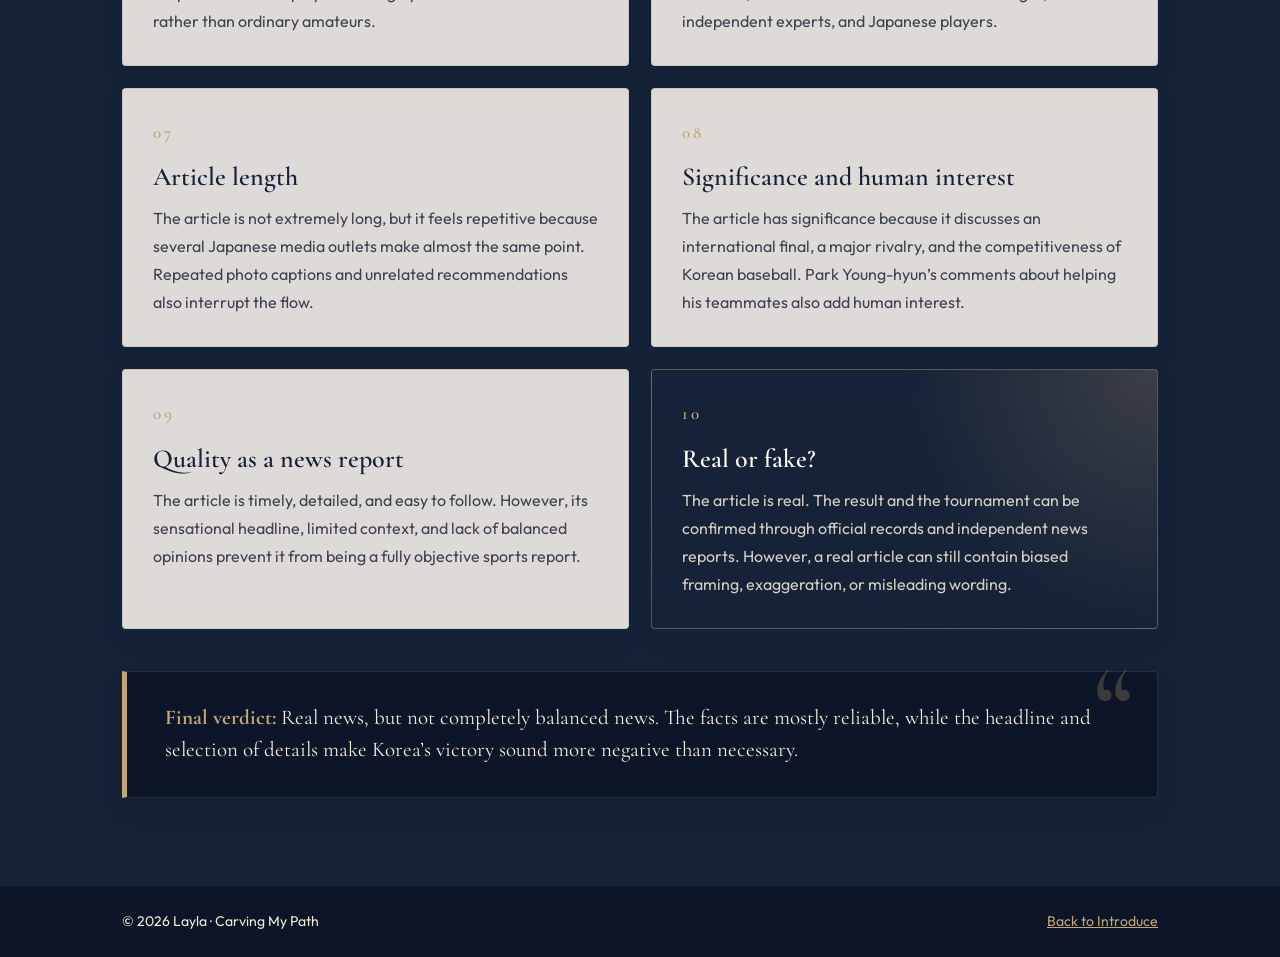
<file: html/news-analysis.html>
<!doctype html>
<html lang="en">
  <head>
    <meta charset="UTF-8" />
    <meta name="viewport" content="width=device-width, initial-scale=1.0" />
    <title>News Analysis — Carving My Path</title>
    <link rel="preconnect" href="https://fonts.googleapis.com" />
    <link rel="preconnect" href="https://fonts.gstatic.com" crossorigin />
    <link
      href="https://fonts.googleapis.com/css2?family=Cormorant+Garamond:ital,wght@0,500;0,600;0,700;1,500&family=Great+Vibes&family=Outfit:wght@300;400;500;600&display=swap"
      rel="stylesheet"
    />
    <link rel="stylesheet" href="../css/common.css" />
    <link rel="stylesheet" href="../css/news-analysis.css" />
  </head>
  <body data-page="news">
    <a class="skip-link" href="#page-content">Skip to content</a>
    <header class="header is-scrolled" id="header">
      <div class="header__inner">
        <a class="logo" href="introduce.html" aria-label="Layla, go to main"
          >layla</a
        >
        <nav class="nav" aria-label="Primary">
          <a href="introduce.html">Introduce</a>
          <a href="news-analysis.html" class="is-active" aria-current="page"
            >News Analysis</a
          >
          <a href="resume.html">Resume &amp; Cover Letter</a>
        </nav>

        <button
          class="menuBtn"
          id="menuBtn"
          type="button"
          aria-label="Open menu"
          aria-expanded="false"
          aria-controls="mobileNav"
        >
          <span></span>
          <span></span>
        </button>
      </div>
      <div class="mobileNav" id="mobileNav" hidden>
        <a href="introduce.html">Introduce</a>
        <a href="news-analysis.html" aria-current="page">News Analysis</a>
        <a href="resume.html">Resume &amp; Cover Letter</a>
      </div>
    </header>
    <main id="page-content">
      <section class="section section--navy" id="news-analysis">
        <div class="container">
          <p class="chapterLabel">Media English Assignment</p>
          <h1 class="section__title">Gold Medal, Negative Headlines</h1>

          <p class="section__lead">
            A critical review of how the media framed Korea’s fifth consecutive
            Asian Games baseball gold medal.
          </p>

          <article class="storyRow">
            <figure class="polaroid">
              <!--
                PUT YOUR BASEBALL PHOTO HERE:
                Replace this file: assets/img/baseball-news.jpeg
              -->

              <a
                href="https://www.asiae.co.kr/en/article/world-topic/2026092816102134506"
                target="_blank"
                rel="noopener noreferrer"
                aria-label="Read the original Asiae article"
              >
                <img
                  src="../assets/img/baseball-news.jpg"
                  alt="South Korean baseball team celebrating its Asian Games gold medal"
                />
              </a>

              <figcaption>Click to read the article</figcaption>
            </figure>

            <div class="storyText">
              <h3>My overall opinion</h3>

              <p>
                Overall, I have a negative opinion of this article. Although
                most of its basic facts are correct, its tone is overly critical
                and its framing is unbalanced.
              </p>

              <p>
                South Korea had won its fifth consecutive Asian Games gold medal
                less than a day before the article was published. However, the
                article focused mainly on how Korean professionals struggled
                against Japanese amateurs. I think this timing and emphasis were
                inappropriate because they reduced the significance of the
                players’ achievement.
              </p>

              <p>
                Moreover, Japan’s players were not ordinary recreational
                amateurs. Many of them belonged to competitive corporate
                baseball teams and trained within Japan’s highly developed
                baseball system. Therefore, Korea’s 3–1 victory should not be
                treated as unimpressive simply because the Japanese players were
                officially classified as amateurs.
              </p>

              <a
                class="articleLink"
                href="https://www.asiae.co.kr/en/article/world-topic/2026092816102134506"
                target="_blank"
                rel="noopener noreferrer"
              >
                Read the original article →
              </a>
            </div>
          </article>

          <div class="analysisGrid">
            <article class="analysisCard">
              <p class="analysisCard__number">01</p>
              <h3>Newsworthiness and timing</h3>
              <p>
                The story is newsworthy because it concerns a Korea–Japan final,
                an international sporting event, and Korea’s fifth consecutive
                gold medal. It was timely in a journalistic sense, but its
                negative tone was inappropriate so soon after the victory.
              </p>
            </article>

            <article class="analysisCard">
              <p class="analysisCard__number">02</p>
              <h3>English used</h3>
              <p>
                The article uses formal reporting verbs such as
                <em>reported</em>, <em>noted</em>, <em>described</em>, and
                <em>highlighted</em>. Its spelling and grammar are generally
                correct, but some sentences sound translated or exaggerated.
              </p>
            </article>

            <article class="analysisCard">
              <p class="analysisCard__number">03</p>
              <h3>The headline</h3>
              <p>
                The headline is eye-catching and related to the story, but it is
                also sensational. The repeated contrast between “Korean
                professionals” and “Japanese amateurs” encourages readers to
                judge Korea negatively before reading the full article.
              </p>
            </article>

            <article class="analysisCard">
              <p class="analysisCard__number">04</p>
              <h3>The lead paragraph</h3>
              <p>
                The lead clearly presents the score, the gold medal, and the
                main issue. However, it gives more attention to Korea’s struggle
                than to the achievement of winning the championship.
              </p>
            </article>

            <article class="analysisCard">
              <p class="analysisCard__number">05</p>
              <h3>The 5 W’s</h3>
              <p>
                The article includes who, what, when, where, why, and how.
                However, it does not sufficiently explain that Japan’s corporate
                baseball players are highly trained elite athletes rather than
                ordinary amateurs.
              </p>
            </article>

            <article class="analysisCard">
              <p class="analysisCard__number">06</p>
              <h3>Quotations and balance</h3>
              <p>
                It includes reports from TBS, Mainichi Shimbun, NNN, and The
                Digest, as well as a direct quotation from Park Young-hyun.
                However, it lacks comments from Korea’s manager, independent
                experts, and Japanese players.
              </p>
            </article>

            <article class="analysisCard">
              <p class="analysisCard__number">07</p>
              <h3>Article length</h3>
              <p>
                The article is not extremely long, but it feels repetitive
                because several Japanese media outlets make almost the same
                point. Repeated photo captions and unrelated recommendations
                also interrupt the flow.
              </p>
            </article>

            <article class="analysisCard">
              <p class="analysisCard__number">08</p>
              <h3>Significance and human interest</h3>
              <p>
                The article has significance because it discusses an
                international final, a major rivalry, and the competitiveness of
                Korean baseball. Park Young-hyun’s comments about helping his
                teammates also add human interest.
              </p>
            </article>

            <article class="analysisCard">
              <p class="analysisCard__number">09</p>
              <h3>Quality as a news report</h3>
              <p>
                The article is timely, detailed, and easy to follow. However,
                its sensational headline, limited context, and lack of balanced
                opinions prevent it from being a fully objective sports report.
              </p>
            </article>

            <article class="analysisCard analysisCard--highlight">
              <p class="analysisCard__number">10</p>
              <h3>Real or fake?</h3>
              <p>
                The article is real. The result and the tournament can be
                confirmed through official records and independent news reports.
                However, a real article can still contain biased framing,
                exaggeration, or misleading wording.
              </p>
            </article>
          </div>

          <blockquote class="finalVerdict">
            <p>
              <strong>Final verdict:</strong> Real news, but not completely
              balanced news. The facts are mostly reliable, while the headline
              and selection of details make Korea’s victory sound more negative
              than necessary.
            </p>
          </blockquote>
        </div>
      </section>
    </main>
    <footer class="siteFooter">
      <div class="container">
        <span>© <span id="year"></span> Layla · Carving My Path</span
        ><a href="introduce.html">Back to Introduce</a>
      </div>
    </footer>
    <script src="../js/script.js"></script>
  </body>
</html>
</file>
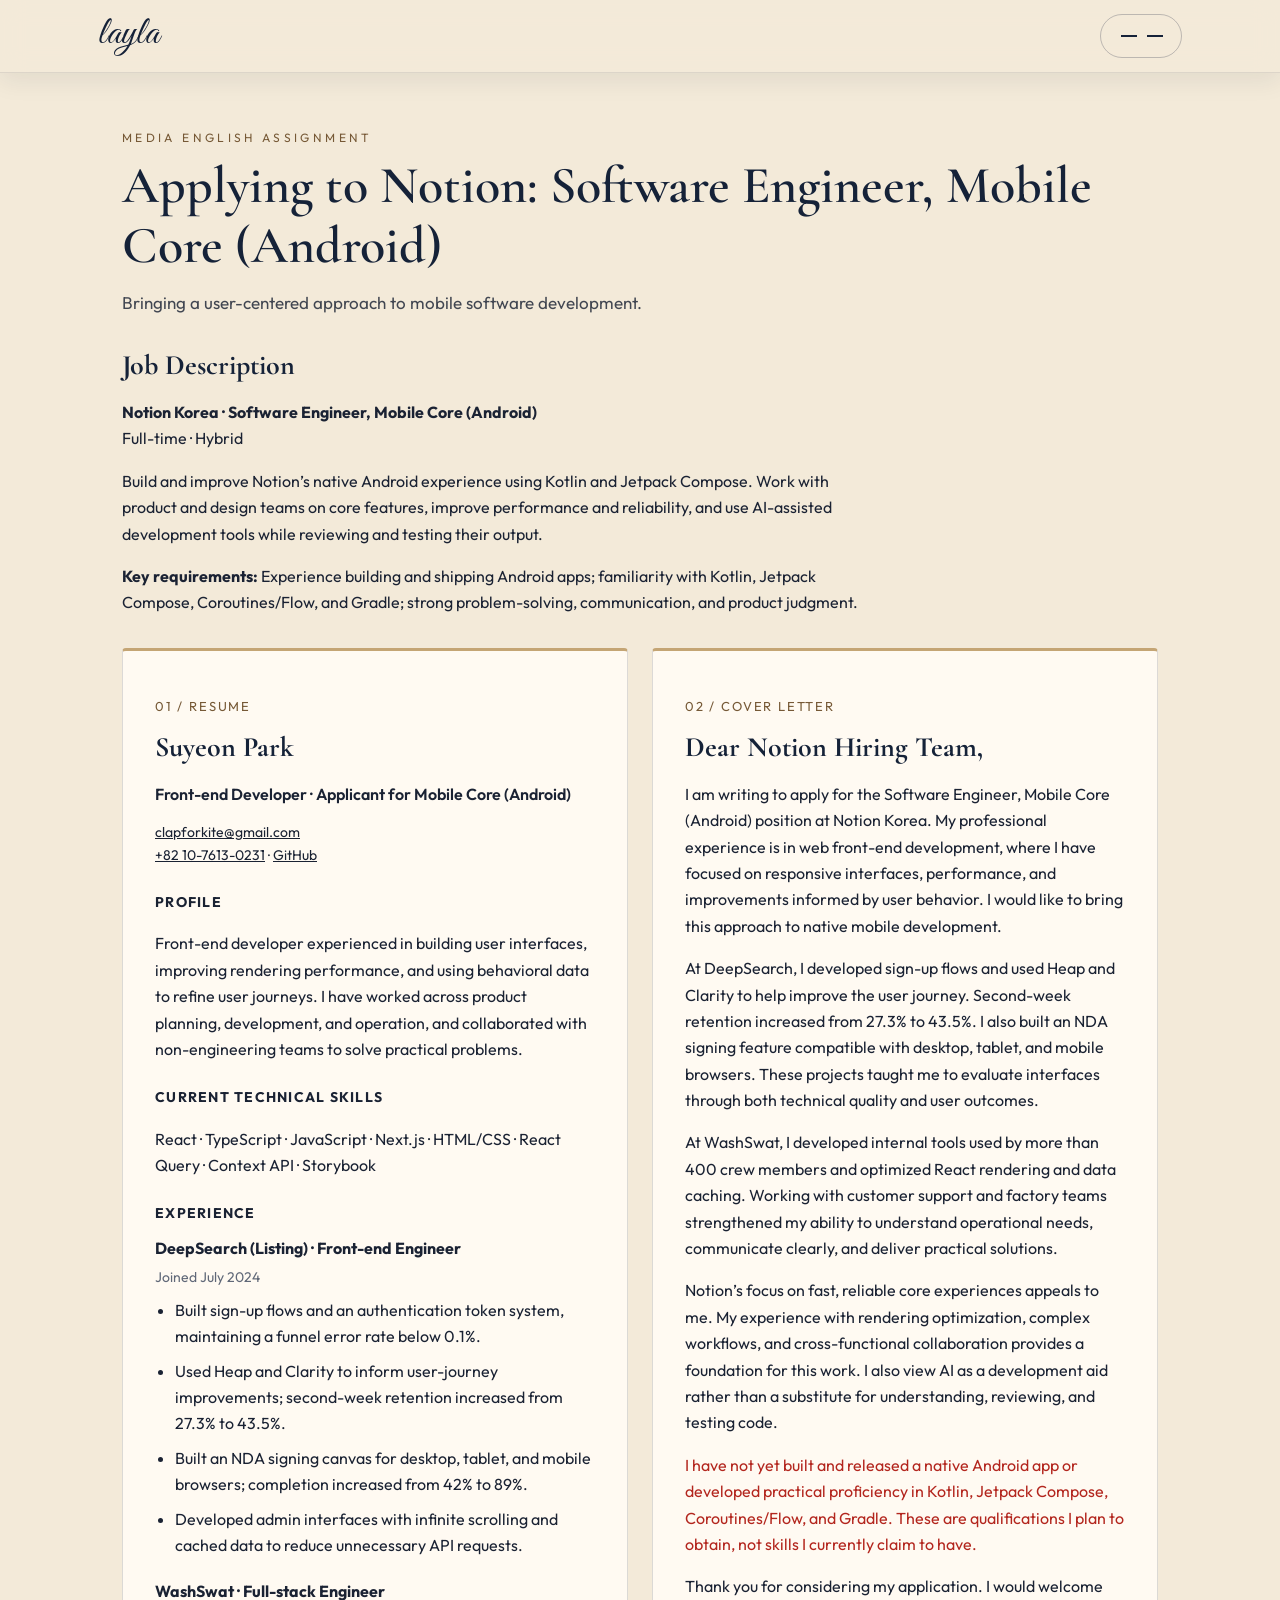
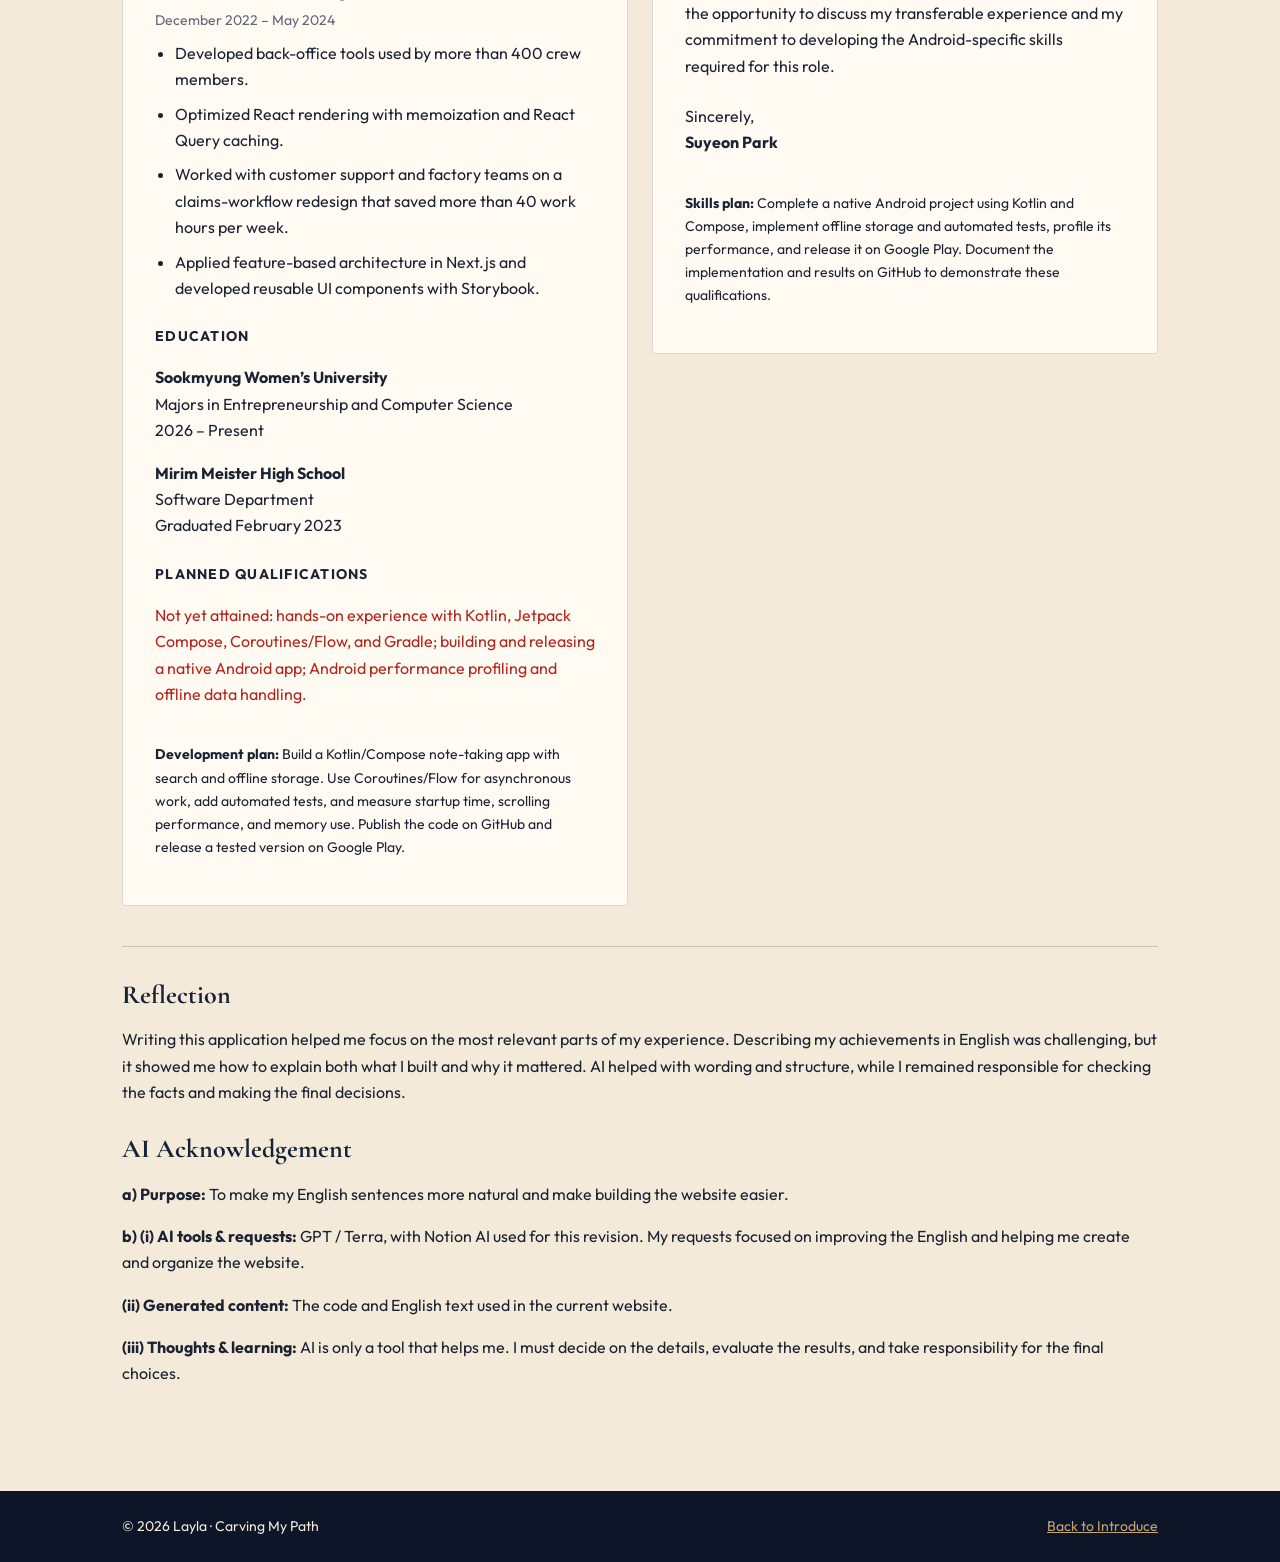
<file: html/resume.html>
<!doctype html>
<html lang="en">
  <head>
    <meta charset="UTF-8" />
    <meta name="viewport" content="width=device-width, initial-scale=1.0" />
    <title>Resume & Cover Letter — Carving My Path</title>
    <link rel="preconnect" href="https://fonts.googleapis.com" />
    <link rel="preconnect" href="https://fonts.gstatic.com" crossorigin />
    <link
      href="https://fonts.googleapis.com/css2?family=Cormorant+Garamond:ital,wght@0,500;0,600;0,700;1,500&family=Great+Vibes&family=Outfit:wght@300;400;500;600&display=swap"
      rel="stylesheet"
    />
    <link rel="stylesheet" href="../css/common.css" />
    <link rel="stylesheet" href="../css/resume.css" />
  </head>
  <body data-page="resume">
    <a class="skip-link" href="#page-content">Skip to content</a>
    <header class="header is-scrolled" id="header">
      <div class="header__inner">
        <a class="logo" href="introduce.html" aria-label="Layla, go to main"
          >layla</a
        >
        <nav class="nav" aria-label="Primary">
          <a href="introduce.html">Introduce</a>
          <a href="news-analysis.html">News Analysis</a>
          <a href="resume.html" class="is-active" aria-current="page"
            >Resume &amp; Cover Letter</a
          >
        </nav>

        <button
          class="menuBtn"
          id="menuBtn"
          type="button"
          aria-label="Open menu"
          aria-expanded="false"
          aria-controls="mobileNav"
        >
          <span></span>
          <span></span>
        </button>
      </div>
      <div class="mobileNav" id="mobileNav" hidden>
        <a href="introduce.html">Introduce</a>
        <a href="news-analysis.html">News Analysis</a>
        <a href="resume.html" aria-current="page">Resume &amp; Cover Letter</a>
      </div>
    </header>
    <main id="page-content">
      <section class="section" id="resume-letter">
        <div class="container">
          <p class="chapterLabel">Media English Assignment</p>
          <h1 class="section__title">
            Applying to Notion: Software Engineer, Mobile Core (Android)
          </h1>
          <p class="section__lead">
            Bringing a user-centered approach to mobile software development.
          </p>
          <div class="career-role">
            <h3>Job Description</h3>
            <p>
              <strong
                >Notion Korea · Software Engineer, Mobile Core (Android)</strong
              ><br />Full-time · Hybrid
            </p>
            <p>
              Build and improve Notion’s native Android experience using Kotlin
              and Jetpack Compose. Work with product and design teams on core
              features, improve performance and reliability, and use AI-assisted
              development tools while reviewing and testing their output.
            </p>
            <p>
              <strong>Key requirements:</strong> Experience building and
              shipping Android apps; familiarity with Kotlin, Jetpack Compose,
              Coroutines/Flow, and Gradle; strong problem-solving,
              communication, and product judgment.
            </p>
          </div>
          <div class="career-grid">
            <article class="career-card">
              <p class="career-label">01 / Resume</p>
              <h3>Suyeon Park</h3>
              <p class="career-subtitle">
                Front-end Developer · Applicant for Mobile Core (Android)
              </p>
              <p class="career-contact">
                <a href="mailto:clapforkite@gmail.com">clapforkite@gmail.com</a
                ><br /><a href="tel:+821076130231">+82 10-7613-0231</a> ·
                <a
                  href="https://github.com/Suyeon04"
                  target="_blank"
                  rel="noopener noreferrer"
                  >GitHub</a
                >
              </p>
              <h4>Profile</h4>
              <p>
                Front-end developer experienced in building user interfaces,
                improving rendering performance, and using behavioral data to
                refine user journeys. I have worked across product planning,
                development, and operation, and collaborated with
                non-engineering teams to solve practical problems.
              </p>
              <h4>Current Technical Skills</h4>
              <p>
                React · TypeScript · JavaScript · Next.js · HTML/CSS · React
                Query · Context API · Storybook
              </p>
              <h4>Experience</h4>
              <div class="career-job">
                <strong>DeepSearch (Listing) · Front-end Engineer</strong
                ><span>Joined July 2024</span>
                <ul>
                  <li>
                    Built sign-up flows and an authentication token system,
                    maintaining a funnel error rate below 0.1%.
                  </li>
                  <li>
                    Used Heap and Clarity to inform user-journey improvements;
                    second-week retention increased from 27.3% to 43.5%.
                  </li>
                  <li>
                    Built an NDA signing canvas for desktop, tablet, and mobile
                    browsers; completion increased from 42% to 89%.
                  </li>
                  <li>
                    Developed admin interfaces with infinite scrolling and
                    cached data to reduce unnecessary API requests.
                  </li>
                </ul>
              </div>
              <div class="career-job">
                <strong>WashSwat · Full-stack Engineer</strong
                ><span>December 2022 – May 2024</span>
                <ul>
                  <li>
                    Developed back-office tools used by more than 400 crew
                    members.
                  </li>
                  <li>
                    Optimized React rendering with memoization and React Query
                    caching.
                  </li>
                  <li>
                    Worked with customer support and factory teams on a
                    claims-workflow redesign that saved more than 40 work hours
                    per week.
                  </li>
                  <li>
                    Applied feature-based architecture in Next.js and developed
                    reusable UI components with Storybook.
                  </li>
                </ul>
              </div>
              <h4>Education</h4>
              <p>
                <strong>Sookmyung Women’s University</strong><br />Majors in
                Entrepreneurship and Computer Science<br />2026 – Present
              </p>
              <p>
                <strong>Mirim Meister High School</strong><br />Software
                Department<br />Graduated February 2023
              </p>
              <h4>Planned Qualifications</h4>
              <p class="career-future">
                Not yet attained: hands-on experience with Kotlin, Jetpack
                Compose, Coroutines/Flow, and Gradle; building and releasing a
                native Android app; Android performance profiling and offline
                data handling.
              </p>
              <p class="career-plan">
                <strong>Development plan:</strong> Build a Kotlin/Compose
                note-taking app with search and offline storage. Use
                Coroutines/Flow for asynchronous work, add automated tests, and
                measure startup time, scrolling performance, and memory use.
                Publish the code on GitHub and release a tested version on
                Google Play.
              </p>
            </article>
            <article class="career-card">
              <p class="career-label">02 / Cover Letter</p>
              <h3>Dear Notion Hiring Team,</h3>
              <p>
                I am writing to apply for the Software Engineer, Mobile Core
                (Android) position at Notion Korea. My professional experience
                is in web front-end development, where I have focused on
                responsive interfaces, performance, and improvements informed by
                user behavior. I would like to bring this approach to native
                mobile development.
              </p>
              <p>
                At DeepSearch, I developed sign-up flows and used Heap and
                Clarity to help improve the user journey. Second-week retention
                increased from 27.3% to 43.5%. I also built an NDA signing
                feature compatible with desktop, tablet, and mobile browsers.
                These projects taught me to evaluate interfaces through both
                technical quality and user outcomes.
              </p>
              <p>
                At WashSwat, I developed internal tools used by more than 400
                crew members and optimized React rendering and data caching.
                Working with customer support and factory teams strengthened my
                ability to understand operational needs, communicate clearly,
                and deliver practical solutions.
              </p>
              <p>
                Notion’s focus on fast, reliable core experiences appeals to me.
                My experience with rendering optimization, complex workflows,
                and cross-functional collaboration provides a foundation for
                this work. I also view AI as a development aid rather than a
                substitute for understanding, reviewing, and testing code.
              </p>
              <p class="career-future">
                I have not yet built and released a native Android app or
                developed practical proficiency in Kotlin, Jetpack Compose,
                Coroutines/Flow, and Gradle. These are qualifications I plan to
                obtain, not skills I currently claim to have.
              </p>
              <p>
                Thank you for considering my application. I would welcome the
                opportunity to discuss my transferable experience and my
                commitment to developing the Android-specific skills required
                for this role.
              </p>
              <p class="career-signature">
                Sincerely,<br /><strong>Suyeon Park</strong>
              </p>
              <p class="career-plan">
                <strong>Skills plan:</strong> Complete a native Android project
                using Kotlin and Compose, implement offline storage and
                automated tests, profile its performance, and release it on
                Google Play. Document the implementation and results on GitHub
                to demonstrate these qualifications.
              </p>
            </article>
          </div>

          <div class="career-notes">
            <article>
              <h3>Reflection</h3>
              <p>
                Writing this application helped me focus on the most relevant
                parts of my experience. Describing my achievements in English
                was challenging, but it showed me how to explain both what I
                built and why it mattered. AI helped with wording and structure,
                while I remained responsible for checking the facts and making
                the final decisions.
              </p>
            </article>
            <article class="ai-acknowledgement">
              <h3>AI Acknowledgement</h3>
              <p>
                <strong>a) Purpose:</strong> To make my English sentences more
                natural and make building the website easier.
              </p>
              <p>
                <strong>b) (i) AI tools &amp; requests:</strong> GPT / Terra,
                with Notion AI used for this revision. My requests focused on
                improving the English and helping me create and organize the
                website.
              </p>
              <p>
                <strong>(ii) Generated content:</strong> The code and English
                text used in the current website.
              </p>
              <p>
                <strong>(iii) Thoughts &amp; learning:</strong> AI is only a
                tool that helps me. I must decide on the details, evaluate the
                results, and take responsibility for the final choices.
              </p>
            </article>
          </div>
        </div>
      </section>
    </main>
    <footer class="siteFooter">
      <div class="container">
        <span>© <span id="year"></span> Layla · Carving My Path</span
        ><a href="introduce.html">Back to Introduce</a>
      </div>
    </footer>
    <script src="../js/script.js"></script>
  </body>
</html>
</file>
<file: css/common.css>
/* Carving My Path — common styles */

:root {
  --navy: #152238;
  --navy-deep: #0c1628;
  --navy-soft: #243656;
  --beige: #f3ead9;
  --beige-2: #e7d8c0;
  --cream: #fffaf2;
  --ink: #1a2233;
  --gold: #c4a574;
  --header-h: 72px;
  --max: 1080px;
  --shadow: 0 18px 40px rgba(21, 34, 56, 0.16);
}

* {
  box-sizing: border-box;
}

html {
  scroll-behavior: smooth;
}

body {
  margin: 0;
  color: var(--ink);
  background: var(--beige);
  font-family: "Outfit", system-ui, sans-serif;
  font-weight: 400;
  line-height: 1.65;
}

img,
video {
  max-width: 100%;
}

a {
  color: inherit;
}

.header {
  position: fixed;
  top: 0;
  left: 0;
  right: 0;
  z-index: 50;
  transition:
    background 0.3s ease,
    border-color 0.3s ease,
    box-shadow 0.3s ease;
  background: transparent;
  border-bottom: 1px solid transparent;
}

.header.is-scrolled {
  background: rgba(243, 234, 217, 0.92);
  backdrop-filter: blur(12px);
  border-bottom: 1px solid rgba(21, 34, 56, 0.1);
  box-shadow: 0 8px 24px rgba(21, 34, 56, 0.08);
}

.header__inner {
  max-width: calc(var(--max) + 48px);
  margin: 0 auto;
  padding: 14px 22px;
  display: flex;
  align-items: center;
  justify-content: space-between;
  gap: 16px;
}

.logo {
  font-family: "Great Vibes", cursive;
  font-size: 40px;
  line-height: 1;
  color: var(--beige);
  text-decoration: none;
  padding-bottom: 4px;
}

.header.is-scrolled .logo {
  color: var(--navy);
}

.nav {
  display: flex;
  gap: 28px;
}

.nav a {
  text-decoration: none;
  color: rgba(243, 234, 217, 0.88);
  font-size: 14px;
  font-weight: 500;
  letter-spacing: 0.04em;
  text-transform: uppercase;
}

.header.is-scrolled .nav a {
  color: var(--navy);
}

.nav a:hover,
.nav a.is-active {
  color: var(--gold);
}

.header.is-scrolled .nav a.is-active,
.header.is-scrolled .nav a:hover {
  color: var(--navy-soft);
  text-decoration: underline;
  text-underline-offset: 6px;
}

.menuBtn {
  display: none;
  width: 42px;
  height: 42px;
  border: 1px solid rgba(243, 234, 217, 0.45);
  background: transparent;
  border-radius: 999px;
  cursor: pointer;
  padding: 0;
  align-items: center;
  justify-content: center;
  flex-direction: column;
  gap: 6px;
}

.menuBtn span {
  display: block;
  width: 16px;
  height: 1.5px;
  background: var(--beige);
}

.header.is-scrolled .menuBtn {
  border-color: rgba(21, 34, 56, 0.25);
}

.header.is-scrolled .menuBtn span {
  background: var(--navy);
}

.header:has(#mobileNav:not([hidden])) {
  background: rgba(12, 22, 40, 0.94);
}

.header.is-scrolled:has(#mobileNav:not([hidden])) {
  background: rgba(243, 234, 217, 0.96);
}

.mobileNav {
  display: none;
  flex-direction: column;
  gap: 12px;
  padding: 0 22px 18px;
}

.mobileNav a {
  text-decoration: none;
  color: var(--navy);
  font-weight: 500;
}

#chapter1,
#chapter2,
#news-analysis,
#contact {
  scroll-margin-top: 70px;
}

.section {
  padding: 108px 0 88px;
  overflow: hidden;
}

.container {
  max-width: var(--max);
  margin: 0 auto;
  padding: 0 22px;
}

.chapterLabel {
  margin: 0 0 8px;
  color: var(--gold);
  letter-spacing: 0.28em;
  text-transform: uppercase;
  font-size: 12px;
  color: #765936;
}

.section__title {
  margin: 0 0 14px;
  font-family: "Cormorant Garamond", serif;
  font-size: clamp(36px, 5vw, 52px);
  font-weight: 600;
  color: var(--navy);
  line-height: 1.15;
}

.section__lead {
  margin: 0 0 42px;
  max-width: 62ch;
  font-size: 17px;
  color: rgba(26, 34, 51, 0.82);
}

.section--navy {
  background: var(--navy);
  color: var(--beige);
}

.section--navy .section__title {
  color: var(--beige);
}

.section--navy .section__lead {
  color: rgba(243, 234, 217, 0.78);
}

.section--navy .storyText h3 {
  color: var(--beige);
}

.section--navy .storyText p {
  color: rgba(243, 234, 217, 0.88);
}

.storyRow {
  display: grid;
  grid-template-columns: 1fr 3fr;
  gap: 36px;
  align-items: center;
  margin: 0 0 56px;
}

.storyRow--reverse {
  grid-template-columns: 3fr 1fr;
}

.storyRow--reverse .polaroid {
  order: 2;
}

.storyRow--reverse .storyText {
  order: 1;
}

.storyText h3 {
  margin: 0 0 12px;
  font-family: "Cormorant Garamond", serif;
  font-size: 30px;
  font-weight: 600;
  color: var(--navy);
}

.storyText p {
  margin: 0 0 14px;
  font-size: 16px;
}

.storyText p:last-child {
  margin-bottom: 0;
}

.polaroid {
  margin: 0;
  background: var(--cream);
  padding: 14px 14px 12px;
  box-shadow: var(--shadow);
  transform: rotate(-2deg);
  border-radius: 2px;
  transition:
    transform 0.4s cubic-bezier(0.175, 0.885, 0.32, 1.275),
    box-shadow 0.4s ease;
  cursor: pointer;
}

.storyRow--reverse .polaroid {
  transform: rotate(2deg);
}

.polaroid:hover {
  transform: scale(1.05) rotate(0deg) translateY(-10px) !important;
  box-shadow: 0 25px 50px rgba(21, 34, 56, 0.3);
  z-index: 10;
}

.polaroid img {
  display: block;
  width: 100%;
  aspect-ratio: 4 / 5;
  object-fit: cover;
  background: linear-gradient(160deg, var(--beige-2), var(--navy-soft));
}

.polaroid figcaption {
  margin: 10px 2px 2px;
  font-family: "Great Vibes", cursive;
  font-size: 22px;
  color: var(--navy);
  text-align: center;
}

.footer {
  margin: 40px 0 0;
  font-size: 13px;
  color: var(--beige);
}

.reveal {
  opacity: 0;
  transform: translateY(40px);
  transition: all 0.8s cubic-bezier(0.5, 0, 0, 1);
}

.reveal.is-visible {
  opacity: 1;
  transform: translateY(0);
}

@media (max-width: 860px) {
  .nav {
    display: none;
  }

  .menuBtn {
    display: inline-flex;
  }

  .mobileNav:not([hidden]) {
    display: flex;
  }

  .header.is-scrolled .mobileNav a,
  .header .mobileNav a {
    color: var(--beige);
  }

  .header.is-scrolled .mobileNav a {
    color: var(--navy);
  }

  .storyRow,
  .storyRow--reverse {
    grid-template-columns: 1fr;
    gap: 20px;
  }

  .storyRow--reverse .polaroid,
  .storyRow--reverse .storyText {
    order: unset;
  }

  .polaroid {
    max-width: 280px;
    margin: 0 auto;
  }
}

.hover-sentence {
  cursor: pointer;
  border-radius: 3px;
  -webkit-box-decoration-break: clone;
  box-decoration-break: clone;
  transition:
    background-color 0.2s ease,
    box-shadow 0.2s ease;
}

/* 마우스를 올린 문장 전체를 은은하게 강조 */
.hover-sentence.is-active {
  background-color: rgba(196, 165, 116, 0.28);
  box-shadow: 0 0 0 2px rgba(196, 165, 116, 0.28);
}

@media (min-width: 861px) {
  .nav {
    gap: 16px;
  }

  .nav a {
    font-size: 12px;
  }
}

@media (prefers-reduced-motion: reduce) {
  html {
    scroll-behavior: auto;
  }
}

.nav a[aria-current="page"] {
  text-decoration: underline;
  text-underline-offset: 6px;
}

.mobileNav a[aria-current="page"] {
  font-weight: 600;
  text-decoration: underline;
  text-underline-offset: 5px;
}

.siteFooter {
  padding: 24px 0;
  background: var(--navy-deep);
  color: var(--beige);
  font-size: 14px;
}

.siteFooter a {
  color: var(--gold);
}

.siteFooter > .container {
  display: flex;
  justify-content: space-between;
  gap: 16px;
  flex-wrap: wrap;
}

.skip-link {
  position: fixed;
  top: -100px;
  left: 16px;
  z-index: 100;
  background: var(--cream);
  color: var(--navy);
  padding: 12px;
}

.skip-link:focus {
  top: 12px;
}

.menuBtn {
  min-width: 44px;
  min-height: 44px;
}

.nav a {
  display: flex;
  align-items: center;
  min-height: 44px;
}

.section--navy .chapterLabel {
  color: var(--gold);
}

@media (min-width: 861px) {
  .nav {
    gap: 28px;
  }

  .nav a {
    font-size: 14px;
  }
}

@media (max-width: 860px) {
  .siteFooter > .container {
    flex-direction: column;
  }

  .mobileNav a {
    min-height: 44px;
    display: flex;
    align-items: center;
  }
}

@media (prefers-reduced-motion: reduce) {
  *,
  *::before,
  *::after {
    animation: none !important;
    transition: none !important;
  }

  .reveal {
    opacity: 1 !important;
    transform: none !important;
  }
}

/* Light-DOM shared components retain the existing page layout. */
site-header,
site-footer {
  display: contents;
}

/* Classmates' comments (components/comments.js) */
.comments {
  padding: 64px 0;
  border-top: 1px solid rgba(21, 34, 56, 0.15);
}
.commentBtn {
  display: inline-block;
  margin: 8px 0 24px;
  padding: 12px 22px;
  background: var(--navy);
  color: var(--cream);
  text-decoration: none;
  border-radius: 4px;
}
.commentList {
  display: grid;
  gap: 14px;
}
.commentCard {
  background: var(--cream);
  border-left: 3px solid var(--gold);
  padding: 16px 20px;
  border-radius: 4px;
}
.commentCard p {
  margin: 0 0 6px;
  font-style: italic;
}
.commentCard span {
  font-size: 13px;
  color: #606878;
}
.commentEmpty {
  color: #606878;
  font-style: italic;
}

/* Six menu items: tighten spacing on mid-size screens */
@media (min-width: 861px) and (max-width: 1120px) {
  .nav { gap: 16px; }
  .nav a { font-size: 12.5px; letter-spacing: 0.02em; }
}

/* ===== Side drawer menu (components/header.js) ===== */
.nav,
.mobileNav {
  display: none !important;
}
.menuBtn {
  display: inline-flex !important;
  flex-direction: row;
  align-items: center;
  gap: 10px;
  width: auto;
  height: 44px;
  padding: 0 18px 0 20px;
  font: 500 13px/1 "Outfit", sans-serif;
  letter-spacing: 0.16em;
  text-transform: uppercase;
  color: var(--beige);
  transition: background 0.25s ease, border-color 0.25s ease;
}
.menuBtn:hover {
  background: rgba(243, 234, 217, 0.12);
}
.header.is-scrolled .menuBtn {
  color: var(--navy);
}
.header.is-scrolled .menuBtn:hover {
  background: rgba(21, 34, 56, 0.06);
}
.menuBtn__lines {
  display: flex;
  flex-direction: column;
  gap: 5px;
}
.menuBtn__lines span {
  display: block;
  width: 18px;
  height: 1.5px;
  background: currentColor;
}
.menuBtn__lines span:last-child {
  width: 12px;
  margin-left: auto;
}

.drawerBackdrop {
  position: fixed;
  inset: 0;
  z-index: 90;
  background: rgba(12, 22, 40, 0.35);
  -webkit-backdrop-filter: blur(8px);
  backdrop-filter: blur(8px);
  opacity: 0;
  pointer-events: none;
  transition: opacity 0.35s ease;
}
.drawer {
  position: fixed;
  top: 0;
  right: 0;
  bottom: 0;
  z-index: 95;
  width: min(380px, 86vw);
  display: flex;
  flex-direction: column;
  padding: 26px 34px 30px;
  background: var(--navy-deep);
  color: var(--beige);
  box-shadow: -20px 0 50px rgba(0, 0, 0, 0.3);
  transform: translateX(100%);
  visibility: hidden;
  transition: transform 0.4s cubic-bezier(0.22, 1, 0.36, 1), visibility 0s 0.4s;
  overflow-y: auto;
}
html.drawer-open {
  overflow: hidden;
}
html.drawer-open .drawerBackdrop {
  opacity: 1;
  pointer-events: auto;
}
html.drawer-open .drawer {
  transform: none;
  visibility: visible;
  transition: transform 0.4s cubic-bezier(0.22, 1, 0.36, 1);
}
.drawer__head {
  display: flex;
  align-items: center;
  justify-content: space-between;
  padding-bottom: 18px;
  border-bottom: 1px solid rgba(243, 234, 217, 0.15);
}
.drawer__title {
  font-size: 12px;
  letter-spacing: 0.22em;
  text-transform: uppercase;
  color: var(--gold);
}
.drawer__close {
  width: 44px;
  height: 44px;
  border: 1px solid rgba(243, 234, 217, 0.3);
  border-radius: 999px;
  background: transparent;
  color: var(--beige);
  font-size: 26px;
  line-height: 1;
  cursor: pointer;
  transition: transform 0.25s ease, border-color 0.25s ease;
}
.drawer__close:hover {
  transform: rotate(90deg);
  border-color: var(--gold);
}
.drawer__nav {
  display: flex;
  flex-direction: column;
  padding: 22px 0;
}
.drawer__nav a {
  display: flex;
  align-items: baseline;
  gap: 16px;
  padding: 13px 0;
  border-bottom: 1px solid rgba(243, 234, 217, 0.08);
  color: var(--beige);
  text-decoration: none;
  font-family: "Cormorant Garamond", Georgia, serif;
  font-size: 25px;
  font-weight: 600;
  transition: color 0.2s ease, padding-left 0.25s ease;
}
.drawer__nav a:hover {
  color: var(--gold);
  padding-left: 6px;
}
.drawer__nav a.is-active {
  color: var(--gold);
  font-style: italic;
}
.drawer__num {
  font-family: "Outfit", sans-serif;
  font-size: 11px;
  font-weight: 500;
  letter-spacing: 0.12em;
  color: rgba(243, 234, 217, 0.45);
}
.drawer__nav a.is-active .drawer__num {
  color: var(--gold);
}
.drawer__foot {
  margin: auto 0 0;
  font-size: 12px;
  letter-spacing: 0.08em;
  color: rgba(243, 234, 217, 0.45);
}
@media (prefers-reduced-motion: reduce) {
  .drawer,
  .drawerBackdrop {
    transition: none !important;
  }
}
#menuBtn > .menuBtn__text,
#menuBtn > .menuBtn__lines {
  width: auto;
  height: auto;
  background: none;
}
#menuBtn > .menuBtn__text {
  display: inline;
  padding-top: 1px;
}
#menuBtn > .menuBtn__lines {
  display: flex;
  flex-direction: column;
  gap: 5px;
}
#menuBtn .menuBtn__lines > span {
  display: block;
  width: 18px;
  height: 1.5px;
  background: currentColor;
}
#menuBtn .menuBtn__lines > span:last-child {
  width: 12px;
  margin-left: auto;
}
</file>
<file: introduce.css>
/* Carving My Path — introduce styles */

.hero {
  position: relative;
  min-height: 100vh;
  display: grid;
  place-items: center;
  overflow: hidden;
  background: var(--navy-deep);
}

.hero__video {
  position: absolute;
  inset: 0;
  width: 100%;
  height: 100%;
  object-fit: cover;
}

.hero.is-fallback .hero__video {
  display: none;
}

.hero__veil {
  position: absolute;
  inset: 0;
  background:
    linear-gradient(
      180deg,
      rgba(12, 22, 40, 0.45) 0%,
      rgba(12, 22, 40, 0.72) 100%
    ),
    radial-gradient(
      circle at 50% 30%,
      rgba(196, 165, 116, 0.18),
      transparent 45%
    );
}

.hero__content {
  position: relative;
  z-index: 1;
  text-align: center;
  color: var(--beige);
  padding: 120px 22px 80px;
  max-width: 860px;
}

.hero__kicker {
  margin: 0 0 12px;
  letter-spacing: 0.32em;
  text-transform: uppercase;
  font-size: 12px;
  color: var(--gold);
}

.hero__title {
  margin: 0;
  font-family: "Great Vibes", cursive;
  font-size: clamp(56px, 10vw, 112px);
  font-weight: 400;
  line-height: 1.1;
  color: var(--cream);
}

.hero__sub {
  margin: 18px auto 0;
  max-width: 42ch;
  font-size: 18px;
  font-weight: 300;
  color: rgba(243, 234, 217, 0.88);
}

.scrollHint {
  display: inline-block;
  margin-top: 36px;
  color: var(--beige);
  text-decoration: none;
  font-size: 13px;
  letter-spacing: 0.16em;
  text-transform: uppercase;
  border-bottom: 1px solid var(--gold);
  padding-bottom: 4px;
  animation: bounce 2s infinite ease-in-out;
}

@keyframes bounce {
  0%,
  100% {
    transform: translateY(0);
  }
  50% {
    transform: translateY(8px);
  }
}

.contact {
  text-align: center;
}

.contact__inner {
  display: flex;
  flex-direction: column;
  align-items: center;
}

.contact .section__lead {
  text-align: center;
}

.contactCard {
  width: min(520px, 100%);
  display: grid;
  gap: 12px;
}

.contactItem {
  display: flex;
  justify-content: space-between;
  align-items: center;
  gap: 16px;
  padding: 18px 20px;
  background: var(--cream);
  border: 1px solid rgba(21, 34, 56, 0.1);
  text-decoration: none;
  color: var(--navy);
}

.contactItem span {
  letter-spacing: 0.14em;
  text-transform: uppercase;
  font-size: 12px;
}

.contactItem:hover {
  border-color: var(--navy);
}
</file>
<file: advertisement/advertisement.css>
/* Advertisement page */
body[data-page="ad"] #advertisement {
  padding-top: 140px;
}
.adIntro {
  max-width: 760px;
  margin: 0 0 32px;
  line-height: 1.8;
  color: rgba(255, 255, 255, 0.82);
}
.adFrame {
  max-width: 760px;
  margin: 0 auto;
  padding: 10px;
  background: #fff;
  border-radius: 6px;
  box-shadow: 0 24px 60px rgba(0, 0, 0, 0.35);
}
.adFrame img {
  display: block;
  width: 100%;
  height: auto;
  border-radius: 2px;
}

.adReflection {
  margin: 0 auto;
  padding: 40px 44px;
  background: var(--cream, #f3eadb);
  border-left: 5px solid #c8a96a;
  border-radius: 0 4px 4px 0;
  box-shadow: 0 12px 28px rgba(21, 34, 56, 0.09);
}
.adReflection__label {
  margin: 0 0 6px;
  font-size: 12px;
  font-weight: 600;
  letter-spacing: 0.2em;
  text-transform: uppercase;
  color: #9a7b45;
}
.adReflection h2 {
  margin: 0 0 16px;
  font-family: "Cormorant Garamond", Georgia, serif;
  font-size: 36px;
  font-style: italic;
  color: var(--navy, #152238);
}
.adReflection > p:last-child {
  margin: 0;
  line-height: 1.8;
}

@media (max-width: 860px) {
  body[data-page="ad"] #advertisement {
    padding-top: 112px;
  }
  .adFrame {
    padding: 6px;
  }
  .adReflection {
    padding: 28px 22px;
  }
}
</file>
<file: article/article.css>
/* Carving My Path — article (magazine) styles
   Editorial twist: black & white Vogue accents on the navy/beige theme */

body[data-page="article"] #article-info {
  padding-top: 128px;
}

#article-info .section__title {
  font-size: clamp(44px, 7vw, 84px);
  font-style: italic;
  letter-spacing: -0.01em;
}

.infoGrid {
  display: grid;
  grid-template-columns: 1.15fr 1fr;
  gap: 24px;
  margin-top: 36px;
}

.mastCard,
.audienceCard {
  padding: 34px 36px;
  background: var(--cream);
  border: 1px solid rgba(21, 34, 56, 0.12);
  border-radius: 4px;
  box-shadow: 0 10px 28px rgba(21, 34, 56, 0.08);
}
.mastCard {
  border-top: 3px solid #111;
}
.audienceCard {
  border-top: 3px solid var(--gold);
}

.mastCard__label {
  margin: 0 0 14px;
  font-size: 12px;
  letter-spacing: 0.24em;
  text-transform: uppercase;
  color: #765936;
}

.mastCard__logo {
  display: block;
  margin-bottom: 16px;
  font-family: "Bodoni Moda", "Didot", "Cormorant Garamond", Georgia, serif;
  font-size: 56px;
  font-weight: 700;
  line-height: 1;
  letter-spacing: -0.02em;
  color: #111;
  text-decoration: none;
}
.mastCard p:not(.mastCard__label) {
  margin: 0 0 18px;
  line-height: 1.7;
}
.mastCard__link {
  font-size: 14px;
  color: var(--navy);
  border-bottom: 1px solid var(--gold);
  text-decoration: none;
}
.mastCard__link:hover {
  color: #765936;
}

.audienceList {
  margin: 0;
  display: grid;
  gap: 18px;
}
.audienceList div {
  padding-bottom: 16px;
  border-bottom: 1px solid rgba(21, 34, 56, 0.1);
}
.audienceList div:last-child {
  border-bottom: 0;
  padding-bottom: 0;
}
.audienceList dt {
  margin-bottom: 4px;
  font-family: "Cormorant Garamond", Georgia, serif;
  font-size: 22px;
  font-style: italic;
  color: var(--navy);
}
.audienceList dd {
  margin: 0;
  line-height: 1.6;
}

/* The spread — large magazine pages */
.spread {
  display: grid;
  gap: 56px;
  justify-items: center;
  margin-top: 40px;
}
.spreadPage {
  position: relative;
  width: 100%;
  margin: 0;
}
.spreadPage__num {
  display: block;
  margin-bottom: 12px;
  font-size: 12px;
  letter-spacing: 0.24em;
  text-transform: uppercase;
  color: var(--gold);
}
.spreadPage a {
  display: block;
}
.spreadPage img {
  display: block;
  width: 100%;
  height: auto;
  background: #fff;
  box-shadow: 0 24px 60px rgba(0, 0, 0, 0.35);
  transition:
    transform 0.35s ease,
    box-shadow 0.35s ease;
}
.spreadPage a:hover img {
  transform: translateY(-4px);
  box-shadow: 0 30px 70px rgba(0, 0, 0, 0.45);
}
.spreadPage figcaption {
  margin-top: 14px;
  text-align: center;
  font-family: "Cormorant Garamond", Georgia, serif;
  font-size: 22px;
  font-style: italic;
  color: var(--beige);
}

/* Reflection */
.reflectionNote {
  margin: 0 auto;
  padding: 40px 44px;
  background: var(--cream);
  border-left: 5px solid #111;
  border-radius: 0 4px 4px 0;
  box-shadow: 0 12px 28px rgba(21, 34, 56, 0.09);
}
.reflectionNote h2 {
  margin: 0 0 16px;
  font-family: "Cormorant Garamond", Georgia, serif;
  font-size: 36px;
  font-style: italic;
  color: var(--navy);
}
.reflectionNote > p:not(.mastCard__label) {
  margin: 0;
  line-height: 1.8;
}

@media (max-width: 860px) {
  body[data-page="article"] #article-info {
    padding-top: 112px;
  }
  .infoGrid {
    grid-template-columns: 1fr;
  }
  .mastCard,
  .audienceCard {
    padding: 26px 22px;
  }
  .mastCard__logo {
    font-size: 44px;
  }
  .spread {
    gap: 40px;
  }
  .reflectionNote {
    padding: 28px 22px;
  }
}

/* Change 3 — pages side by side like a real magazine spread */
@media (min-width: 861px) {
  #article-spread .container { max-width: 1240px; }
  .spread {
    grid-template-columns: 1fr 1fr;
    gap: 0;
    align-items: start;
    margin-top: 48px;
    box-shadow: 0 30px 70px rgba(0, 0, 0, 0.45);
  }
  .spreadPage__num { position: absolute; top: -28px; left: 0; }
  .spreadPage + .spreadPage .spreadPage__num { left: auto; right: 0; }
  .spreadPage img { box-shadow: none; }
  .spreadPage:first-child img { box-shadow: inset -18px 0 30px -20px rgba(0,0,0,.35); }
  .spreadPage a { position: relative; }
  .spreadPage:first-child a::after {
    content: "";
    position: absolute; top: 0; right: 0; bottom: 0; width: 40px;
    background: linear-gradient(to left, rgba(0,0,0,0.18), transparent);
    pointer-events: none;
  }
  .spreadPage + .spreadPage a::after {
    content: "";
    position: absolute; top: 0; left: 0; bottom: 0; width: 40px;
    background: linear-gradient(to right, rgba(0,0,0,0.18), transparent);
    pointer-events: none;
  }
  .spreadPage a:hover img { transform: none; }
}
.spreadPage a { cursor: zoom-in; }
.zoomHint {
  display: inline-flex; align-items: center; gap: 8px;
  margin-top: 6px; font-size: 14px; color: var(--gold);
}

/* Change 4 — zoom viewer */
.zoomViewer {
  position: fixed; inset: 0; z-index: 1000;
  display: flex; flex-direction: column;
  background: rgba(8, 14, 26, 0.97);
}
.zoomViewer[hidden] { display: none; }
.zoomViewer__bar {
  display: flex; align-items: center; justify-content: space-between; gap: 12px;
  padding: 14px 20px; color: var(--beige); background: var(--navy-deep);
  border-bottom: 1px solid rgba(243, 234, 217, 0.12);
}
.zoomViewer__title {
  font-family: "Cormorant Garamond", Georgia, serif; font-size: 20px; font-style: italic;
}
.zoomViewer__tools { display: flex; align-items: center; gap: 8px; }
.zoomViewer__tools button {
  min-width: 40px; height: 40px; padding: 0 12px;
  font: 500 15px "Outfit", system-ui, sans-serif;
  color: var(--navy-deep); background: var(--beige);
  border: 0; border-radius: 4px; cursor: pointer;
}
.zoomViewer__tools button:hover { background: var(--gold); }
.zoomViewer__tools .zoomViewer__close { background: var(--gold); }
.zoomViewer__level { min-width: 52px; text-align: center; font-size: 14px; }
.zoomViewer__stage {
  flex: 1; overflow: auto; cursor: grab;
  display: grid; place-items: start center; padding: 24px;
}
.zoomViewer__stage.is-dragging { cursor: grabbing; }
.zoomViewer__stage img {
  display: block; max-width: none; height: auto;
  background: #fff; box-shadow: 0 20px 60px rgba(0,0,0,.5);
  user-select: none; -webkit-user-drag: none;
}
body.is-zoom-open { overflow: hidden; }
@media (max-width: 860px) {
  .zoomViewer__title { display: none; }
  .zoomViewer__bar { justify-content: center; }
}
</file>
<file: changes-made/changes-made.css>
/* Carving My Path — Changes Made (before & after journal) */

body[data-page="changes"] #changes-intro {
  padding-top: 128px;
  padding-bottom: 72px;
}

/* Table of contents */
.changeToc {
  display: grid;
  grid-template-columns: repeat(5, 1fr);
  gap: 12px;
  margin: 36px 0 0;
  padding: 0;
  list-style: none;
}
.changeToc a {
  display: flex;
  flex-direction: column;
  gap: 6px;
  height: 100%;
  padding: 18px 18px 16px;
  color: var(--beige);
  text-decoration: none;
  background: var(--navy-deep);
  border: 1px solid rgba(243, 234, 217, 0.12);
  border-top: 3px solid var(--gold);
  border-radius: 4px;
  font-size: 15px;
  line-height: 1.4;
  transition:
    transform 0.25s ease,
    border-color 0.25s ease;
}
.changeToc a:hover {
  transform: translateY(-3px);
  border-color: var(--gold);
}
.changeToc span {
  font-family: "Cormorant Garamond", Georgia, serif;
  font-size: 30px;
  font-weight: 700;
  line-height: 1;
  color: var(--gold);
}
.changeToc em {
  margin-top: auto;
  font-size: 12px;
  font-style: normal;
  letter-spacing: 0.08em;
  text-transform: uppercase;
  color: rgba(243, 234, 217, 0.6);
}

/* Change cards */
.changeList {
  display: grid;
  gap: 48px;
}
.changeCard {
  scroll-margin-top: 96px;
  padding: 36px 40px 40px;
  background: var(--cream);
  border: 1px solid rgba(21, 34, 56, 0.12);
  border-radius: 4px;
  box-shadow: 0 12px 30px rgba(21, 34, 56, 0.08);
}
.changeCard__head {
  display: flex;
  align-items: center;
  gap: 22px;
  margin-bottom: 26px;
  padding-bottom: 20px;
  border-bottom: 1px solid rgba(21, 34, 56, 0.12);
}
.changeCard__num {
  flex: 0 0 auto;
  display: grid;
  place-items: center;
  width: 64px;
  height: 64px;
  font-family: "Cormorant Garamond", Georgia, serif;
  font-size: 30px;
  font-weight: 700;
  color: var(--gold);
  background: var(--navy);
  border-radius: 50%;
}
.changeCard__page {
  font-size: 12px;
  letter-spacing: 0.18em;
  text-transform: uppercase;
  color: #765936;
  text-decoration: none;
}
.changeCard__page:hover {
  text-decoration: underline;
}
.changeCard__head h2 {
  margin: 4px 0 0;
  font-family: "Cormorant Garamond", Georgia, serif;
  font-size: 32px;
  font-style: italic;
  line-height: 1.2;
  color: var(--navy);
}

.changeCard__body {
  display: grid;
  grid-template-columns: 0.9fr 1.1fr;
  gap: 28px;
  margin-bottom: 28px;
}
.changeCard__feedback {
  margin: 0;
  padding: 20px 22px;
  background: var(--beige-2);
  border-left: 4px solid var(--gold);
  border-radius: 0 4px 4px 0;
}
.changeCard__feedback p {
  margin: 0 0 10px;
  font-family: "Cormorant Garamond", Georgia, serif;
  font-size: 19px;
  font-style: italic;
  line-height: 1.5;
  color: var(--navy);
}
.changeCard__feedback cite {
  font-size: 13px;
  font-style: normal;
  color: #606878;
}
.changeCard__feedback--self {
  border-left-color: var(--navy);
}
.changeCard__text p {
  margin: 0 0 12px;
  line-height: 1.75;
}
.changeCard__text p:last-child {
  margin-bottom: 0;
}

/* Before / After */
.beforeAfter {
  display: grid;
  grid-template-columns: 1fr 1fr;
  gap: 20px;
  align-items: start;
}
.beforeAfter figure {
  position: relative;
  margin: 0;
}
.beforeAfter a {
  display: block;
  cursor: zoom-in;
}
.beforeAfter img {
  display: block;
  width: 100%;
  max-height: 520px;
  object-fit: cover;
  object-position: top;
  border: 1px solid rgba(21, 34, 56, 0.15);
  border-radius: 4px;
  box-shadow: 0 10px 24px rgba(21, 34, 56, 0.12);
}
.tag {
  position: absolute;
  top: 12px;
  left: 12px;
  z-index: 1;
  padding: 5px 12px;
  font-size: 12px;
  font-weight: 600;
  letter-spacing: 0.14em;
  text-transform: uppercase;
  border-radius: 999px;
}
.tag--before {
  color: var(--navy);
  background: var(--beige);
  border: 1px solid rgba(21, 34, 56, 0.25);
}
.tag--after {
  color: var(--navy-deep);
  background: var(--gold);
}

@media (max-width: 1000px) {
  .changeToc {
    grid-template-columns: repeat(2, 1fr);
  }
}
@media (max-width: 860px) {
  body[data-page="changes"] #changes-intro {
    padding-top: 112px;
  }
  .changeCard {
    padding: 26px 20px 28px;
  }
  .changeCard__head {
    gap: 14px;
  }
  .changeCard__num {
    width: 48px;
    height: 48px;
    font-size: 22px;
  }
  .changeCard__head h2 {
    font-size: 26px;
  }
  .changeCard__body,
  .beforeAfter {
    grid-template-columns: 1fr;
  }
}
@media (max-width: 520px) {
  .changeToc {
    grid-template-columns: 1fr;
  }
}
</file>
<file: complaint-letter/complaint-letter.css>
/* Complaint Letter page */
body[data-page="complaint"] #complaint {
  padding-top: 140px;
}
.clIntro {
  max-width: 760px;
  margin: 0 0 32px;
  line-height: 1.8;
  color: rgba(255, 255, 255, 0.82);
}
.letter {
  max-width: 800px;
  margin: 0 auto;
  padding: 64px 72px;
  background: #fffdf8;
  color: #1f2a3a;
  border-radius: 4px;
  border-top: 6px solid #c8a96a;
  box-shadow: 0 24px 60px rgba(0, 0, 0, 0.35);
  font-size: 16px;
  line-height: 1.75;
}
.letter address {
  font-style: normal;
}
.letter__sender {
  text-align: right;
  margin-bottom: 28px;
}
.letter__date {
  text-align: right;
  margin: 0 0 28px;
}
.letter__recipient {
  margin-bottom: 28px;
}
.letter p {
  margin: 0 0 16px;
}
.letter__re {
  font-weight: 600;
  color: var(--navy, #152238);
}
.letter__closing {
  margin-top: 28px !important;
  margin-bottom: 4px !important;
}
.letter__sign {
  font-family: "Great Vibes", cursive;
  font-size: 34px;
  line-height: 1.2;
  margin: 0 !important;
  color: var(--navy, #152238);
}
.letter__enc {
  margin-top: 28px !important;
  font-size: 14px;
  color: #5a6475;
}

.adReflection {
  margin: 0 auto;
  padding: 40px 44px;
  background: var(--cream, #f3eadb);
  border-left: 5px solid #c8a96a;
  border-radius: 0 4px 4px 0;
  box-shadow: 0 12px 28px rgba(21, 34, 56, 0.09);
}
.adReflection__label {
  margin: 0 0 6px;
  font-size: 12px;
  font-weight: 600;
  letter-spacing: 0.2em;
  text-transform: uppercase;
  color: #9a7b45;
}
.adReflection h2 {
  margin: 0 0 16px;
  font-family: "Cormorant Garamond", Georgia, serif;
  font-size: 36px;
  font-style: italic;
  color: var(--navy, #152238);
}
.adReflection > p:last-child {
  margin: 0;
  line-height: 1.8;
}

@media (max-width: 860px) {
  body[data-page="complaint"] #complaint {
    padding-top: 112px;
  }
  .letter {
    padding: 36px 24px;
    font-size: 15px;
  }
  .letter__sender,
  .letter__date {
    text-align: left;
  }
  .adReflection {
    padding: 28px 22px;
  }
}
</file>
<file: movie-plot/movie-plot.css>
/* Carving My Path — movie plot styles */

body[data-page="movie"] #movie-plot {
  padding-top: 128px;
}

/* Intro: small poster + characters */
.movieIntro {
  display: flex;
  align-items: center; /* 포스터와 오른쪽 글 세로 가운데 정렬 */
  gap: 48px;
  margin-top: 32px;
}
.moviePoster {
  flex: 0 0 320px;
  width: 320px;
  margin: 0;
  transform: rotate(-2deg);
}
.characters {
  flex: 1;
  min-width: 0;
}
.moviePoster img {
  aspect-ratio: 2 / 3;
  object-fit: cover;
}

.characters h3 {
  margin: 0 0 18px;
  font-family: "Cormorant Garamond", Georgia, serif;
  font-size: 28px;
  color: var(--gold);
}
.characters ul {
  margin: 0;
  padding: 0;
  list-style: none;
  display: grid;
  gap: 14px;
}
.characters li {
  padding: 16px 20px;
  background: var(--navy-deep);
  border-left: 3px solid var(--gold);
  border-radius: 0 4px 4px 0;
  line-height: 1.65;
  color: var(--beige);
}
.characters strong {
  color: var(--gold);
  font-size: 17px;
}

/* Acts */
.acts {
  display: grid;
  gap: 40px;
}
.act {
  background: var(--cream);
  border: 1px solid rgba(21, 34, 56, 0.12);
  border-top: 3px solid var(--gold);
  border-radius: 4px;
  padding: 36px 40px;
  box-shadow: 0 10px 28px rgba(21, 34, 56, 0.08);
}
.act__head {
  display: flex;
  align-items: baseline;
  gap: 14px;
  margin-bottom: 24px;
  padding-bottom: 14px;
  border-bottom: 1px solid rgba(21, 34, 56, 0.12);
}
.act__num {
  font-size: 13px;
  letter-spacing: 0.14em;
  text-transform: uppercase;
  color: #765936;
}
.act__head h2 {
  margin: 0;
  font-family: "Cormorant Garamond", Georgia, serif;
  font-size: 34px;
  font-style: italic;
  color: var(--navy);
}

.beat + .beat {
  margin-top: 26px;
}
.beat__label {
  display: inline-block;
  margin: 0 0 10px !important;
  padding: 3px 10px;
  font-size: 13px !important;
  font-weight: 600;
  letter-spacing: 0.04em;
  color: var(--navy);
  background: var(--beige-2);
  border-radius: 3px;
}
.beat p {
  margin: 0 0 12px;
  line-height: 1.75;
}
.beat ol {
  margin: 0;
  padding-left: 22px;
  line-height: 1.75;
}

/* Dialogue lines — script style */
.beat .line {
  margin: 6px 0 6px 18px;
  padding-left: 14px;
  border-left: 2px solid var(--gold);
  font-family: "Cormorant Garamond", Georgia, serif;
  font-size: 19px;
  font-style: italic;
  color: var(--navy-soft);
}

.centralQ {
  font-family: "Cormorant Garamond", Georgia, serif;
  font-size: 24px;
  font-style: italic;
  color: var(--navy);
}

@media (max-width: 860px) {
  body[data-page="movie"] #movie-plot {
    padding-top: 112px;
  }
  .movieIntro {
    flex-direction: column;
    gap: 32px;
  }
  .moviePoster {
    flex-basis: auto;
    width: 240px;
    margin: 0 auto;
  }
  .act {
    padding: 26px 22px;
  }
  .act__head h2 {
    font-size: 28px;
  }
}
.act--reflection {
  background: var(--beige-2);
  border-top-color: var(--navy);
}
</file>
<file: movie-review/movie-review.css>
/* Movie Review page */
body[data-page="review"] #movie-review {
  padding-top: 140px;
}
.reviewIntro {
  max-width: 760px;
  margin: 0 0 28px;
  line-height: 1.8;
  color: rgba(255, 255, 255, 0.82);
}
.reviewActions {
  display: flex;
  gap: 12px;
  margin-bottom: 28px;
}
.reviewBtn {
  display: inline-block;
  padding: 11px 26px;
  border: 1px solid #c8a96a;
  border-radius: 999px;
  background: #c8a96a;
  color: #152238;
  font-size: 14px;
  font-weight: 600;
  letter-spacing: 0.06em;
  text-decoration: none;
  transition:
    transform 0.2s,
    background 0.2s,
    color 0.2s;
}
.reviewBtn:hover {
  transform: translateY(-2px);
}
.reviewBtn--ghost {
  background: transparent;
  color: #c8a96a;
}
.reviewBtn--ghost:hover {
  background: #c8a96a;
  color: #152238;
}
.pdfFrame {
  max-width: 900px;
  margin: 0 auto;
  padding: 10px;
  background: #fff;
  border-radius: 6px;
  box-shadow: 0 24px 60px rgba(0, 0, 0, 0.35);
}
.pdfFrame object {
  display: block;
  width: 100%;
  height: 1150px;
  border: 0;
}
.pdfFallback {
  padding: 60px 20px;
  text-align: center;
  color: #152238;
}
.pdfFallback a {
  color: #9a7b45;
  font-weight: 600;
}

.reviewReflection {
  margin: 0 auto;
  padding: 40px 44px;
  background: var(--cream, #f3eadb);
  border-left: 5px solid #c8a96a;
  border-radius: 0 4px 4px 0;
  box-shadow: 0 12px 28px rgba(21, 34, 56, 0.09);
}
.reviewReflection__label {
  margin: 0 0 6px;
  font-size: 12px;
  font-weight: 600;
  letter-spacing: 0.2em;
  text-transform: uppercase;
  color: #9a7b45;
}
.reviewReflection h2 {
  margin: 0 0 16px;
  font-family: "Cormorant Garamond", Georgia, serif;
  font-size: 36px;
  font-style: italic;
  color: var(--navy, #152238);
}
.reviewReflection > p:last-child {
  margin: 0;
  line-height: 1.8;
}

@media (max-width: 860px) {
  body[data-page="review"] #movie-review {
    padding-top: 112px;
  }
  .pdfFrame object {
    height: 75vh;
  }
  .reviewReflection {
    padding: 28px 22px;
  }
}
</file>
<file: news-analysis/news-analysis.css>
/* Carving My Path — news-analysis styles */

#news-analysis {
  scroll-margin-top: var(--header-h);
}

#news-analysis .polaroid a {
  display: block;
  color: inherit;
  text-decoration: none;
  outline: none;
}

#news-analysis .polaroid a:focus-visible {
  outline: 3px solid var(--gold);
  outline-offset: 5px;
}

#news-analysis .polaroid a {
  position: relative;
  overflow: hidden;
}

#news-analysis .polaroid a::after {
  content: "Read Article ↗";
  position: absolute;
  inset: 0;

  display: grid;
  place-items: center;

  color: var(--cream);
  background: rgba(12, 22, 40, 0.68);

  font-size: 13px;
  font-weight: 600;
  letter-spacing: 0.16em;
  text-transform: uppercase;

  opacity: 0;
  transition: opacity 0.3s ease;
}

#news-analysis .polaroid a:hover::after,
#news-analysis .polaroid a:focus-visible::after {
  opacity: 1;
}

#news-analysis .polaroid img {
  transition:
    transform 0.45s ease,
    filter 0.35s ease;
}

#news-analysis .polaroid a:hover img,
#news-analysis .polaroid a:focus-visible img {
  transform: scale(1.045);
  filter: brightness(0.82);
}

.articleLink {
  display: inline-flex;
  align-items: center;
  gap: 10px;

  margin-top: 10px;
  padding: 12px 20px;

  border: 1px solid var(--navy);
  border-radius: 999px;

  color: var(--navy);
  background: transparent;

  font-size: 13px;
  font-weight: 600;
  letter-spacing: 0.08em;
  text-decoration: none;
  text-transform: uppercase;

  transition:
    color 0.25s ease,
    background 0.25s ease,
    border-color 0.25s ease,
    transform 0.25s ease,
    box-shadow 0.25s ease;
}

.articleLink:hover {
  color: var(--cream);
  background: var(--navy);
  border-color: var(--navy);

  transform: translateY(-3px);
  box-shadow: 0 10px 24px rgba(21, 34, 56, 0.18);
}

.articleLink:focus-visible {
  outline: 3px solid var(--gold);
  outline-offset: 4px;
}

.section--navy .articleLink {
  color: var(--beige);
  border-color: rgba(243, 234, 217, 0.55);
}

.section--navy .articleLink:hover {
  color: var(--navy-deep);
  background: var(--gold);
  border-color: var(--gold);
}

.analysisGrid {
  display: grid;
  grid-template-columns: repeat(2, minmax(0, 1fr));
  gap: 22px;

  margin-top: 64px;
}

.analysisCard {
  position: relative;
  overflow: hidden;

  min-height: 255px;
  padding: 30px;

  color: var(--ink);
  background: rgba(255, 250, 242, 0.86);

  border: 1px solid rgba(21, 34, 56, 0.1);
  border-radius: 4px;

  box-shadow: 0 10px 28px rgba(21, 34, 56, 0.08);

  transition:
    transform 0.35s cubic-bezier(0.175, 0.885, 0.32, 1.275),
    box-shadow 0.35s ease,
    border-color 0.35s ease,
    background 0.35s ease;
}

.analysisCard::before {
  content: "";
  position: absolute;
  top: 0;
  left: 0;

  width: 100%;
  height: 4px;

  background: var(--gold);

  transform: scaleX(0);
  transform-origin: left;
  transition: transform 0.35s ease;
}

.analysisCard:hover {
  transform: translateY(-8px);
  border-color: rgba(196, 165, 116, 0.7);

  background: var(--cream);

  box-shadow: 0 20px 42px rgba(21, 34, 56, 0.15);
}

.analysisCard:hover::before {
  transform: scaleX(1);
}

.analysisCard__number {
  margin: 0 0 14px;

  color: var(--gold);

  font-family: "Cormorant Garamond", serif;
  font-size: 17px;
  font-weight: 600;
  letter-spacing: 0.18em;
}

.analysisCard h3 {
  margin: 0 0 12px;

  color: var(--navy);

  font-family: "Cormorant Garamond", serif;
  font-size: 26px;
  font-weight: 600;
  line-height: 1.2;
}

.analysisCard p:not(.analysisCard__number) {
  margin: 0;

  color: rgba(26, 34, 51, 0.82);

  font-size: 15px;
  line-height: 1.75;
}

.analysisCard em {
  color: var(--navy-soft);
  font-style: italic;
  font-weight: 500;
}

.analysisCard--highlight {
  color: var(--beige);
  background:
    radial-gradient(
      circle at 100% 0%,
      rgba(196, 165, 116, 0.22),
      transparent 45%
    ),
    var(--navy);

  border-color: rgba(196, 165, 116, 0.4);
}

.analysisCard--highlight:hover {
  background:
    radial-gradient(
      circle at 100% 0%,
      rgba(196, 165, 116, 0.3),
      transparent 48%
    ),
    var(--navy-soft);

  border-color: var(--gold);
}

.analysisCard--highlight h3 {
  color: var(--cream);
}

.analysisCard--highlight p:not(.analysisCard__number) {
  color: rgba(243, 234, 217, 0.86);
}

.analysisCard--highlight .analysisCard__number {
  color: var(--gold);
}

.finalVerdict {
  position: relative;

  margin: 42px 0 0;
  padding: 30px 34px 30px 38px;

  color: var(--navy);
  background: var(--cream);

  border: 1px solid rgba(21, 34, 56, 0.1);
  border-left: 5px solid var(--gold);
  border-radius: 0 4px 4px 0;

  box-shadow: 0 12px 28px rgba(21, 34, 56, 0.09);
}

.finalVerdict::before {
  content: "“";
  position: absolute;
  top: -22px;
  right: 24px;

  color: rgba(196, 165, 116, 0.26);

  font-family: "Cormorant Garamond", serif;
  font-size: 110px;
  font-weight: 600;
  line-height: 1;
}

.finalVerdict p {
  position: relative;
  z-index: 1;

  margin: 0;

  font-family: "Cormorant Garamond", serif;
  font-size: 21px;
  line-height: 1.55;
}

.finalVerdict strong {
  color: var(--navy-deep);
}

.section--navy .finalVerdict {
  color: var(--beige);
  background: var(--navy-deep);
  border-color: rgba(243, 234, 217, 0.12);
  border-left-color: var(--gold);
}

.section--navy .finalVerdict strong {
  color: var(--gold);
}

@media (max-width: 860px) {
  .analysisGrid {
    grid-template-columns: 1fr;
    gap: 18px;
    margin-top: 48px;
  }

  .analysisCard {
    min-height: auto;
    padding: 26px;
  }

  .analysisCard:hover {
    transform: translateY(-4px);
  }

  .finalVerdict {
    padding: 26px 26px 26px 30px;
  }

  .finalVerdict p {
    font-size: 19px;
  }
}

@media (max-width: 520px) {
  #news-analysis .section__title {
    font-size: 38px;
  }

  #news-analysis .section__lead {
    font-size: 16px;
  }

  .analysisGrid {
    margin-top: 40px;
  }

  .analysisCard {
    padding: 23px 21px;
  }

  .analysisCard h3 {
    font-size: 24px;
  }

  .analysisCard p:not(.analysisCard__number) {
    font-size: 14px;
  }

  .articleLink {
    width: 100%;
    justify-content: center;
    padding: 13px 18px;
  }

  .finalVerdict {
    margin-top: 30px;
    padding: 24px 21px 24px 25px;
  }

  .finalVerdict::before {
    top: -14px;
    right: 12px;
    font-size: 82px;
  }

  .finalVerdict p {
    font-size: 18px;
  }
}

body[data-page="news"] #news-analysis {
  padding-top: 128px;
}

#news-analysis .analysisCard p:not(.analysisCard__number) {
  font-size: 16px;
}

/* Change 1 — make "Real or fake?" stand out from the navy background */
#news-analysis .analysisCard--highlight {
  color: var(--navy-deep);
  background:
    radial-gradient(
      circle at 100% 0%,
      rgba(255, 250, 242, 0.55),
      transparent 50%
    ),
    linear-gradient(135deg, #e2c58f 0%, var(--gold) 100%);
  border: 2px solid #f1dcae;
  box-shadow:
    0 0 0 6px rgba(196, 165, 116, 0.18),
    0 18px 40px rgba(0, 0, 0, 0.35);
}
#news-analysis .analysisCard--highlight:hover {
  background:
    radial-gradient(
      circle at 100% 0%,
      rgba(255, 250, 242, 0.7),
      transparent 55%
    ),
    linear-gradient(135deg, #ecd3a3 0%, #cfb07c 100%);
  border-color: var(--cream);
}
#news-analysis .analysisCard--highlight h3 {
  color: var(--navy-deep);
}
#news-analysis .analysisCard--highlight p:not(.analysisCard__number) {
  color: var(--navy);
}
#news-analysis .analysisCard--highlight .analysisCard__number {
  color: var(--navy-deep);
}
#news-analysis .analysisCard--highlight .analysisCard__number::after {
  content: "Key question";
  margin-left: 10px;
  padding: 3px 9px;
  font-family: "Outfit", system-ui, sans-serif;
  font-size: 11px;
  letter-spacing: 0.14em;
  text-transform: uppercase;
  color: var(--cream);
  background: var(--navy-deep);
  border-radius: 999px;
  vertical-align: middle;
}
#news-analysis .analysisCard--highlight .hover-sentence.is-active {
  background-color: rgba(255, 250, 242, 0.55);
  box-shadow: 0 0 0 2px rgba(255, 250, 242, 0.55);
}

/* Reflection */
#news-reflection {
  padding: 72px 0 24px;
}
.newsReflection {
  padding: 36px 40px;
  background: var(--cream);
  border-left: 5px solid var(--gold);
  border-radius: 0 4px 4px 0;
  box-shadow: 0 12px 28px rgba(21, 34, 56, 0.09);
}
.newsReflection h2 {
  margin: 0 0 14px;
  font-family: "Cormorant Garamond", Georgia, serif;
  font-size: 34px;
  font-style: italic;
  color: var(--navy);
}
.newsReflection > p:last-child {
  margin: 0;
  line-height: 1.8;
}
@media (max-width: 860px) {
  .newsReflection {
    padding: 26px 22px;
  }
}
</file>
<file: resume/resume.css>
/* Carving My Path — resume styles */

#resume-letter {
  scroll-margin-top: 72px;
}

#resume-letter .section__title,
#resume-letter h3 {
  font-family: "Cormorant Garamond", Georgia, serif;
}

#resume-letter h3 {
  margin: 0 0 12px;
  font-size: 28px;
  line-height: 1.2;
  color: var(--navy);
}

#resume-letter .section__lead {
  font-size: 17px;
  margin-bottom: 32px;
}

.career-role {
  max-width: 760px;
  margin-bottom: 32px;
}

.career-grid {
  display: grid;
  grid-template-columns: 1fr 1fr;
  gap: 24px;
  align-items: start;
}

.career-card {
  background: var(--cream);
  border: 1px solid rgba(21, 34, 56, 0.15);
  border-top: 3px solid var(--gold);
  padding: 32px;
  border-radius: 4px;
}

.career-card h4 {
  font-size: 14px;
  letter-spacing: 0.09em;
  text-transform: uppercase;
  margin: 24px 0 10px;
}

.career-card .career-label {
  font-size: 13px;
  text-transform: uppercase;
  letter-spacing: 0.14em;
  color: #765936;
  margin-bottom: 14px;
}

.career-card .career-subtitle {
  font-weight: 600;
  margin-bottom: 10px;
}

.career-card .career-contact {
  font-size: 14px;
  margin-bottom: 24px;
  overflow-wrap: anywhere;
}

.career-job + .career-job {
  margin-top: 20px;
}

.career-job > strong {
  display: block;
}

.career-job > span {
  display: block;
  font-size: 14px;
  color: #606878;
  margin: 4px 0 8px;
}

.career-job ul {
  padding-left: 20px;
  margin: 0;
}

.career-job li {
  margin-bottom: 8px;
  font-size: 16px;
  line-height: 1.65;
}

.career-future,
#resume-letter .career-future {
  color: #b3261e;
}

.career-plan {
  padding-top: 16px;
  margin-top: 20px !important;
  font-size: 14px !important;
}

.career-signature {
  margin-top: 24px !important;
}

.career-notes {
  margin-top: 40px;
  border-top: 1px solid rgba(21, 34, 56, 0.2);
  padding-top: 32px;
}

.career-notes article + article {
  margin-top: 28px;
}

.career-notes h3 {
  font-size: 26px !important;
}

@media (max-width: 860px) {
  .career-grid {
    grid-template-columns: 1fr;
  }

  .career-card {
    padding: 24px;
  }

  .career-role {
    margin-bottom: 24px;
  }

  .career-notes {
    margin-top: 32px;
  }
}

body[data-page="resume"] #resume-letter {
  padding-top: 128px;
}

@media (max-width: 860px) {
  body[data-page="news"] #news-analysis,
  body[data-page="resume"] #resume-letter {
    padding-top: 112px;
  }
}

/* Change 5 — separate Reflection and AI Acknowledgement with navy cards */
.career-notes {
  display: grid;
  gap: 20px;
  border-top: 0;
  padding-top: 0;
}
.career-notes article + article { margin-top: 0; }
.career-notes article {
  padding: 32px 36px;
  color: var(--beige);
  background: var(--navy);
  border-left: 4px solid var(--gold);
  border-radius: 0 4px 4px 0;
  box-shadow: 0 14px 32px rgba(21, 34, 56, 0.18);
}
.career-notes .ai-acknowledgement { background: var(--navy-deep); }
#resume-letter .career-notes h3 { color: var(--gold); }
#resume-letter .career-notes p { color: rgba(243, 234, 217, 0.9); }
#resume-letter .career-notes p:last-child { margin-bottom: 0; }
.career-notes strong { color: var(--cream); }
@media (max-width: 860px) {
  .career-notes article { padding: 24px 22px; }
}
</file>
<file: css/news-analysis.css>
/* Carving My Path — news-analysis styles */

#news-analysis {
  scroll-margin-top: var(--header-h);
}

#news-analysis .polaroid a {
  display: block;
  color: inherit;
  text-decoration: none;
  outline: none;
}

#news-analysis .polaroid a:focus-visible {
  outline: 3px solid var(--gold);
  outline-offset: 5px;
}

#news-analysis .polaroid a {
  position: relative;
  overflow: hidden;
}

#news-analysis .polaroid a::after {
  content: "Read Article ↗";
  position: absolute;
  inset: 0;

  display: grid;
  place-items: center;

  color: var(--cream);
  background: rgba(12, 22, 40, 0.68);

  font-size: 13px;
  font-weight: 600;
  letter-spacing: 0.16em;
  text-transform: uppercase;

  opacity: 0;
  transition: opacity 0.3s ease;
}

#news-analysis .polaroid a:hover::after,
#news-analysis .polaroid a:focus-visible::after {
  opacity: 1;
}

#news-analysis .polaroid img {
  transition:
    transform 0.45s ease,
    filter 0.35s ease;
}

#news-analysis .polaroid a:hover img,
#news-analysis .polaroid a:focus-visible img {
  transform: scale(1.045);
  filter: brightness(0.82);
}

.articleLink {
  display: inline-flex;
  align-items: center;
  gap: 10px;

  margin-top: 10px;
  padding: 12px 20px;

  border: 1px solid var(--navy);
  border-radius: 999px;

  color: var(--navy);
  background: transparent;

  font-size: 13px;
  font-weight: 600;
  letter-spacing: 0.08em;
  text-decoration: none;
  text-transform: uppercase;

  transition:
    color 0.25s ease,
    background 0.25s ease,
    border-color 0.25s ease,
    transform 0.25s ease,
    box-shadow 0.25s ease;
}

.articleLink:hover {
  color: var(--cream);
  background: var(--navy);
  border-color: var(--navy);

  transform: translateY(-3px);
  box-shadow: 0 10px 24px rgba(21, 34, 56, 0.18);
}

.articleLink:focus-visible {
  outline: 3px solid var(--gold);
  outline-offset: 4px;
}

.section--navy .articleLink {
  color: var(--beige);
  border-color: rgba(243, 234, 217, 0.55);
}

.section--navy .articleLink:hover {
  color: var(--navy-deep);
  background: var(--gold);
  border-color: var(--gold);
}

.analysisGrid {
  display: grid;
  grid-template-columns: repeat(2, minmax(0, 1fr));
  gap: 22px;

  margin-top: 64px;
}

.analysisCard {
  position: relative;
  overflow: hidden;

  min-height: 255px;
  padding: 30px;

  color: var(--ink);
  background: rgba(255, 250, 242, 0.86);

  border: 1px solid rgba(21, 34, 56, 0.1);
  border-radius: 4px;

  box-shadow: 0 10px 28px rgba(21, 34, 56, 0.08);

  transition:
    transform 0.35s cubic-bezier(0.175, 0.885, 0.32, 1.275),
    box-shadow 0.35s ease,
    border-color 0.35s ease,
    background 0.35s ease;
}

.analysisCard::before {
  content: "";
  position: absolute;
  top: 0;
  left: 0;

  width: 100%;
  height: 4px;

  background: var(--gold);

  transform: scaleX(0);
  transform-origin: left;
  transition: transform 0.35s ease;
}

.analysisCard:hover {
  transform: translateY(-8px);
  border-color: rgba(196, 165, 116, 0.7);

  background: var(--cream);

  box-shadow: 0 20px 42px rgba(21, 34, 56, 0.15);
}

.analysisCard:hover::before {
  transform: scaleX(1);
}

.analysisCard__number {
  margin: 0 0 14px;

  color: var(--gold);

  font-family: "Cormorant Garamond", serif;
  font-size: 17px;
  font-weight: 600;
  letter-spacing: 0.18em;
}

.analysisCard h3 {
  margin: 0 0 12px;

  color: var(--navy);

  font-family: "Cormorant Garamond", serif;
  font-size: 26px;
  font-weight: 600;
  line-height: 1.2;
}

.analysisCard p:not(.analysisCard__number) {
  margin: 0;

  color: rgba(26, 34, 51, 0.82);

  font-size: 15px;
  line-height: 1.75;
}

.analysisCard em {
  color: var(--navy-soft);
  font-style: italic;
  font-weight: 500;
}

.analysisCard--highlight {
  color: var(--beige);
  background:
    radial-gradient(
      circle at 100% 0%,
      rgba(196, 165, 116, 0.22),
      transparent 45%
    ),
    var(--navy);

  border-color: rgba(196, 165, 116, 0.4);
}

.analysisCard--highlight:hover {
  background:
    radial-gradient(
      circle at 100% 0%,
      rgba(196, 165, 116, 0.3),
      transparent 48%
    ),
    var(--navy-soft);

  border-color: var(--gold);
}

.analysisCard--highlight h3 {
  color: var(--cream);
}

.analysisCard--highlight p:not(.analysisCard__number) {
  color: rgba(243, 234, 217, 0.86);
}

.analysisCard--highlight .analysisCard__number {
  color: var(--gold);
}

.finalVerdict {
  position: relative;

  margin: 42px 0 0;
  padding: 30px 34px 30px 38px;

  color: var(--navy);
  background: var(--cream);

  border: 1px solid rgba(21, 34, 56, 0.1);
  border-left: 5px solid var(--gold);
  border-radius: 0 4px 4px 0;

  box-shadow: 0 12px 28px rgba(21, 34, 56, 0.09);
}

.finalVerdict::before {
  content: "“";
  position: absolute;
  top: -22px;
  right: 24px;

  color: rgba(196, 165, 116, 0.26);

  font-family: "Cormorant Garamond", serif;
  font-size: 110px;
  font-weight: 600;
  line-height: 1;
}

.finalVerdict p {
  position: relative;
  z-index: 1;

  margin: 0;

  font-family: "Cormorant Garamond", serif;
  font-size: 21px;
  line-height: 1.55;
}

.finalVerdict strong {
  color: var(--navy-deep);
}

.section--navy .finalVerdict {
  color: var(--beige);
  background: var(--navy-deep);
  border-color: rgba(243, 234, 217, 0.12);
  border-left-color: var(--gold);
}

.section--navy .finalVerdict strong {
  color: var(--gold);
}

@media (max-width: 860px) {
  .analysisGrid {
    grid-template-columns: 1fr;
    gap: 18px;
    margin-top: 48px;
  }

  .analysisCard {
    min-height: auto;
    padding: 26px;
  }

  .analysisCard:hover {
    transform: translateY(-4px);
  }

  .finalVerdict {
    padding: 26px 26px 26px 30px;
  }

  .finalVerdict p {
    font-size: 19px;
  }
}

@media (max-width: 520px) {
  #news-analysis .section__title {
    font-size: 38px;
  }

  #news-analysis .section__lead {
    font-size: 16px;
  }

  .analysisGrid {
    margin-top: 40px;
  }

  .analysisCard {
    padding: 23px 21px;
  }

  .analysisCard h3 {
    font-size: 24px;
  }

  .analysisCard p:not(.analysisCard__number) {
    font-size: 14px;
  }

  .articleLink {
    width: 100%;
    justify-content: center;
    padding: 13px 18px;
  }

  .finalVerdict {
    margin-top: 30px;
    padding: 24px 21px 24px 25px;
  }

  .finalVerdict::before {
    top: -14px;
    right: 12px;
    font-size: 82px;
  }

  .finalVerdict p {
    font-size: 18px;
  }
}

body[data-page="news"] #news-analysis {
  padding-top: 128px;
}

#news-analysis .analysisCard p:not(.analysisCard__number) {
  font-size: 16px;
}
</file>
<file: css/resume.css>
/* Carving My Path — resume styles */

#resume-letter {
  scroll-margin-top: 72px;
}

#resume-letter .section__title,
#resume-letter h3 {
  font-family: "Cormorant Garamond", Georgia, serif;
}

#resume-letter h3 {
  margin: 0 0 12px;
  font-size: 28px;
  line-height: 1.2;
  color: var(--navy);
}

#resume-letter .section__lead {
  font-size: 17px;
  margin-bottom: 32px;
}

.career-role {
  max-width: 760px;
  margin-bottom: 32px;
}

.career-grid {
  display: grid;
  grid-template-columns: 1fr 1fr;
  gap: 24px;
  align-items: start;
}

.career-card {
  background: var(--cream);
  border: 1px solid rgba(21, 34, 56, 0.15);
  border-top: 3px solid var(--gold);
  padding: 32px;
  border-radius: 4px;
}

.career-card h4 {
  font-size: 14px;
  letter-spacing: 0.09em;
  text-transform: uppercase;
  margin: 24px 0 10px;
}

.career-card .career-label {
  font-size: 13px;
  text-transform: uppercase;
  letter-spacing: 0.14em;
  color: #765936;
  margin-bottom: 14px;
}

.career-card .career-subtitle {
  font-weight: 600;
  margin-bottom: 10px;
}

.career-card .career-contact {
  font-size: 14px;
  margin-bottom: 24px;
  overflow-wrap: anywhere;
}

.career-job + .career-job {
  margin-top: 20px;
}

.career-job > strong {
  display: block;
}

.career-job > span {
  display: block;
  font-size: 14px;
  color: #606878;
  margin: 4px 0 8px;
}

.career-job ul {
  padding-left: 20px;
  margin: 0;
}

.career-job li {
  margin-bottom: 8px;
  font-size: 16px;
  line-height: 1.65;
}

.career-future,
#resume-letter .career-future {
  color: #b3261e;
}

.career-plan {
  padding-top: 16px;
  margin-top: 20px !important;
  font-size: 14px !important;
}

.career-signature {
  margin-top: 24px !important;
}

.career-notes {
  margin-top: 40px;
  border-top: 1px solid rgba(21, 34, 56, 0.2);
  padding-top: 32px;
}

.career-notes article + article {
  margin-top: 28px;
}

.career-notes h3 {
  font-size: 26px !important;
}

@media (max-width: 860px) {
  .career-grid {
    grid-template-columns: 1fr;
  }

  .career-card {
    padding: 24px;
  }

  .career-role {
    margin-bottom: 24px;
  }

  .career-notes {
    margin-top: 32px;
  }
}

body[data-page="resume"] #resume-letter {
  padding-top: 128px;
}

@media (max-width: 860px) {
  body[data-page="news"] #news-analysis,
  body[data-page="resume"] #resume-letter {
    padding-top: 112px;
  }
}
</file>
